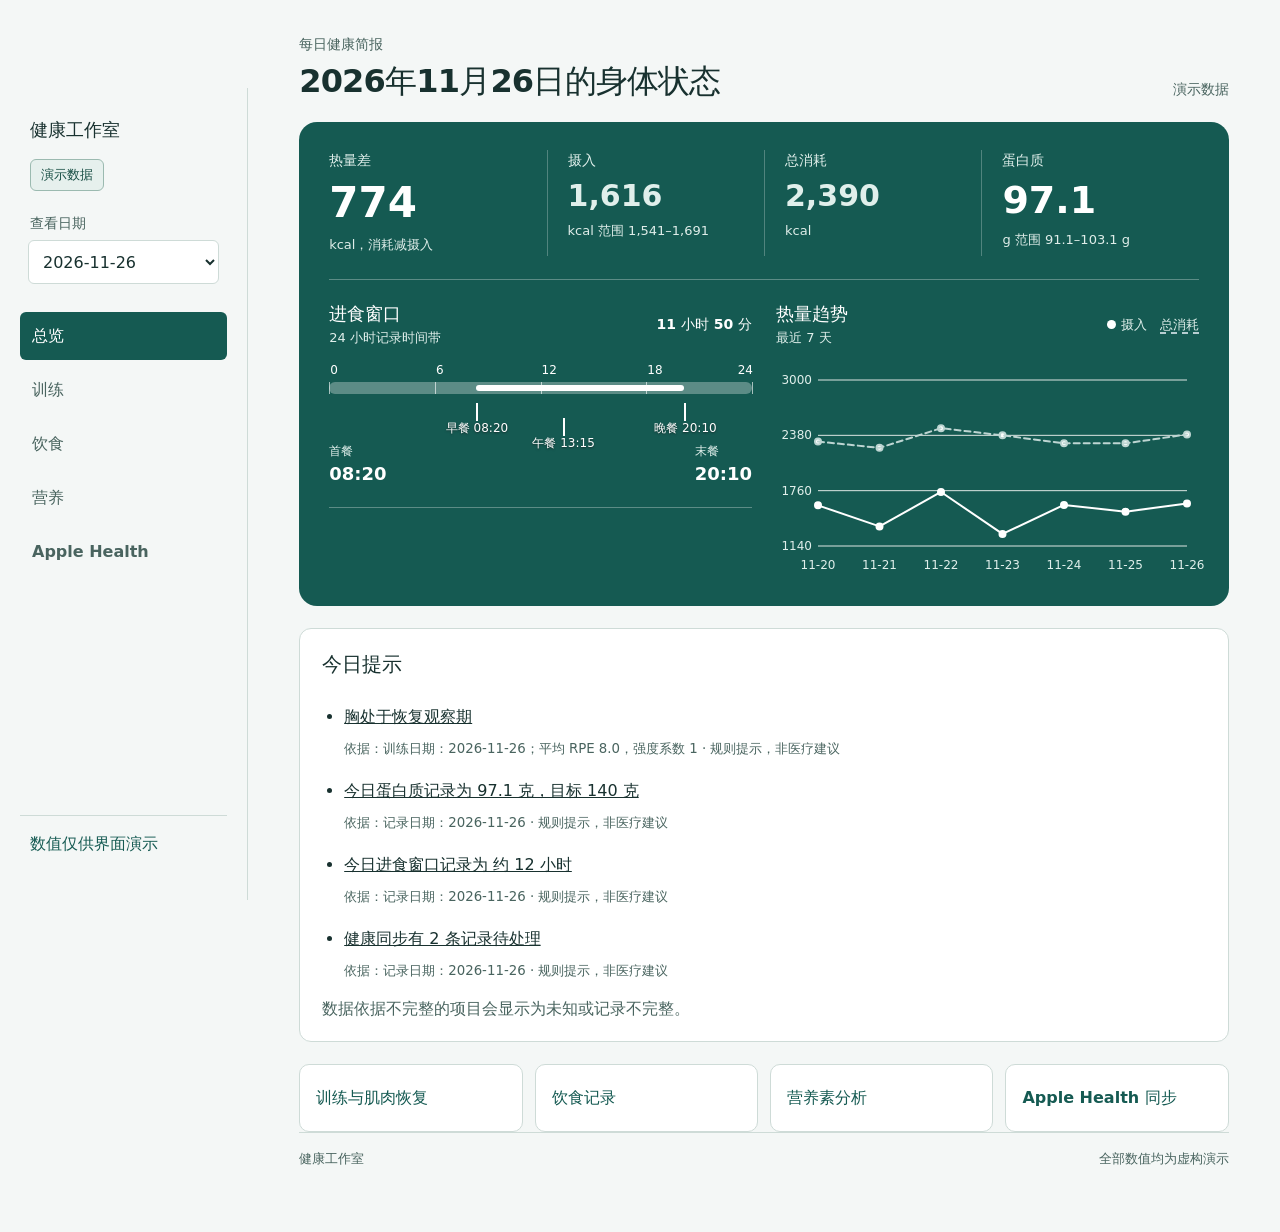
<file: index.html>
<!doctype html>
<html lang="zh-CN">
<head>
  <meta charset="utf-8">
  <meta name="viewport" content="width=device-width,initial-scale=1">
  <meta name="theme-color" content="#f4f7f6">
  <title>健康工作室，身体状态</title>
  <link rel="icon" href="favicon.svg" type="image/svg+xml">
  <link rel="stylesheet" href="styles/app.css">
</head>
<body>
  <a class="skip" href="#main">跳到主要内容</a>
  <div class="mobile-header">
    <header class="top">
      <a class="brand" href="#/overview"><span class="brand-mark" aria-hidden="true">+</span><span><strong>健康工作室</strong><small>每日健康简报</small></span></a>
      <div class="top-tools"><span class="sample-badge">演示数据</span><label class="mobile-date-label" for="day-select">日期</label><select id="day-select" data-control="date-switch" name="date" aria-label="查看日期"></select></div>
    </header>
  </div>
  <div class="shell">
    <aside class="sidebar"><a class="side-caption" href="#/overview">健康工作室</a><span class="sample-badge">演示数据</span><label for="side-day-select">查看日期</label><select id="side-day-select" data-control="date-switch" aria-label="查看日期"></select><nav aria-label="主导航">
      <a data-nav="overview" href="#/overview">总览</a><a data-nav="workout" href="#/workout">训练</a><a data-nav="food" href="#/food">饮食</a><a data-nav="nutrition" href="#/nutrition">营养</a><a data-nav="apple-health" href="#/apple-health">Apple Health</a>
    </nav><div class="side-note">数值仅供界面演示</div></aside>
    <nav class="mobile-nav" aria-label="主导航">
      <a data-nav="overview" href="#/overview"><span class="nav-icon icon-overview" aria-hidden="true"></span>总览</a><a data-nav="workout" href="#/workout"><span class="nav-icon icon-workout" aria-hidden="true"></span>训练</a><a data-nav="food" href="#/food"><span class="nav-icon icon-food" aria-hidden="true"></span>饮食</a><a data-nav="nutrition" href="#/nutrition"><span class="nav-icon icon-nutrition" aria-hidden="true"></span>营养</a><a data-nav="apple-health" href="#/apple-health"><span class="nav-icon icon-health" aria-hidden="true"></span>健康</a>
    </nav>
    <main id="main" tabindex="-1">
      <section id="overview" data-module="overview" data-page="overview" class="module">
        <div class="page-heading"><div><p class="eyebrow">每日健康简报</p><h1 data-dynamic-title tabindex="-1" data-page-title></h1></div><span class="sync-summary">演示数据</span></div>
        <div class="hero-state">
          <div class="hero-metrics">
            <article class="metric lead"><span>热量差</span><strong data-metric="deficit-kcal"></strong><small>kcal，消耗减摄入</small></article>
            <article class="metric support"><span>摄入</span><strong data-metric="intake-kcal"></strong><small>kcal <i data-metric-note="intake-kcal">食物项汇总</i></small></article>
            <article class="metric support"><span>总消耗</span><strong data-metric="burn-kcal"></strong><small>kcal</small></article>
            <article class="metric"><span>蛋白质</span><strong data-metric="protein-g"></strong><small>g <i data-metric-note="protein-g">区间中值口径</i></small></article>
          </div>
          <div class="overview-grid">
            <article class="eating-panel"><div class="panel-title"><div><h2>进食窗口</h2><p>24 小时记录时间带</p></div><span class="window-total" data-metric="eating-duration"></span></div><div class="day-band"><div class="window-track"><span hidden></span><span class="window-meals"></span><span class="window-ticks"><i data-time="0"></i><i data-time="6"></i><i data-time="12"></i><i data-time="18"></i><i data-time="24"></i></span></div></div><div class="window-times"><span>首餐 <strong data-metric="eating-first"></strong></span><span>末餐 <strong data-metric="eating-last"></strong></span></div><div class="panel-foot"></div></article>
            <article class="mini-chart"><div class="panel-title"><div><h2>热量趋势</h2><p data-range-label></p></div><span class="legend"><i></i>摄入　<span class="burn-key">总消耗</span></span></div><div id="overview-chart"></div></article>
          </div>
        </div>
        <section id="daily-hints" data-hints class="panel daily-hints"><h2>今日提示</h2><p>提示内容将在后续接入。</p></section>
        <section class="page-entries" aria-label="功能入口"><a href="#/workout">训练与肌肉恢复</a><a href="#/food">饮食记录</a><a href="#/nutrition">营养素分析</a><a href="#/apple-health">Apple Health 同步</a></section>
      </section>
      <section id="workout" data-module="training" data-page="workout" class="module" hidden>
        <div class="section-heading"><div><p class="eyebrow">训练与恢复</p><h2 tabindex="-1" data-page-title>训练</h2></div></div>
        <article class="panel recovery-panel"><div class="panel-title"><div><h3>肌肉恢复估计</h3><p>点选肌群查看详情</p></div></div><div class="recovery-layout"><div class="recovery-figure"><div class="body-view-switch" role="group" aria-label="切换人体视图"><button type="button" class="selected" data-control="body-view" data-view="front" aria-pressed="true">正面</button><button type="button" data-control="body-view" data-view="back" aria-pressed="false">背面</button></div><div id="recovery-legend" class="recovery-legend"></div><div id="body-maps" class="body-maps"></div><div id="muscle-chips" class="muscle-chips" role="group" aria-label="按名称选择肌群"></div><div id="muscle-peek" class="muscle-peek" hidden></div></div><section id="muscle-detail" class="muscle-detail" aria-live="polite"></section></div></article>
        <article class="panel coverage-panel"><div class="panel-title"><div><h3>本周肌群覆盖</h3><p>按迪拜时区周一至周日统计</p></div><button type="button" id="coverage-clear" class="text-button">清除筛选</button></div><div class="coverage-filters"><label>起始日期<select data-control="coverage-date-from"></select></label><label>结束日期<select data-control="coverage-date-to"></select></label><label>肌群<select data-control="coverage-muscle"></select></label><label>训练类型<select data-control="coverage-type"></select></label><label>数据来源<select data-control="coverage-source"></select></label></div><div id="coverage-rows" class="coverage-rows"></div><h3 class="balance-title">大类训练量分布</h3><div id="coverage-balance" class="coverage-balance"></div></article>
        <article class="panel day-status-panel"><div class="panel-title"><div><h3>近 14 天训练记录</h3><p>每日状态与训练次数</p></div></div><div id="day-status-strip" class="day-status-strip"></div><div id="activity-heatmap" class="activity-heatmap"></div><div id="day-status-legend" class="day-status-legend"></div></article>
        <details class="panel trend-panel workout-fold"><summary>趋势与训练列表</summary><div class="panel-title"><div><h3>训练时长与活动热量</h3><p>空缺断线；均值仅按有记录日期计算</p></div></div><div id="training-trends"></div><div class="panel-title"><div><h3>训练记录</h3><p>动作、组数与来源</p></div></div><div data-list="workouts" id="workout-list"></div></details>
        <details class="panel workout-rules"><summary>动作映射与恢复规则</summary><div id="rules-summary" class="rules-summary"></div><div id="rules-mapping" class="rules-mapping"></div></details>
      </section>
      <section id="diet" data-module="nutrition-diet" data-page="food" class="module" hidden><div class="section-heading"><div><p class="eyebrow">摄入</p><h2 tabindex="-1" data-page-title>饮食记录</h2></div><span class="section-meta">按所选日期更新</span></div>
        <div class="diet-grid"><article class="panel meal-panel"><div class="panel-title"><div><h3 data-meal-title></h3><p>三餐摄入分布</p></div><strong id="meal-total" class="small-total"></strong></div><div id="meal-bars"></div></article><article class="panel timeline-panel"><div class="panel-title"><div><h3>进食时间轴</h3><p>实际记录时点</p></div><span id="timeline-window"></span></div><div id="timeline"></div></article></div>
        <div class="trend-grid"><article class="panel"><div class="panel-title"><div><h3>热量趋势</h3><p data-range-label></p></div><span class="legend"><i></i>摄入</span></div><div id="kcal-chart"></div></article><article class="panel"><div class="panel-title"><div><h3>蛋白质趋势</h3><p data-range-label></p></div><span class="legend protein"><i></i>蛋白质</span></div><div id="protein-chart"></div></article></div>
        <article class="food-details-panel"><div class="panel-title"><div><h3>食物记录</h3><p>能量与主要营养素；展开查看详情</p></div></div><div id="food-details"></div></article>
      </section>
      <section id="nutrients" data-module="nutrients" data-page="nutrition" class="module" hidden><div class="section-heading"><div><p class="eyebrow">食物成分</p><h2 tabindex="-1" data-page-title>营养素</h2></div><label class="switch-label">趋势指标<select data-control="nutrient-switch" id="nutrient-select" name="nutrient"></select></label></div>
        <article class="nutrient-focus panel"><div class="panel-title"><div><h3>核心营养素</h3><p>数值、单位与示例目标</p></div><span class="target-badge">示例目标</span></div><div id="core-nutrients"></div></article>
        <div class="nutrient-layout"><article class="panel nutrient-chart-panel"><div class="panel-title"><div><h3 data-nutrient-title></h3><p>逐项累计，未知值不按零计算</p></div><span class="target-badge" data-target-mode>示例目标</span></div><p id="coverage-summary"></p><div id="nutrient-chart"></div></article><article class="panel nutrient-table-panel"><details data-expand="micronutrients"><summary>维生素和矿物质 <span>查看逐项明细</span></summary><div id="nutrient-rows"></div></details></article></div>
      </section>
      <section id="sync" data-module="sync" data-page="apple-health" class="module" hidden><div class="section-heading"><div><p class="eyebrow">来源与可信度</p><h2 tabindex="-1" data-page-title>Apple Health</h2></div></div>
        <div class="ah-summary"><article class="ah-tile ah-tile-sync"><span class="ah-tile-label">最近同步时间</span><strong id="last-sync"></strong></article><div id="ah-statuses" class="ah-statuses"></div></div>
        <details class="panel ah-fold ah-records"><summary>同步记录明细</summary>
          <div class="panel-title"><div><h3>延迟补录演练</h3><p>按规则计划和模拟应用的结果</p></div></div><div id="ah-batches"></div>
          <div class="panel-title"><div><h3>数据来源时间线</h3><p>冲突双方并列显示，状态同时使用图标与文字</p></div></div><div id="sync-statuses" class="sync-statuses"></div><div id="source-records"></div>
        </details>
        <details class="panel ah-fold ah-audit"><summary>处理历史与审计日志</summary>
          <div class="panel-title"><div><h3>处理记录</h3><p>补录与核对均保留来源</p></div></div><div id="audit-list" class="audit-list" aria-live="polite"></div><div id="ah-energy"></div>
        </details>
      </section>
      <footer>健康工作室 <span>全部数值均为虚构演示</span></footer>
    </main>
  </div>
  <div class="chart-tooltip" role="tooltip" hidden></div>
  <script type="module" src="src/app.js"></script>
</body>
</html>
</file>
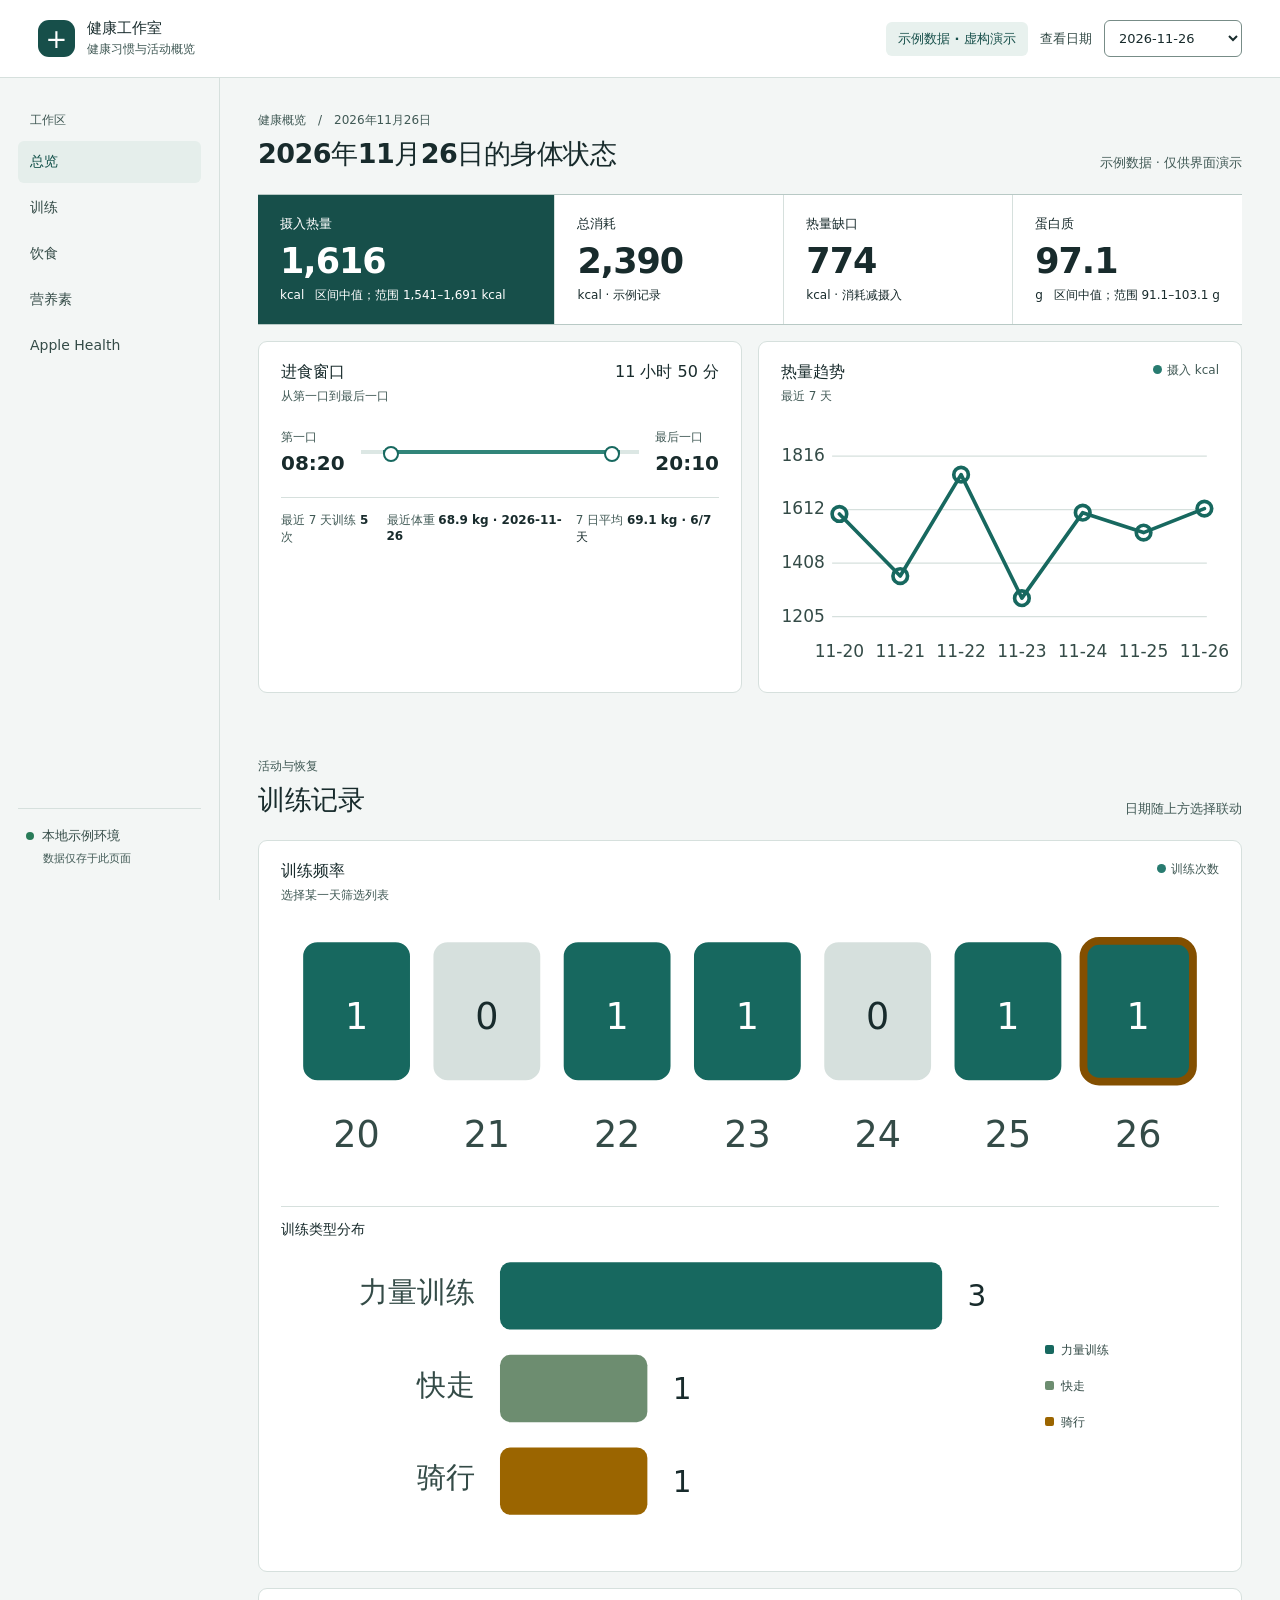
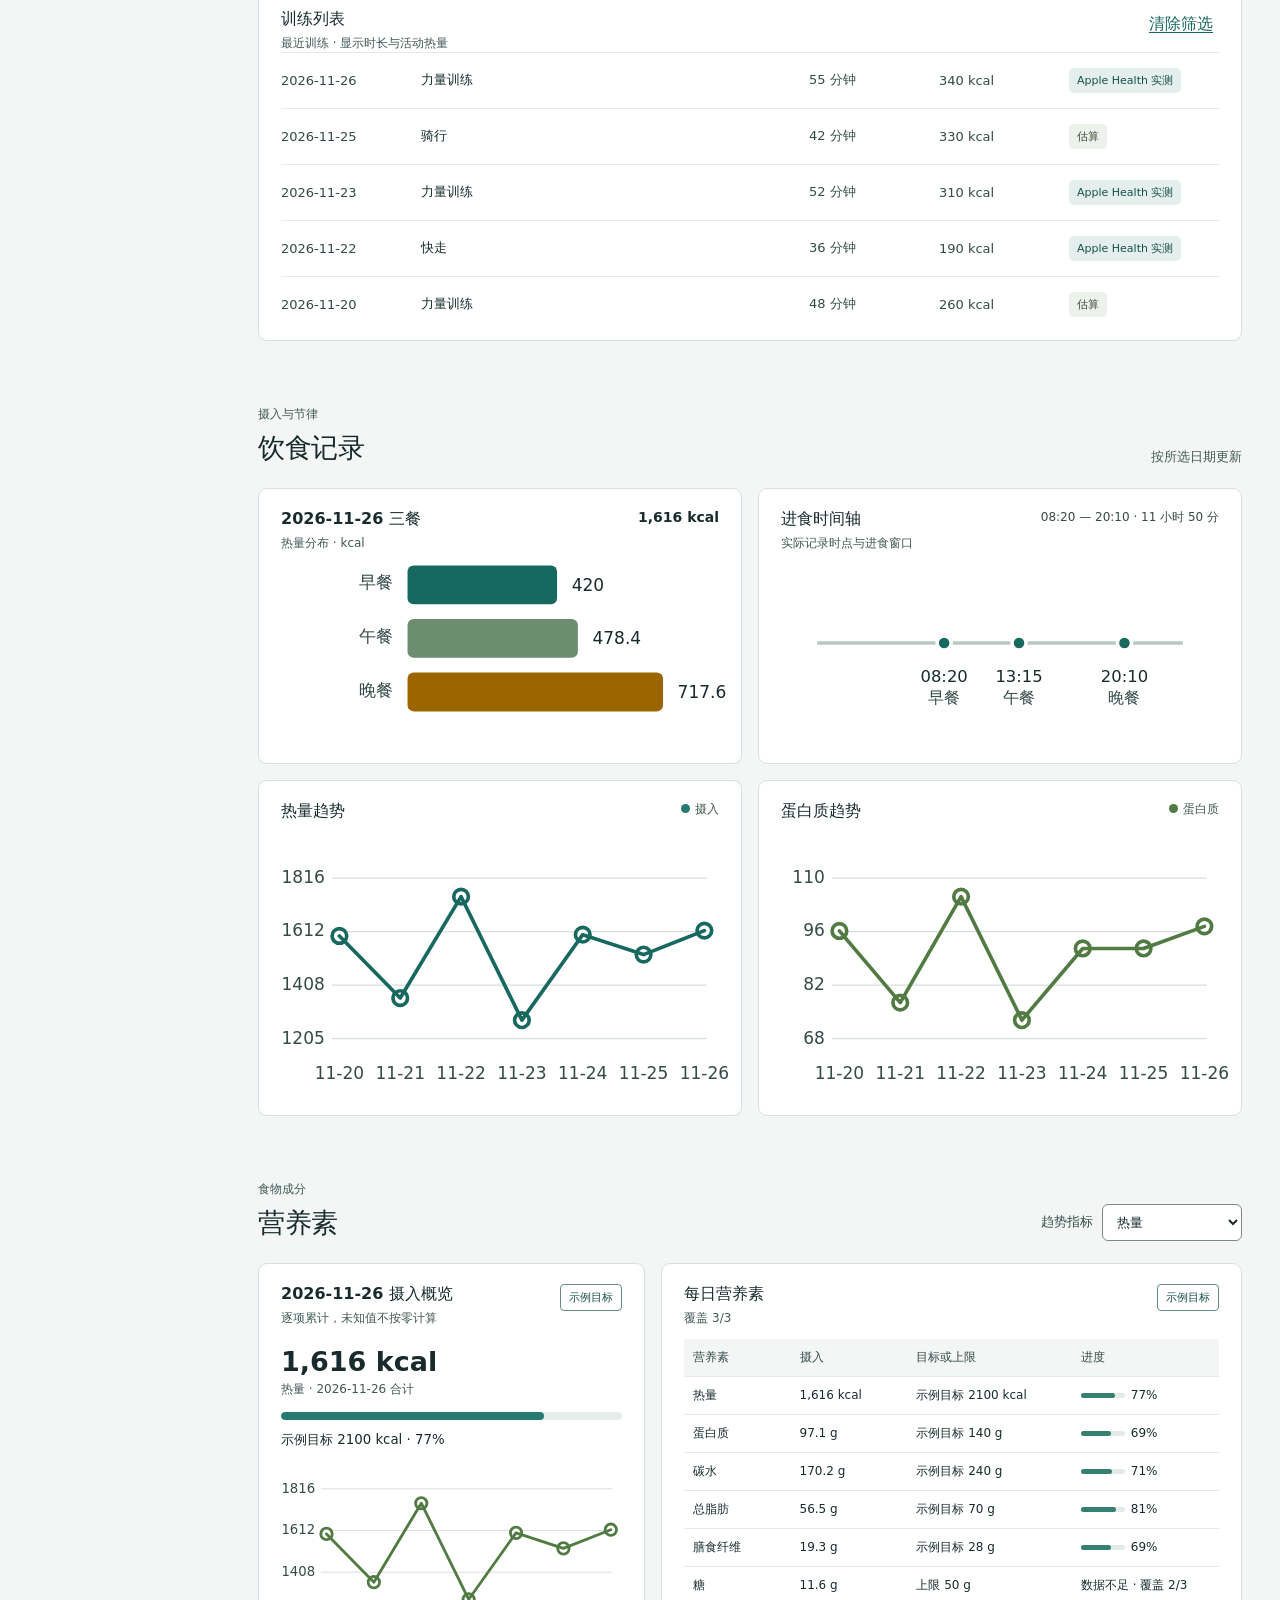
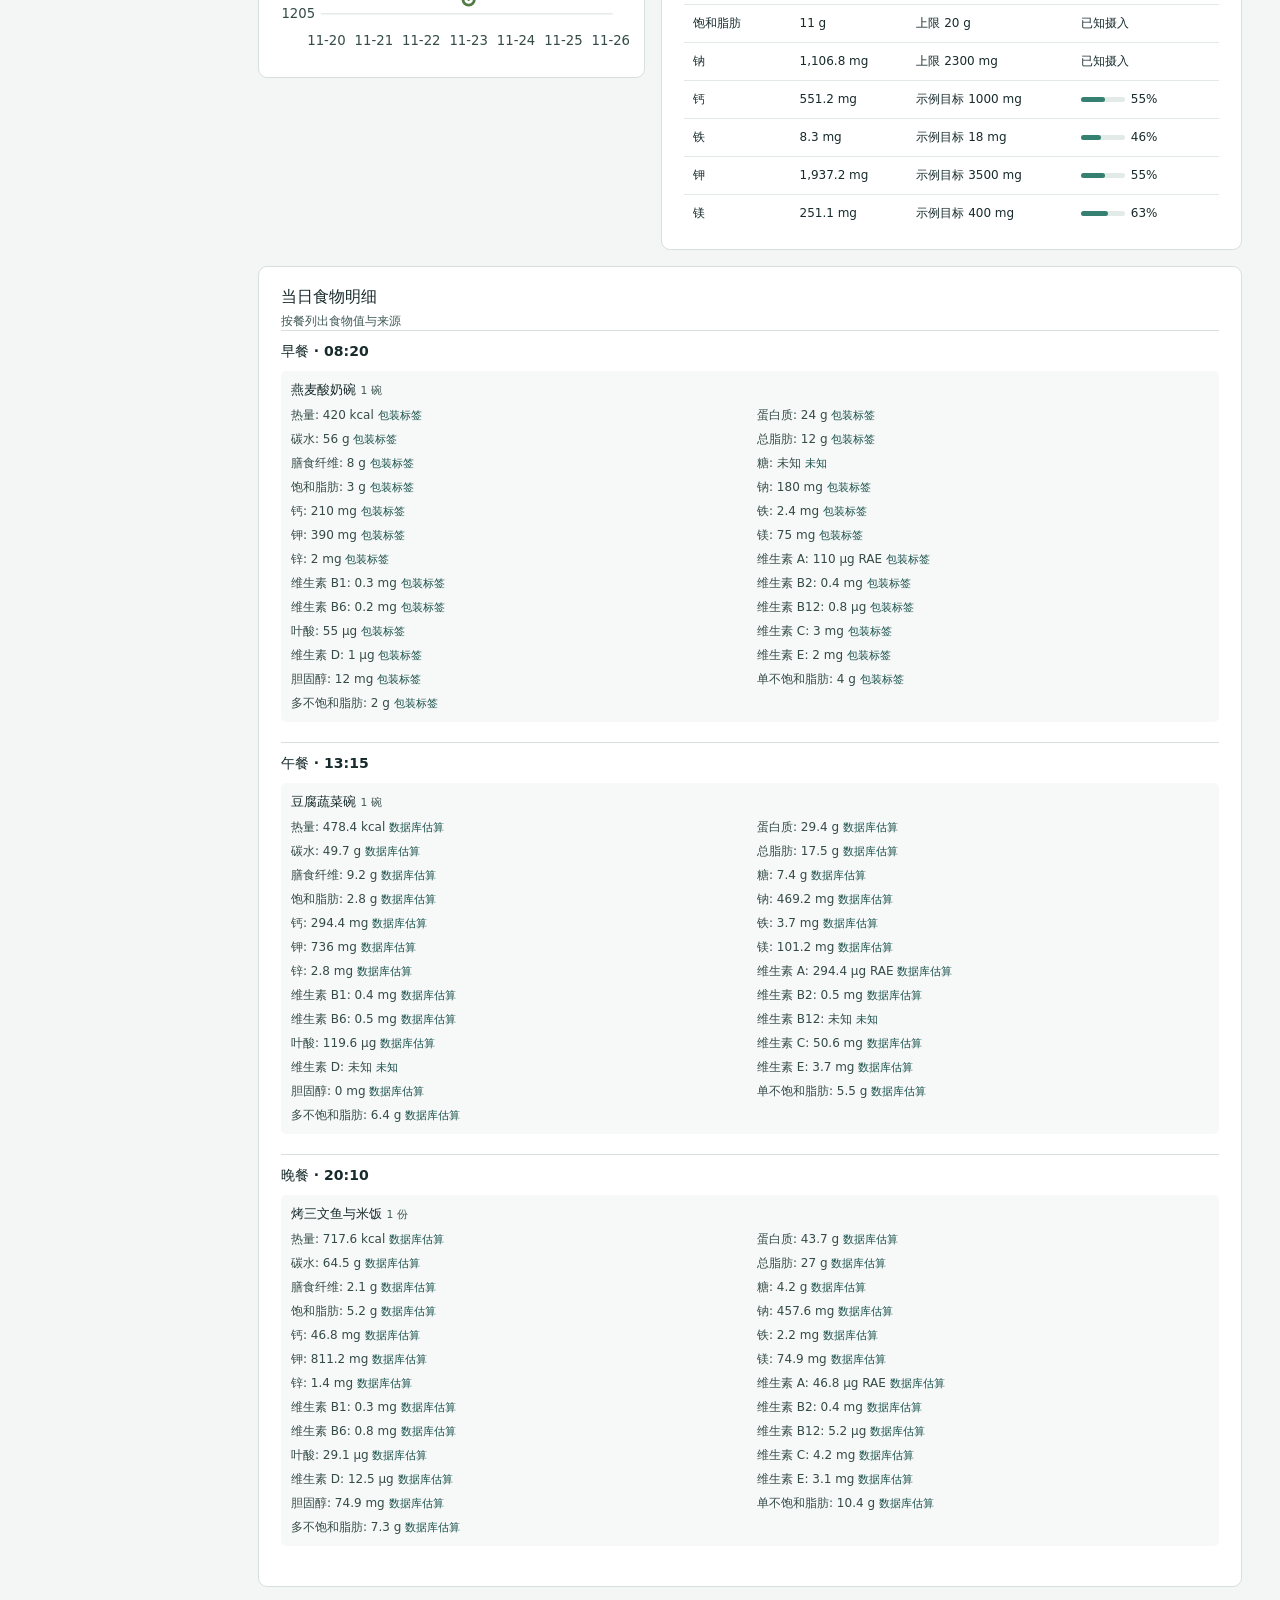
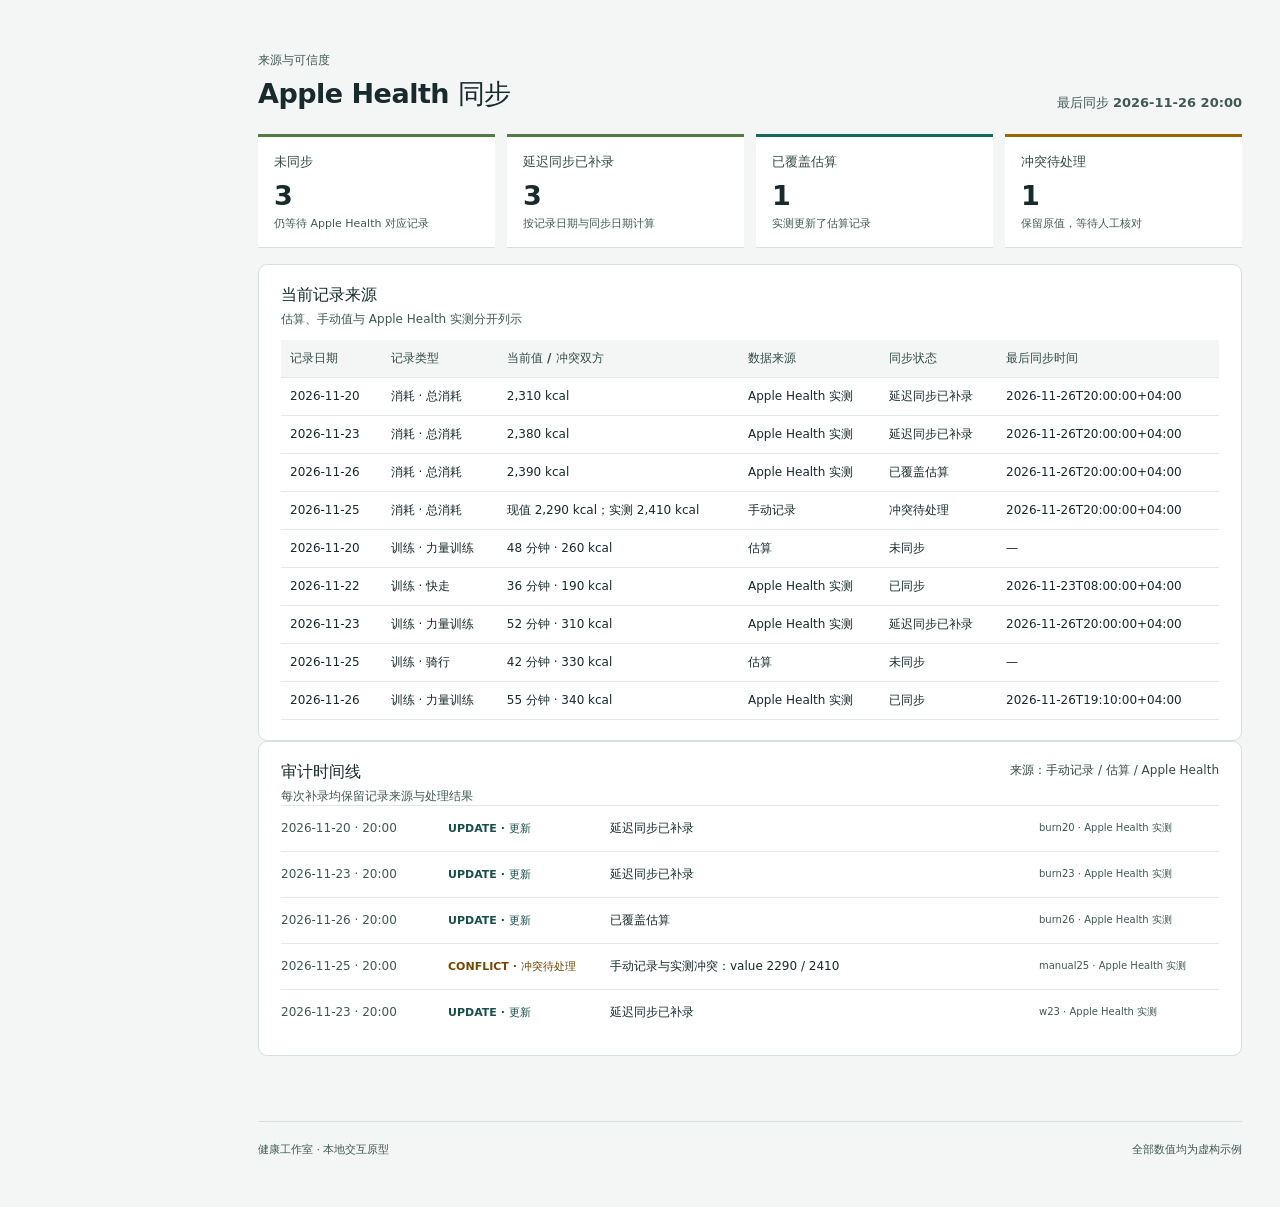
<file: v1/index.html>
<!doctype html>
<html lang="zh-CN">
<head>
  <meta charset="utf-8">
  <meta name="viewport" content="width=device-width,initial-scale=1">
  <meta name="theme-color" content="#f3f6f5">
  <title>健康工作室 · 数据概览</title>
  <link rel="icon" href="favicon.svg" type="image/svg+xml">
  <link rel="stylesheet" href="styles/app.css">
</head>
<body>
  <a class="skip" href="#main">跳到主要内容</a>
  <header class="top">
    <div class="brand"><span class="brand-mark" aria-hidden="true">+</span><div><strong>健康工作室</strong><small>健康习惯与活动概览</small></div></div>
    <div class="top-tools"><span class="sample-badge">示例数据 · 虚构演示</span><label for="day-select">查看日期</label><select id="day-select" data-control="date-switch" name="date" aria-label="查看日期"></select></div>
  </header>
  <div class="shell">
    <aside class="sidebar">
      <div class="side-caption">工作区</div>
      <nav aria-label="主导航">
        <a class="active" href="#overview" aria-current="location">总览</a><a href="#training">训练</a><a href="#diet">饮食</a><a href="#nutrients">营养素</a><a href="#sync">Apple Health</a>
      </nav>
      <div class="side-note"><span class="pulse"></span>本地示例环境<small>数据仅存于此页面</small></div>
    </aside>
    <main id="main">
      <section id="overview" data-module="overview" class="module">
        <div class="page-heading"><div><p class="eyebrow">健康概览　/　<span data-date-title></span></p><h1 data-dynamic-title></h1></div><span class="sync-summary">示例数据 · 仅供界面演示</span></div>
        <div class="hero-metrics">
          <article class="metric lead"><span>摄入热量</span><strong data-metric="intake-kcal"></strong><small>kcal <i data-metric-note="intake-kcal">食物项汇总</i></small></article>
          <article class="metric"><span>总消耗</span><strong data-metric="burn-kcal"></strong><small>kcal · 示例记录</small></article>
          <article class="metric"><span>热量缺口</span><strong data-metric="deficit-kcal"></strong><small>kcal · 消耗减摄入</small></article>
          <article class="metric"><span>蛋白质</span><strong data-metric="protein-g"></strong><small>g <i data-metric-note="protein-g">区间中值口径</i></small></article>
        </div>
        <div class="overview-grid">
          <article class="panel eating-panel"><div class="panel-title"><div><h2>进食窗口</h2><p>从第一口到最后一口</p></div><span class="window-total" data-metric="eating-duration"></span></div>
            <div class="window-times"><div><small>第一口</small><strong data-metric="eating-first"></strong></div><div class="window-track"><span></span></div><div><small>最后一口</small><strong data-metric="eating-last"></strong></div></div>
            <div class="panel-foot"><span>最近 7 天训练 <b data-metric="week-workouts"></b> 次</span><span>最近体重 <b data-metric="latest-weight"></b></span><span>7 日平均 <b data-metric="weight-avg7"></b></span></div>
          </article>
          <article class="panel mini-chart"><div class="panel-title"><div><h2>热量趋势</h2><p data-range-label></p></div><span class="legend"><i></i>摄入 kcal</span></div><div id="overview-chart"></div></article>
        </div>
      </section>
      <section id="training" data-module="training" class="module">
        <div class="section-heading"><div><p class="eyebrow">活动与恢复</p><h2>训练记录</h2></div><span class="section-meta">日期随上方选择联动</span></div>
        <article class="panel chart-panel"><div class="panel-title"><div><h3>训练频率</h3><p>选择某一天筛选列表</p></div><span class="legend"><i></i>训练次数</span></div><div id="heatmap"></div>
          <div class="distribution"><div><h3>训练类型分布</h3><div id="distribution"></div></div><div class="chart-legend"><button data-filter="力量训练" aria-pressed="false"><i class="swatch strength"></i>力量训练</button><button data-filter="快走" aria-pressed="false"><i class="swatch walk"></i>快走</button><button data-filter="骑行" aria-pressed="false"><i class="swatch bike"></i>骑行</button></div></div>
        </article>
        <article class="panel list-panel"><div class="panel-title"><div><h3>训练列表</h3><p id="workout-filter-label">最近训练 · 显示时长与活动热量</p></div><button class="text-button" id="clear-filter">清除筛选</button></div><div data-list="workouts" id="workout-list"></div></article>
      </section>
      <section id="diet" data-module="nutrition-diet" class="module">
        <div class="section-heading"><div><p class="eyebrow">摄入与节律</p><h2>饮食记录</h2></div><span class="section-meta">按所选日期更新</span></div>
        <div class="diet-grid"><article class="panel"><div class="panel-title"><div><h3 data-meal-title></h3><p>热量分布 · kcal</p></div><strong id="meal-total" class="small-total"></strong></div><div id="meal-bars"></div></article>
          <article class="panel timeline-panel"><div class="panel-title"><div><h3>进食时间轴</h3><p>实际记录时点与进食窗口</p></div><span id="timeline-window"></span></div><div id="timeline"></div></article></div>
        <div class="trend-grid"><article class="panel"><div class="panel-title"><div><h3>热量趋势</h3><p data-range-label></p></div><span class="legend"><i></i>摄入</span></div><div id="kcal-chart"></div></article>
          <article class="panel"><div class="panel-title"><div><h3>蛋白质趋势</h3><p data-range-label></p></div><span class="legend protein"><i></i>蛋白质</span></div><div id="protein-chart"></div></article></div>
      </section>
      <section id="nutrients" data-module="nutrients" class="module">
        <div class="section-heading"><div><p class="eyebrow">食物成分</p><h2>营养素</h2></div><label class="switch-label">趋势指标<select data-control="nutrient-switch" id="nutrient-select" name="nutrient"></select></label></div>
        <div class="nutrient-layout"><article class="panel nutrient-focus"><div class="panel-title"><div><h3 data-nutrient-title></h3><p>逐项累计，未知值不按零计算</p></div><span class="target-badge" data-target-mode>示例目标</span></div><div id="nutrient-focus"></div><div id="nutrient-chart"></div></article>
          <article class="panel nutrient-table-panel"><div class="panel-title"><div><h3>每日营养素</h3><p id="coverage-summary"></p></div><span class="target-badge">示例目标</span></div><div class="table-scroll"><table><thead><tr><th>营养素</th><th>摄入</th><th>目标或上限</th><th>进度</th></tr></thead><tbody id="nutrient-rows"></tbody></table></div></article></div>
        <article class="panel food-details-panel"><div class="panel-title"><div><h3>当日食物明细</h3><p>按餐列出食物值与来源</p></div></div><div id="food-details"></div></article>
      </section>
      <section id="sync" data-module="sync" class="module">
        <div class="section-heading"><div><p class="eyebrow">来源与可信度</p><h2>Apple Health 同步</h2></div><span class="section-meta">最后同步 <b id="last-sync"></b></span></div>
        <div id="sync-statuses" class="sync-statuses"></div>
        <article class="panel source-table-panel"><div class="panel-title"><div><h3>当前记录来源</h3><p>估算、手动值与 Apple Health 实测分开列示</p></div></div><div class="table-scroll"><table><thead><tr><th>记录日期</th><th>记录类型</th><th>当前值 / 冲突双方</th><th>数据来源</th><th>同步状态</th><th>最后同步时间</th></tr></thead><tbody id="source-records"></tbody></table></div></article>
        <article class="panel"><div class="panel-title"><div><h3>审计时间线</h3><p>每次补录均保留记录来源与处理结果</p></div><span class="source-label">来源：手动记录 / 估算 / Apple Health</span></div><div id="audit-list" class="audit-list" aria-live="polite"></div></article>
      </section>
      <footer>健康工作室 · 本地交互原型 <span>全部数值均为虚构示例</span></footer>
    </main>
  </div>
  <div class="chart-tooltip" role="tooltip" hidden></div>
  <script type="module" src="src/app.js"></script>
</body>
</html>
</file>
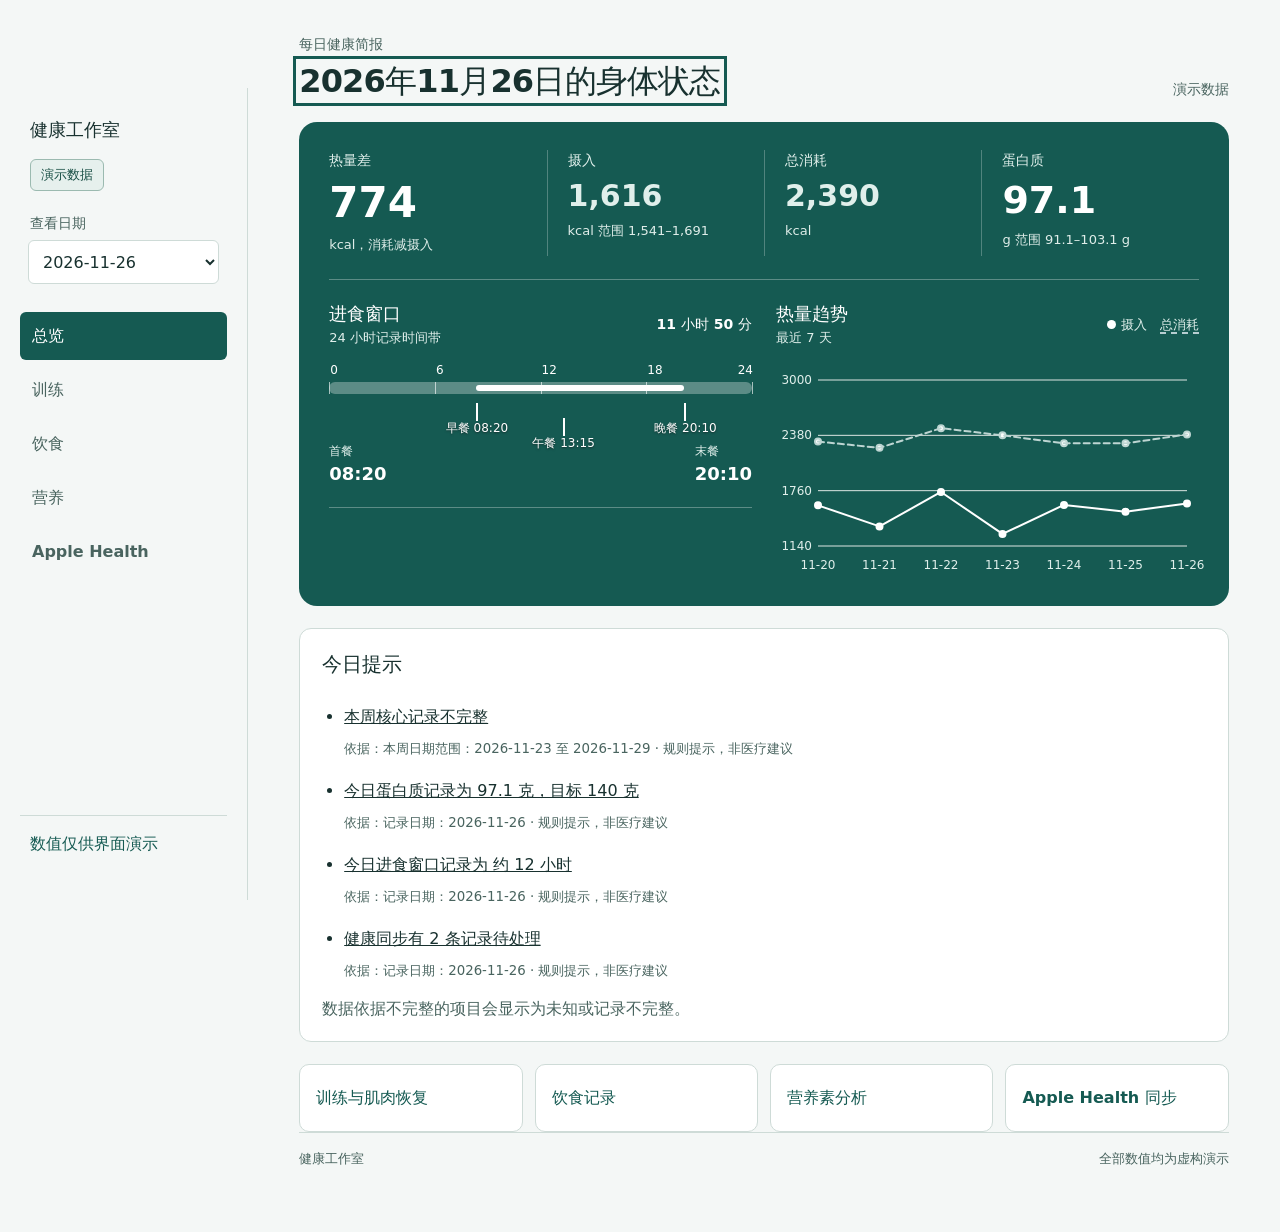
<file: v2.1/index.html>
<!doctype html>
<html lang="zh-CN">
<head>
  <meta charset="utf-8">
  <meta name="viewport" content="width=device-width,initial-scale=1">
  <meta name="theme-color" content="#f4f7f6">
  <title>健康工作室，身体状态</title>
  <link rel="icon" href="favicon.svg" type="image/svg+xml">
  <link rel="stylesheet" href="styles/app.css">
</head>
<body>
  <a class="skip" href="#main">跳到主要内容</a>
  <div class="mobile-header">
    <header class="top">
      <a class="brand" href="#/overview"><span class="brand-mark" aria-hidden="true">+</span><span><strong>健康工作室</strong><small>每日健康简报</small></span></a>
      <div class="top-tools"><span class="sample-badge">演示数据</span><label class="mobile-date-label" for="day-select">日期</label><select id="day-select" data-control="date-switch" name="date" aria-label="查看日期"></select></div>
    </header>
  </div>
  <div class="shell">
    <aside class="sidebar"><a class="side-caption" href="#/overview">健康工作室</a><span class="sample-badge">演示数据</span><label for="side-day-select">查看日期</label><select id="side-day-select" data-control="date-switch" aria-label="查看日期"></select><nav aria-label="主导航">
      <a data-nav="overview" href="#/overview">总览</a><a data-nav="workout" href="#/workout">训练</a><a data-nav="food" href="#/food">饮食</a><a data-nav="nutrition" href="#/nutrition">营养</a><a data-nav="apple-health" href="#/apple-health">Apple Health</a>
    </nav><div class="side-note">数值仅供界面演示</div></aside>
    <nav class="mobile-nav" aria-label="主导航">
      <a data-nav="overview" href="#/overview"><span class="nav-icon icon-overview" aria-hidden="true"></span>总览</a><a data-nav="workout" href="#/workout"><span class="nav-icon icon-workout" aria-hidden="true"></span>训练</a><a data-nav="food" href="#/food"><span class="nav-icon icon-food" aria-hidden="true"></span>饮食</a><a data-nav="nutrition" href="#/nutrition"><span class="nav-icon icon-nutrition" aria-hidden="true"></span>营养</a><a data-nav="apple-health" href="#/apple-health"><span class="nav-icon icon-health" aria-hidden="true"></span>健康</a>
    </nav>
    <main id="main" tabindex="-1">
      <section id="overview" data-module="overview" data-page="overview" class="module">
        <div class="page-heading"><div><p class="eyebrow">每日健康简报</p><h1 data-dynamic-title tabindex="-1" data-page-title></h1></div><span class="sync-summary">演示数据</span></div>
        <div class="hero-state">
          <div class="hero-metrics">
            <article class="metric lead"><span>热量差</span><strong data-metric="deficit-kcal"></strong><small>kcal，消耗减摄入</small></article>
            <article class="metric support"><span>摄入</span><strong data-metric="intake-kcal"></strong><small>kcal <i data-metric-note="intake-kcal">食物项汇总</i></small></article>
            <article class="metric support"><span>总消耗</span><strong data-metric="burn-kcal"></strong><small>kcal</small></article>
            <article class="metric"><span>蛋白质</span><strong data-metric="protein-g"></strong><small>g <i data-metric-note="protein-g">区间中值口径</i></small></article>
          </div>
          <div class="overview-grid">
            <article class="eating-panel"><div class="panel-title"><div><h2>进食窗口</h2><p>24 小时记录时间带</p></div><span class="window-total" data-metric="eating-duration"></span></div><div class="day-band"><div class="window-track"><span hidden></span><span class="window-meals"></span><span class="window-ticks"><i data-time="0"></i><i data-time="6"></i><i data-time="12"></i><i data-time="18"></i><i data-time="24"></i></span></div></div><div class="window-times"><span>首餐 <strong data-metric="eating-first"></strong></span><span>末餐 <strong data-metric="eating-last"></strong></span></div><div class="panel-foot"></div></article>
            <article class="mini-chart"><div class="panel-title"><div><h2>热量趋势</h2><p data-range-label></p></div><span class="legend"><i></i>摄入　<span class="burn-key">总消耗</span></span></div><div id="overview-chart"></div></article>
          </div>
        </div>
        <section id="daily-hints" data-hints class="panel daily-hints"><h2>今日提示</h2><p>提示内容将在后续接入。</p></section>
        <section class="page-entries" aria-label="功能入口"><a href="#/workout">训练与肌肉恢复</a><a href="#/food">饮食记录</a><a href="#/nutrition">营养素分析</a><a href="#/apple-health">Apple Health 同步</a></section>
      </section>
      <section id="workout" data-module="training" data-page="workout" class="module" hidden>
        <div class="section-heading"><div><p class="eyebrow">训练与恢复</p><h2 tabindex="-1" data-page-title>训练</h2></div><span class="section-meta">状态来自训练记录，不由缺失数据推断</span></div>
        <article class="panel recovery-panel"><div class="panel-title"><div><h3>肌肉恢复估计</h3><p>选择身体区域查看训练记录与估计依据</p></div></div><div class="body-view-switch" role="group" aria-label="切换人体视图"><button type="button" class="selected" data-control="body-view" data-view="front" aria-pressed="true">正面</button><button type="button" data-control="body-view" data-view="back" aria-pressed="false">背面</button></div><div id="body-maps" class="body-maps"></div><div id="recovery-legend" class="recovery-legend"></div><section id="muscle-detail" class="muscle-detail" aria-live="polite"></section></article>
        <article class="panel coverage-panel"><div class="panel-title"><div><h3>本周肌群覆盖</h3><p>按迪拜时区周一至周日统计</p></div><button type="button" id="coverage-clear" class="text-button">清除筛选</button></div><div class="coverage-filters"><label>起始日期<select data-control="coverage-date-from"></select></label><label>结束日期<select data-control="coverage-date-to"></select></label><label>肌群<select data-control="coverage-muscle"></select></label><label>训练类型<select data-control="coverage-type"></select></label><label>数据来源<select data-control="coverage-source"></select></label></div><div id="coverage-rows" class="coverage-rows"></div><h3 class="balance-title">大类训练量分布</h3><div id="coverage-balance" class="coverage-balance"></div></article>
        <article class="panel day-status-panel"><div class="panel-title"><div><h3>近 14 天训练记录</h3><p>合并状态与训练次数；空白只表示尚未记录</p></div></div><div id="day-status-strip" class="day-status-strip"></div><div id="activity-heatmap" class="activity-heatmap"></div><div id="day-status-legend" class="day-status-legend"></div></article>
        <details class="panel trend-panel workout-fold"><summary>趋势与训练列表</summary><div class="panel-title"><div><h3>训练时长与活动热量</h3><p>空缺断线；均值仅按有记录日期计算</p></div></div><div id="training-trends"></div><div class="panel-title"><div><h3>训练记录</h3><p>动作、组数与来源</p></div></div><div data-list="workouts" id="workout-list"></div></details>
      </section>
      <section id="diet" data-module="nutrition-diet" data-page="food" class="module" hidden><div class="section-heading"><div><p class="eyebrow">摄入</p><h2 tabindex="-1" data-page-title>饮食记录</h2></div><span class="section-meta">按所选日期更新</span></div>
        <div class="diet-grid"><article class="panel meal-panel"><div class="panel-title"><div><h3 data-meal-title></h3><p>三餐摄入分布</p></div><strong id="meal-total" class="small-total"></strong></div><div id="meal-bars"></div></article><article class="panel timeline-panel"><div class="panel-title"><div><h3>进食时间轴</h3><p>实际记录时点</p></div><span id="timeline-window"></span></div><div id="timeline"></div></article></div>
        <div class="trend-grid"><article class="panel"><div class="panel-title"><div><h3>热量趋势</h3><p data-range-label></p></div><span class="legend"><i></i>摄入</span></div><div id="kcal-chart"></div></article><article class="panel"><div class="panel-title"><div><h3>蛋白质趋势</h3><p data-range-label></p></div><span class="legend protein"><i></i>蛋白质</span></div><div id="protein-chart"></div></article></div>
        <article class="food-details-panel"><div class="panel-title"><div><h3>食物记录</h3><p>能量与主要营养素；展开查看详情</p></div></div><div id="food-details"></div></article>
      </section>
      <section id="nutrients" data-module="nutrients" data-page="nutrition" class="module" hidden><div class="section-heading"><div><p class="eyebrow">食物成分</p><h2 tabindex="-1" data-page-title>营养素</h2></div><label class="switch-label">趋势指标<select data-control="nutrient-switch" id="nutrient-select" name="nutrient"></select></label></div>
        <article class="nutrient-focus panel"><div class="panel-title"><div><h3>核心营养素</h3><p>数值、单位与示例目标</p></div><span class="target-badge">示例目标</span></div><div id="core-nutrients"></div></article>
        <div class="nutrient-layout"><article class="panel nutrient-chart-panel"><div class="panel-title"><div><h3 data-nutrient-title></h3><p>逐项累计，未知值不按零计算</p></div><span class="target-badge" data-target-mode>示例目标</span></div><p id="coverage-summary"></p><div id="nutrient-chart"></div></article><article class="panel nutrient-table-panel"><details data-expand="micronutrients"><summary>维生素和矿物质 <span>查看逐项明细</span></summary><div id="nutrient-rows"></div></details></article></div>
      </section>
      <section id="sync" data-module="sync" data-page="apple-health" class="module" hidden><div class="section-heading"><div><p class="eyebrow">来源与可信度</p><h2 tabindex="-1" data-page-title>Apple Health</h2></div><span class="section-meta">最后同步 <b id="last-sync"></b></span></div>
        <div id="sync-statuses" class="sync-statuses"></div><article class="panel source-table-panel"><div class="panel-title"><div><h3>数据来源时间线</h3><p>冲突双方并列显示，状态同时使用图标与文字</p></div></div><div id="source-records"></div></article><article class="panel"><div class="panel-title"><div><h3>处理记录</h3><p>补录与核对均保留来源</p></div></div><div id="audit-list" class="audit-list" aria-live="polite"></div></article>
        <article class="panel ah-backfill-panel"><div class="panel-title"><div><h3>延迟补录演练</h3><p>按规则计划和模拟应用的结果</p></div></div><div id="ah-statuses"></div><div id="ah-batches"></div><div id="ah-energy"></div></article>
      </section>
      <footer>健康工作室 <span>全部数值均为虚构演示</span></footer>
    </main>
  </div>
  <div class="chart-tooltip" role="tooltip" hidden></div>
  <script type="module" src="src/app.js"></script>
</body>
</html>
</file>
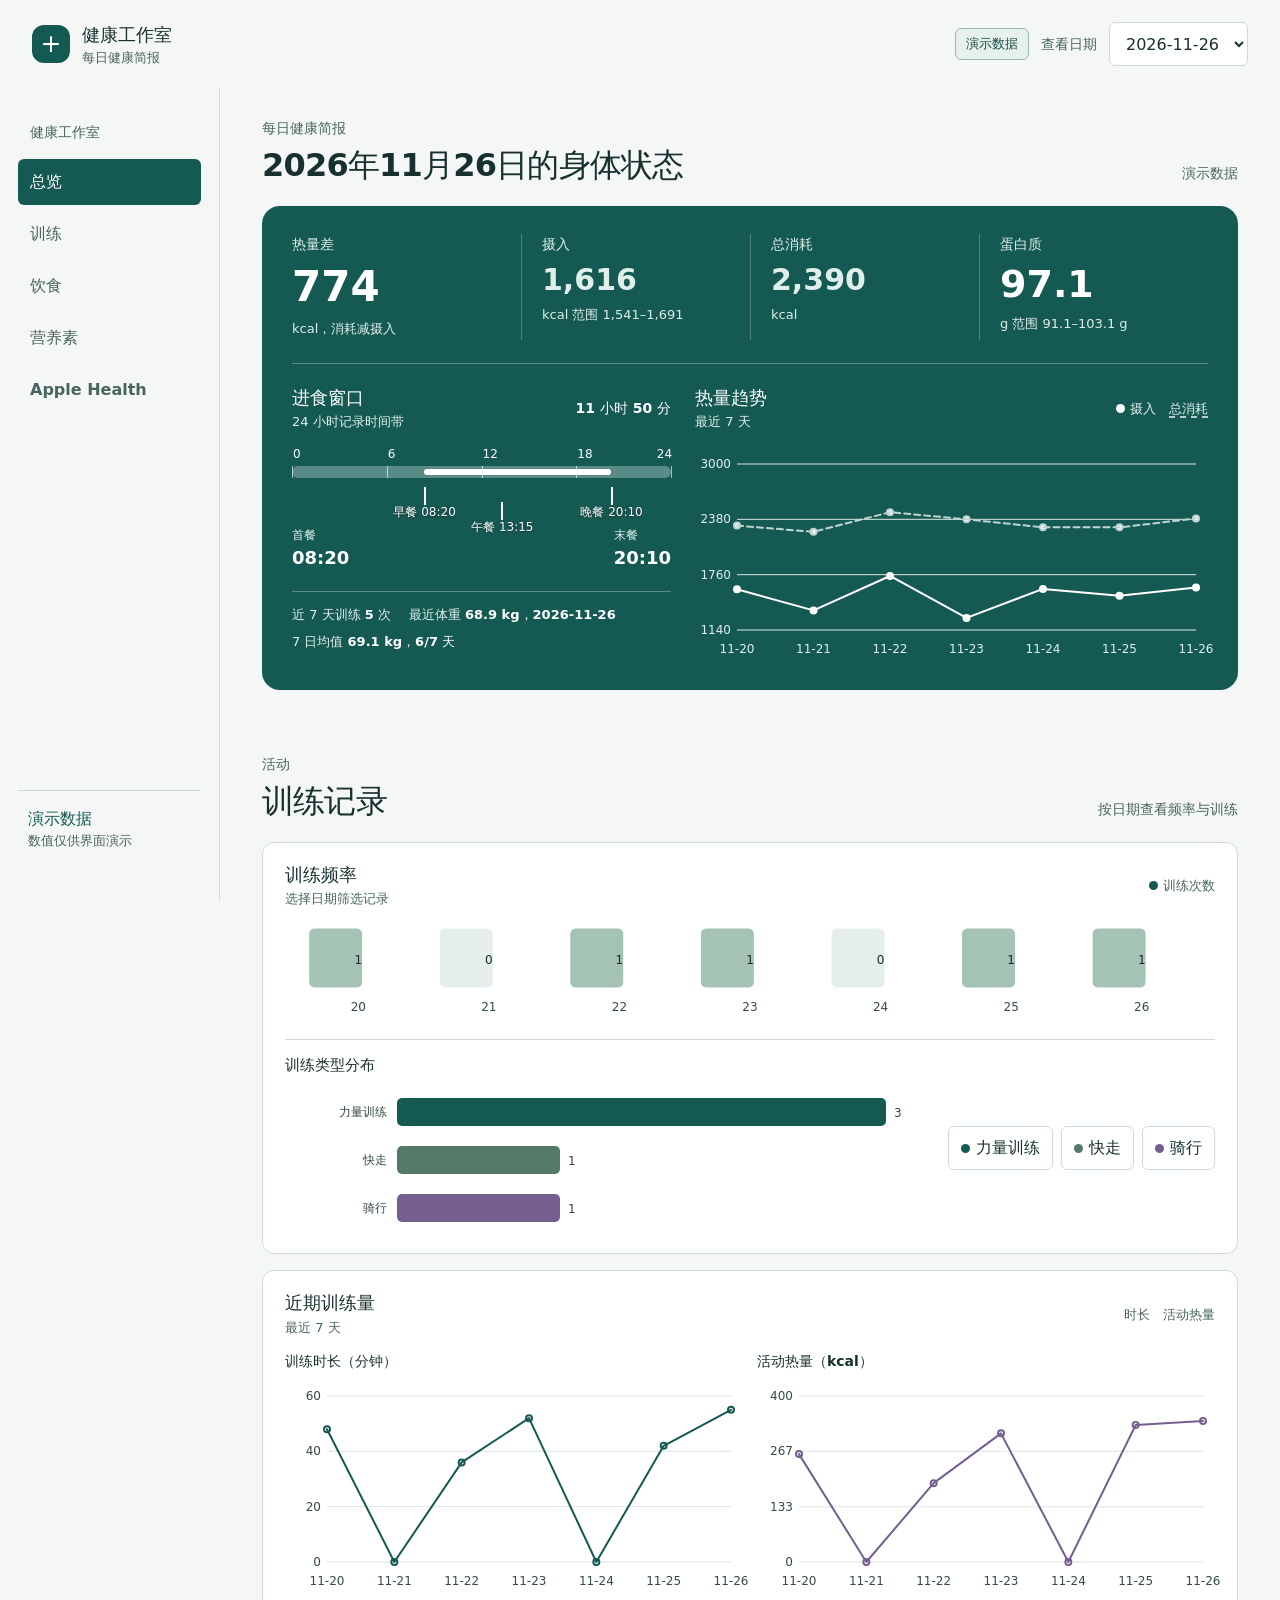
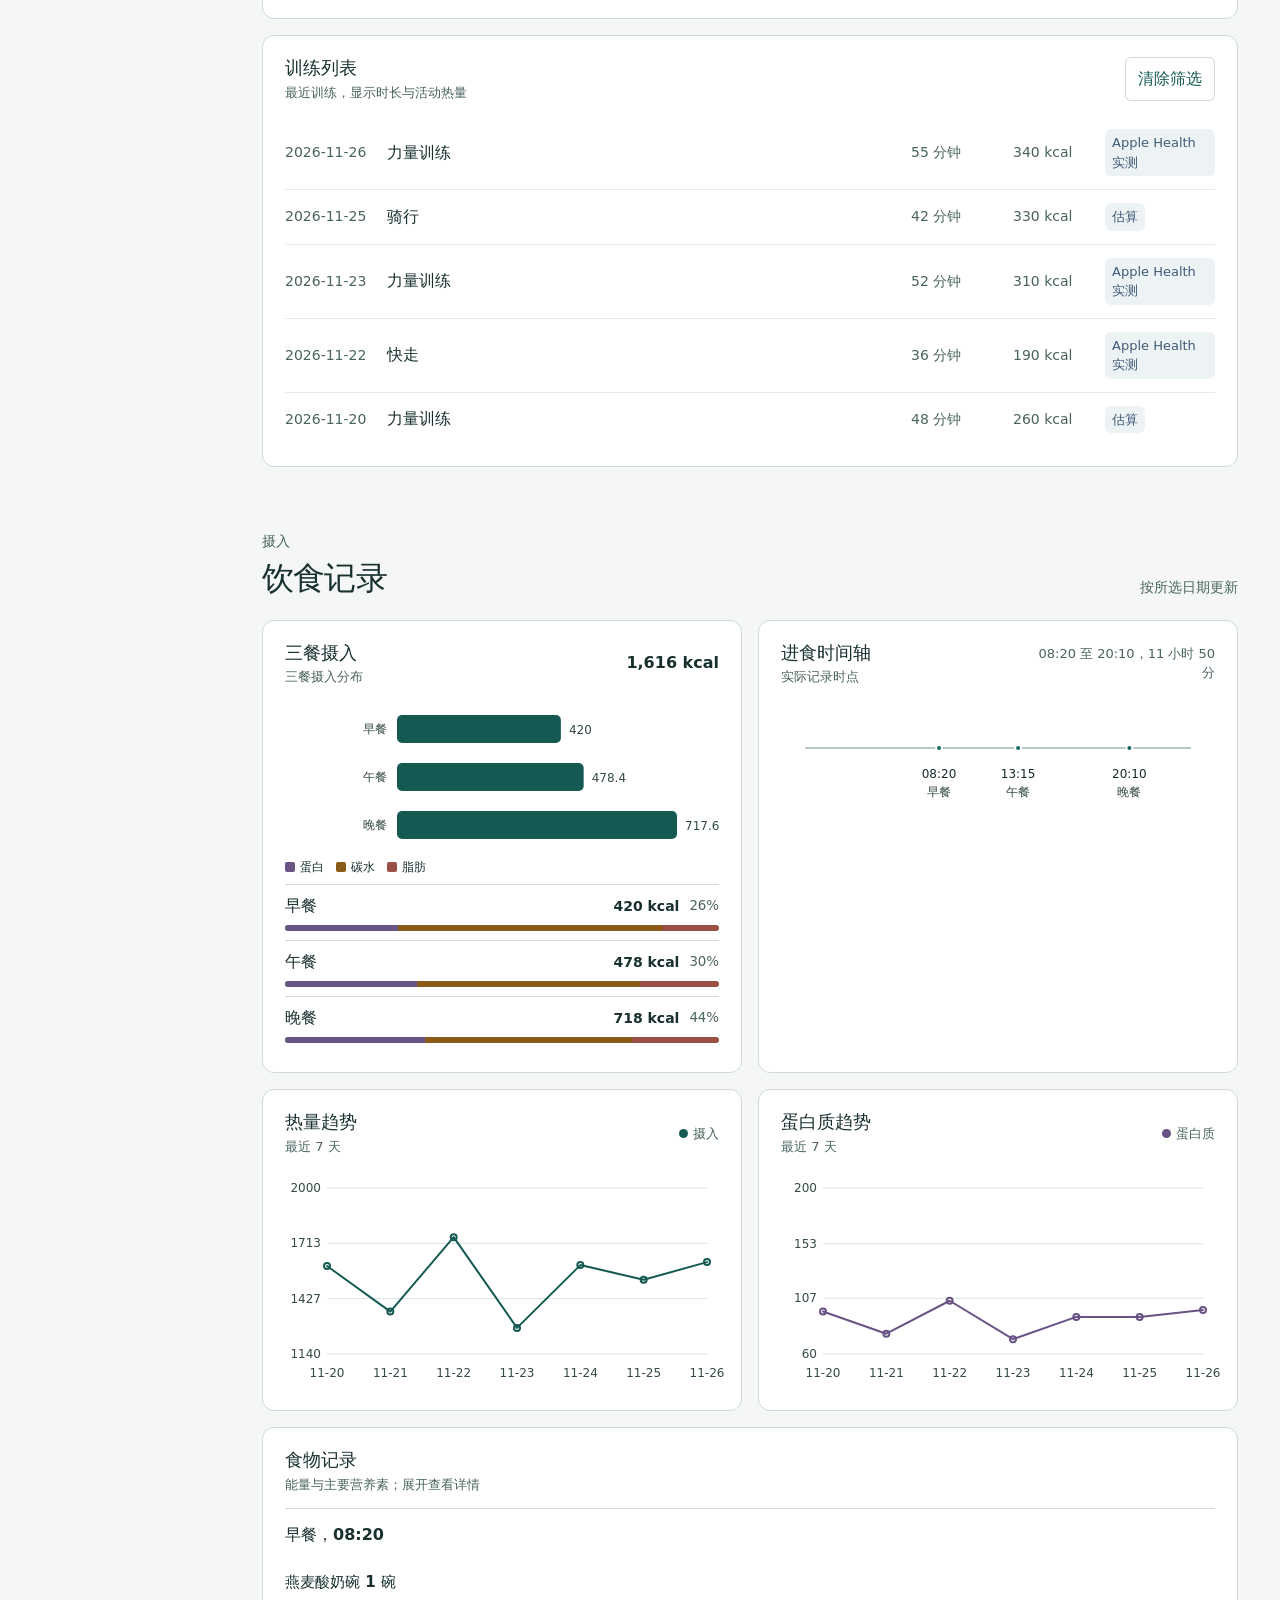
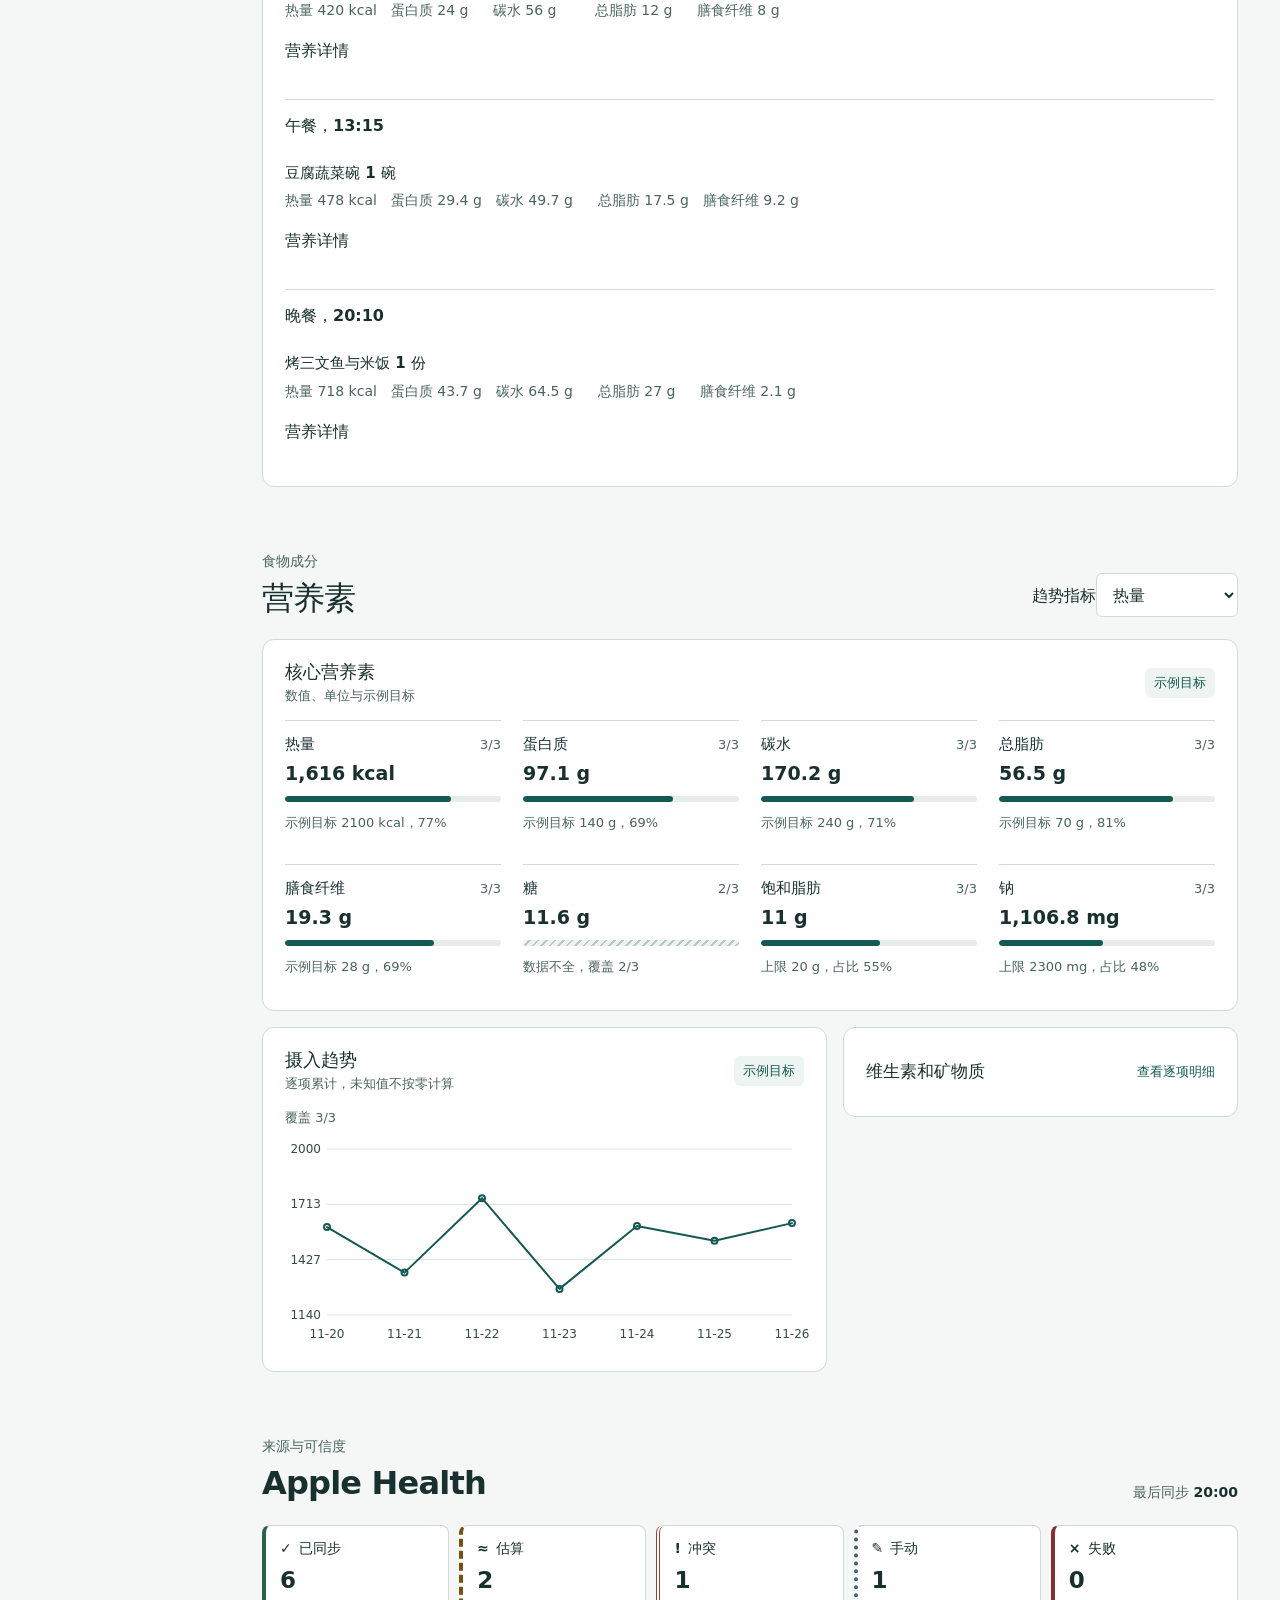
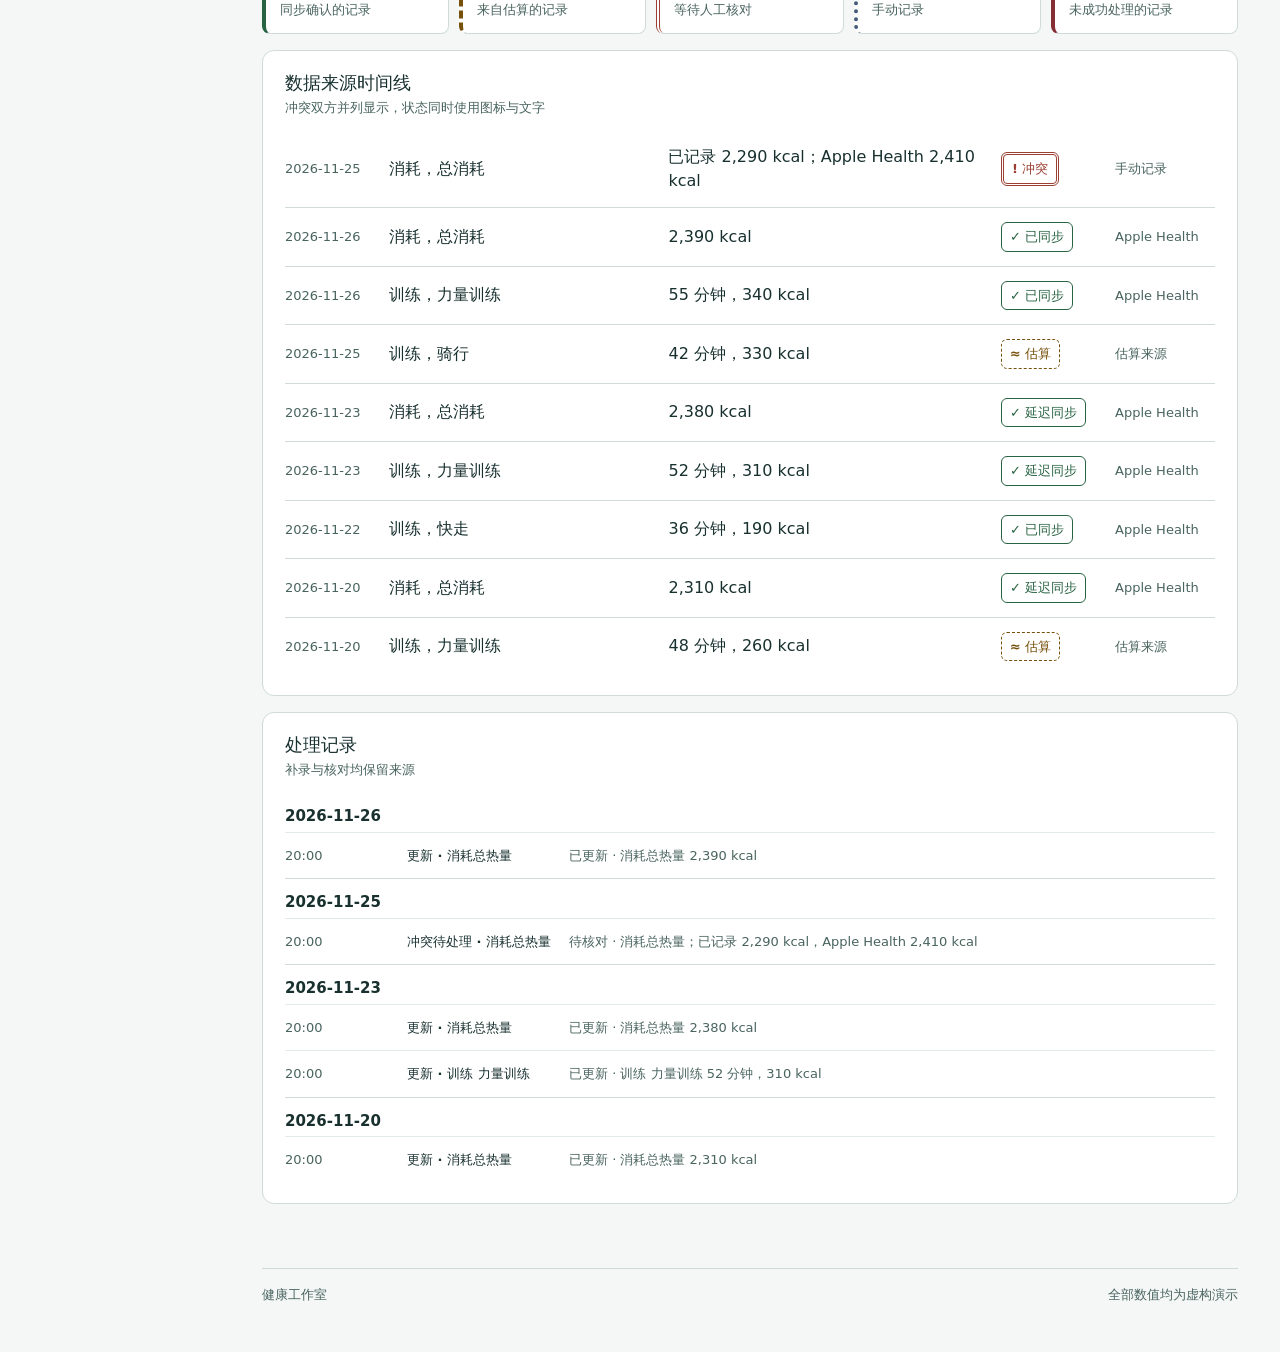
<file: v2/index.html>
<!doctype html>
<html lang="zh-CN">
<head>
  <meta charset="utf-8">
  <meta name="viewport" content="width=device-width,initial-scale=1">
  <meta name="theme-color" content="#f4f7f6">
  <title>健康工作室，身体状态</title>
  <link rel="icon" href="favicon.svg" type="image/svg+xml">
  <link rel="stylesheet" href="styles/app.css">
</head>
<body>
  <a class="skip" href="#main">跳到主要内容</a>
  <div class="mobile-header">
    <header class="top">
      <a class="brand" href="#overview"><span class="brand-mark" aria-hidden="true">+</span><span><strong>健康工作室</strong><small>每日健康简报</small></span></a>
      <div class="top-tools"><span class="sample-badge">演示数据</span><label for="day-select">查看日期</label><select id="day-select" data-control="date-switch" name="date" aria-label="查看日期"></select></div>
    </header>
    <nav class="mobile-nav" aria-label="主导航">
      <a class="active" href="#overview" aria-current="location">总览</a><a href="#training">训练</a><a href="#diet">饮食</a><a href="#nutrients">营养素</a><a href="#sync">Apple Health</a>
    </nav>
  </div>
  <div class="shell">
    <aside class="sidebar"><div class="side-caption">健康工作室</div><nav aria-label="主导航"><a class="active" href="#overview" aria-current="location">总览</a><a href="#training">训练</a><a href="#diet">饮食</a><a href="#nutrients">营养素</a><a href="#sync">Apple Health</a></nav><div class="side-note">演示数据<small>数值仅供界面演示</small></div></aside>
    <main id="main">
      <section id="overview" data-module="overview" class="module">
        <div class="page-heading"><div><p class="eyebrow">每日健康简报</p><h1 data-dynamic-title></h1></div><span class="sync-summary">演示数据</span></div>
        <div class="hero-state">
          <div class="hero-metrics">
            <article class="metric lead"><span>热量差</span><strong data-metric="deficit-kcal"></strong><small>kcal，消耗减摄入</small></article>
            <article class="metric support"><span>摄入</span><strong data-metric="intake-kcal"></strong><small>kcal <i data-metric-note="intake-kcal">食物项汇总</i></small></article>
            <article class="metric support"><span>总消耗</span><strong data-metric="burn-kcal"></strong><small>kcal</small></article>
            <article class="metric"><span>蛋白质</span><strong data-metric="protein-g"></strong><small>g <i data-metric-note="protein-g">区间中值口径</i></small></article>
          </div>
          <div class="overview-grid">
            <article class="eating-panel"><div class="panel-title"><div><h2>进食窗口</h2><p>24 小时记录时间带</p></div><span class="window-total" data-metric="eating-duration"></span></div><div class="day-band"><div class="window-track"><span hidden></span><span class="window-meals"></span><span class="window-ticks"><i data-time="0"></i><i data-time="6"></i><i data-time="12"></i><i data-time="18"></i><i data-time="24"></i></span></div></div><div class="window-times"><span>首餐 <strong data-metric="eating-first"></strong></span><span>末餐 <strong data-metric="eating-last"></strong></span></div><div class="panel-foot"><span>近 7 天训练 <b data-metric="week-workouts"></b> 次</span><span>最近体重 <b data-metric="latest-weight"></b></span><span>7 日均值 <b data-metric="weight-avg7"></b></span></div></article>
            <article class="mini-chart"><div class="panel-title"><div><h2>热量趋势</h2><p data-range-label></p></div><span class="legend"><i></i>摄入　<span class="burn-key">总消耗</span></span></div><div id="overview-chart"></div></article>
          </div>
        </div>
      </section>
      <section id="training" data-module="training" class="module"><div class="section-heading"><div><p class="eyebrow">活动</p><h2>训练记录</h2></div><span class="section-meta">按日期查看频率与训练</span></div>
        <article class="panel chart-panel"><div class="panel-title"><div><h3>训练频率</h3><p>选择日期筛选记录</p></div><span class="legend"><i></i>训练次数</span></div><div id="heatmap"></div><div class="distribution"><div><h3>训练类型分布</h3><div id="distribution"></div></div><div class="chart-legend"><button data-filter="力量训练" aria-pressed="false"><i class="swatch strength"></i>力量训练</button><button data-filter="快走" aria-pressed="false"><i class="swatch walk"></i>快走</button><button data-filter="骑行" aria-pressed="false"><i class="swatch bike"></i>骑行</button></div></div></article>
        <article class="panel trend-panel"><div class="panel-title"><div><h3>近期训练量</h3><p data-range-label></p></div><span class="legend">时长　活动热量</span></div><div id="training-trends"></div></article>
        <article class="list-panel"><div class="panel-title"><div><h3>训练列表</h3><p id="workout-filter-label">最近训练，时长与活动热量</p></div><button class="text-button" id="clear-filter">清除筛选</button></div><div data-list="workouts" id="workout-list"></div></article>
      </section>
      <section id="diet" data-module="nutrition-diet" class="module"><div class="section-heading"><div><p class="eyebrow">摄入</p><h2>饮食记录</h2></div><span class="section-meta">按所选日期更新</span></div>
        <div class="diet-grid"><article class="panel meal-panel"><div class="panel-title"><div><h3 data-meal-title></h3><p>三餐摄入分布</p></div><strong id="meal-total" class="small-total"></strong></div><div id="meal-bars"></div></article><article class="panel timeline-panel"><div class="panel-title"><div><h3>进食时间轴</h3><p>实际记录时点</p></div><span id="timeline-window"></span></div><div id="timeline"></div></article></div>
        <div class="trend-grid"><article class="panel"><div class="panel-title"><div><h3>热量趋势</h3><p data-range-label></p></div><span class="legend"><i></i>摄入</span></div><div id="kcal-chart"></div></article><article class="panel"><div class="panel-title"><div><h3>蛋白质趋势</h3><p data-range-label></p></div><span class="legend protein"><i></i>蛋白质</span></div><div id="protein-chart"></div></article></div>
        <article class="food-details-panel"><div class="panel-title"><div><h3>食物记录</h3><p>能量与主要营养素；展开查看详情</p></div></div><div id="food-details"></div></article>
      </section>
      <section id="nutrients" data-module="nutrients" class="module"><div class="section-heading"><div><p class="eyebrow">食物成分</p><h2>营养素</h2></div><label class="switch-label">趋势指标<select data-control="nutrient-switch" id="nutrient-select" name="nutrient"></select></label></div>
        <article class="nutrient-focus panel"><div class="panel-title"><div><h3>核心营养素</h3><p>数值、单位与示例目标</p></div><span class="target-badge">示例目标</span></div><div id="core-nutrients"></div></article>
        <div class="nutrient-layout"><article class="panel nutrient-chart-panel"><div class="panel-title"><div><h3 data-nutrient-title></h3><p>逐项累计，未知值不按零计算</p></div><span class="target-badge" data-target-mode>示例目标</span></div><p id="coverage-summary"></p><div id="nutrient-chart"></div></article><article class="panel nutrient-table-panel"><details data-expand="micronutrients"><summary>维生素和矿物质 <span>查看逐项明细</span></summary><div id="nutrient-rows"></div></details></article></div>
      </section>
      <section id="sync" data-module="sync" class="module"><div class="section-heading"><div><p class="eyebrow">来源与可信度</p><h2>Apple Health</h2></div><span class="section-meta">最后同步 <b id="last-sync"></b></span></div>
        <div id="sync-statuses" class="sync-statuses"></div><article class="panel source-table-panel"><div class="panel-title"><div><h3>数据来源时间线</h3><p>冲突双方并列显示，状态同时使用图标与文字</p></div></div><div id="source-records"></div></article><article class="panel"><div class="panel-title"><div><h3>处理记录</h3><p>补录与核对均保留来源</p></div></div><div id="audit-list" class="audit-list" aria-live="polite"></div></article>
      </section>
      <footer>健康工作室 <span>全部数值均为虚构演示</span></footer>
    </main>
  </div>
  <div class="chart-tooltip" role="tooltip" hidden></div>
  <script type="module" src="src/app.js"></script>
</body>
</html>
</file>
<file: styles/app.css>
:root {
  color-scheme: light;
  --mist:#f4f7f6;
  --paper:#fff;
  --ink:#18312f;
  --pine:#155a52;
  --slate:#49645f;
  --line:#cedbd7;
  --intake:#155a52;
  --burn:#3f5d72;
  --protein:#695384;
  --carb:#8a5a18;
  --fat:#9a4f44;
  --fiber:#477049;
  --rec-recent:#b5544d;
  --rec-recovering:#c4702f;
  --rec-near:#c9a22e;
  --rec-passed:#4a8563;
  --rec-unknown:#dde4e1;
  --rec-hatch:#7d8c87;
  --radius-control:6px;
  --radius-chart:12px;
  --radius-section:18px;
  --sticky-space:104px;
  font-family: system-ui,-apple-system,"Segoe UI","Noto Sans SC","PingFang SC",sans-serif;
  font-size: 16px;
  color: var(--ink);
  background: var(--mist);
  font-synthesis: none;
  font-variant-numeric: tabular-nums;
}

* {
  box-sizing: border-box;
}
html {
  scroll-behavior: smooth;
  scroll-padding-top: var(--sticky-space);
}
body {
  margin: 0;
  line-height: 1.5;
  background: var(--mist);
}
a {
  color: inherit;
}
button,select {
  font: inherit;
}
button,a,select,summary {
  touch-action: manipulation;
  -webkit-tap-highlight-color: rgba(21,90,82,.12);
}
:focus-visible {
  outline: 3px solid #155a52;
  outline-offset: 3px;
}
.skip {
  position: fixed;
  top: 8px;
  left: 8px;
  z-index: 1000;
  background: #fff;
  padding: 12px;
  transform: translateY(-160%);
}
.skip:focus {
  transform: none;
}
.mobile-header {
  background: var(--mist);
}
@media(min-width:901px) {
  .mobile-header {
    position: sticky;
    top: 0;
    z-index: 20;
  }
  .shell .sidebar {
    top: 88px;
    height: calc(100vh - 88px);
  }
}
.top {
  max-width: 1440px;
  margin: auto;
  min-height: 88px;
  padding: 18px 32px;
  display: flex;
  align-items: center;
  justify-content: space-between;
  gap: 20px;
}
.brand {
  text-decoration: none;
  display: flex;
  align-items: center;
  gap: 12px;
  min-height: 44px;
}
.brand-mark {
  width: 38px;
  height: 38px;
  display: grid;
  place-items: center;
  border-radius: 12px;
  background: var(--pine);
  color: #fff;
  font-size: 25px;
  font-weight: 400;
}
.brand strong,.brand small {
  display: block;
}
.brand strong {
  font-size: 18px;
  font-weight: 650;
}
.brand small {
  font-size: 13px;
  color: var(--slate);
}
.top-tools {
  display: flex;
  align-items: center;
  gap: 12px;
}
.top-tools label {
  font-size: 14px;
  color: var(--slate);
}
.sample-badge {
  display: inline-flex;
  align-items: center;
  min-height: 32px;
  border: 1px solid #9bbab0;
  border-radius: 6px;
  padding: 4px 10px;
  color: #174d43;
  background: #e6f0ed;
  font-size: 13px;
  font-weight: 600;
}
.top select,.switch-label select {
  min-height: 44px;
  border: 1px solid var(--line);
  border-radius: 6px;
  background: #fff;
  color: var(--ink);
  padding: 8px 12px;
}
.mobile-nav {
  display: none;
}
.shell {
  max-width: 1440px;
  margin: auto;
  display: grid;
  grid-template-columns: 220px minmax(0,1fr);
}
.sidebar {
  align-self: stretch;
  position: sticky;
  top: 0;
  height: 100vh;
  padding: 34px 18px;
  border-right: 1px solid var(--line);
  display: flex;
  flex-direction: column;
}
.side-caption {
  font-size: 14px;
  color: var(--slate);
  padding: 0 12px 16px;
}
.sidebar nav {
  display: grid;
  gap: 6px;
}
.sidebar nav a,.mobile-nav a {
  min-height: 46px;
  padding: 10px 12px;
  text-decoration: none;
  border-radius: 6px;
  color: var(--slate);
  display: flex;
  align-items: center;
  font-weight: 550;
}
.sidebar nav a.active {
  color: #fff;
  background: var(--pine);
}
.side-note {
  margin-top: auto;
  border-top: 1px solid var(--line);
  padding: 16px 10px;
  color: var(--pine);
  font-weight: 600;
}
.side-note small {
  display: block;
  color: var(--slate);
  font-size: 13px;
  font-weight: 400;
}
main {
  min-width: 0;
  padding: 30px 42px 48px;
}
.module {
  margin: 0 0 64px;
}
.page-heading,.section-heading {
  display: flex;
  justify-content: space-between;
  align-items: end;
  gap: 16px;
  margin-bottom: 22px;
}
.page-heading h1 {
  font-size: 32px;
  line-height: 1.2;
  margin: 0;
  font-weight: 650;
  letter-spacing: -.025em;
  text-wrap: balance;
}
.section-heading h2 {
  font-size: 32px;
  line-height: 1.2;
  margin: 0;
  font-weight: 650;
  letter-spacing: -.025em;
}
.eyebrow {
  font-size: 14px;
  color: var(--slate);
  margin: 0 0 7px;
}
.sync-summary,.section-meta {
  font-size: 14px;
  color: var(--slate);
}
.hero-state {
  background: var(--pine);
  color: #fff;
  border-radius: 18px;
  padding: 28px 30px 24px;
}
.hero-metrics {
  display: grid;
  grid-template-columns: repeat(4,minmax(0,1fr));
  gap: 0;
  border-bottom: 1px solid rgba(255,255,255,.3);
  padding-bottom: 23px;
}
.metric {
  padding: 0 20px;
  border-left: 1px solid rgba(255,255,255,.26);
  min-width: 0;
}
.metric:first-child {
  padding-left: 0;
  border: 0;
}
.metric>span {
  display: block;
  font-size: 14px;
  color: #e0efeb;
}
.metric>strong {
  display: block;
  font-size: 38px;
  line-height: 1.15;
  margin: 8px 0 4px;
  font-weight: 650;
  overflow-wrap: anywhere;
}
.metric>small {
  font-size: 13px;
  color: #dfede9;
}
.metric i {
  font-style: normal;
}
.metric.lead>strong { font-size: 42px; }
.metric.support>strong { font-size: 30px; color: #e0efeb; }
.overview-grid {
  display: grid;
  grid-template-columns: minmax(260px,.85fr) minmax(0,1.15fr);
  gap: 24px;
  padding-top: 22px;
}
.eating-panel,.mini-chart {
  min-width: 0;
}
.panel-title {
  display: flex;
  justify-content: space-between;
  align-items: center;
  gap: 12px;
  margin-bottom: 14px;
}
.panel-title h2,.panel-title h3,.distribution h3 {
  font-size: 18px;
  line-height: 1.3;
  margin: 0;
  font-weight: 620;
}
.panel-title p {
  font-size: 13px;
  margin: 3px 0 0;
  color: var(--slate);
}
.hero-state .panel-title p,.hero-state .legend {
  color: #e0efeb;
}
.window-total {
  font-size: 14px;
  font-weight: 600;
}
.window-times {
  display: grid;
  grid-template-columns: auto minmax(40px,1fr) auto;
  align-items: center;
  gap: 14px;
}
.window-times small {
  display: block;
  font-size: 13px;
  color: #e0efeb;
}
.window-times strong {
  font-size: 18px;
}
.window-track {
  height: 12px;
  background: rgba(255,255,255,.3);
  position: relative;
  border-radius: 6px;
}
.window-track span {
  position: absolute;
  top: 3px;
  height: 6px;
  left: 0;
  width: 0;
  background: #fff;
  border-radius: 6px;
}
.window-track span[hidden] { display: none; }
.window-track > .window-ticks,.window-track > .window-meals { position: absolute; inset: 0; left: 0; width: 100%; height: 100%; pointer-events: none; background: transparent; }
.window-ticks i { position: absolute; top: 0; height: 12px; border-left: 1px solid rgba(255,255,255,.62); }
.window-ticks i::after { content: attr(data-time); position: absolute; top: -20px; left: -50%; color: #fff; font-size: 12px; line-height: 16px; }
.window-meal-mark { position: absolute; top: -3px; width: 2px; height: 18px; background: #fff; }
.window-ticks i:nth-child(1) { left: 0; }
.window-ticks i:nth-child(2) { left: 25%; }
.window-ticks i:nth-child(3) { left: 50%; }
.window-ticks i:nth-child(4) { left: 75%; }
.window-ticks i:nth-child(5) { left: 100%; }
.window-ticks i:nth-child(1)::after { left: 0; }
.window-ticks i:nth-child(5)::after { left: auto; right: 0; }
.window-meal-mark::after { content: attr(data-label); position: absolute; top: 18px; left: 50%; transform: translateX(-50%); color: #fff; font-size: 12px; line-height: 15px; white-space: nowrap; text-shadow: 0 1px 2px #18312f; }
.day-band { padding: 20px 0 42px; }
.window-times { display: flex; justify-content: space-between; margin-top: 6px; }
.window-times span { font-size: 12px; color: #e0efeb; }
.window-times strong { display: block; color: #fff; }
.panel-foot {
  display: flex;
  flex-wrap: wrap;
  gap: 8px 18px;
  margin-top: 20px;
  padding-top: 13px;
  border-top: 1px solid rgba(255,255,255,.3);
  font-size: 13px;
  color: #e0efeb;
}
.panel-foot b {
  color: #fff;
}
.legend {
  font-size: 13px;
  white-space: nowrap;
  color: var(--slate);
}
.legend i {
  display: inline-block;
  width: 9px;
  height: 9px;
  border-radius: 50%;
  background: var(--intake);
  margin-right: 5px;
}
.legend.protein i { background: var(--protein); }
.hero-state .legend i {
  background: #fff;
}
.hero-state :focus-visible { outline-color: #fff; }
.hero-state svg text {
  fill: #e0efeb!important;
}
.burn-key {
  border-bottom: 2px dashed #b7ced1;
}
.panel,.list-panel,.food-details-panel {
  background: var(--paper);
  border: 1px solid var(--line);
  border-radius: 12px;
  padding: 20px 22px;
  margin-bottom: 16px;
}
.chart-panel {
  padding-bottom: 14px;
}
.trend-panel {
  margin-top: 16px;
}
#training-trends {
  display: grid;
  grid-template-columns: 1fr 1fr;
  gap: 14px;
}
.trend-chart-card { min-width: 0; }
.trend-chart-card h4 { margin: 0 0 6px; font-size: 14px; font-weight: 600; }
.diet-grid,.trend-grid {
  display: grid;
  grid-template-columns: 1fr 1fr;
  gap: 16px;
}
.diet-grid>.panel,.trend-grid>.panel {
  margin-bottom: 16px;
}
.small-total {
  font-size: 16px;
}
.meal-share { display: grid; grid-template-columns: 1fr auto auto; align-items: center; gap: 2px 10px; padding: 9px 0; border-top: 1px solid var(--line); }
.meal-share:first-child { border-top: 0; }
.meal-share>span:first-child { font-weight: 600; }
.meal-share>strong { font-size: 14px; }
.meal-share>small { color: var(--slate); }
.meal-macros { display: flex; grid-column: 1/-1; width: 100%; height: 6px; margin-top: 5px; border-radius: 6px; overflow: hidden; background: #e5ece9; }
.meal-macros i { display: block; height: 100%; }
.macro-legend { display: flex; flex-wrap: wrap; gap: 12px; padding: 2px 0 8px; color: var(--ink); font-size: 12px; }
.macro-legend span { display: inline-flex; align-items: center; gap: 5px; }
.macro-legend i { width: 10px; height: 10px; border-radius: 2px; }
.distribution {
  display: grid;
  grid-template-columns: minmax(0,1fr) auto;
  gap: 20px;
  align-items: center;
  border-top: 1px solid var(--line);
  padding-top: 16px;
  margin-top: 12px;
}
.distribution h3 {
  font-size: 15px;
  margin-bottom: 8px;
}
.chart-legend {
  display: flex;
  flex-wrap: wrap;
  gap: 8px;
}
.chart-legend button,.text-button {
  min-height: 44px;
  border: 1px solid var(--line);
  border-radius: 6px;
  background: #fff;
  padding: 8px 12px;
  color: var(--ink);
  cursor: pointer;
}
.chart-legend button[aria-pressed=true] {
  background: #e8f1ee;
  border-color: var(--pine);
  color: #174d43;
}
.swatch {
  display: inline-block;
  width: 9px;
  height: 9px;
  border-radius: 50%;
  margin-right: 6px;
}
.strength {
  background: var(--pine);
}
.walk {
  background: #547a68;
}
.bike {
  background: #755f91;
}
.text-button {
  color: var(--pine);
  font-weight: 600;
}
.workout-row {
  display: grid;
  grid-template-columns: 90px minmax(80px,1fr) 90px 80px 110px;
  gap: 12px;
  align-items: center;
  padding: 13px 0;
  border-top: 1px solid #e3ebe8;
}
.workout-row:first-child {
  border: 0;
}
.workout-row time,.workout-row span {
  color: var(--slate);
  font-size: 14px;
}
.workout-row strong {
  font-weight: 600;
}
.tag,.source-chip {
  font-size: 13px;
  color: #405b78;
  background: #edf2f5;
  border-radius: 6px;
  padding: 4px 7px;
  font-style: normal;
  justify-self: start;
}
.empty {
  color: var(--slate);
  padding: 10px 0;
}
.timeline-panel #timeline-window {
  font-size: 13px;
  color: var(--slate);
  text-align: right;
  max-width: 180px;
}
.food-meal {
  border-top: 1px solid var(--line);
  padding-top: 14px;
  margin-top: 14px;
}
.food-meal h4 {
  font-size: 16px;
  margin: 0 0 8px;
  font-weight: 620;
}
.food-row {
  padding: 12px 0;
  border-top: 1px solid #e3ebe8;
}
.food-row:first-of-type {
  border: 0;
}
.food-name { display: block; padding: 4px 0 2px; font-size: 15px; }
.food-row details summary {
  cursor: pointer;
  min-height: 44px;
  display: flex;
  align-items: center;
  justify-content: space-between;
  gap: 12px;
  font-weight: 600;
}
.food-row details summary span {
  font-size: 13px;
  color: var(--pine);
  font-weight: 550;
}
.food-main {
  display: flex;
  flex-wrap: wrap;
  gap: 7px 14px;
  color: var(--slate);
  font-size: 14px;
  padding: 4px 0 8px;
}
.food-main span { min-width: 88px; }
.food-main strong {
  color: var(--ink);
  font-weight: 550;
}
.food-main .source-chip {
  font-size: 13px;
  padding: 2px 6px;
}
.food-extra {
  border-left: 2px solid var(--line);
  padding: 6px 12px;
  margin: 4px 0 0;
  display: grid;
  grid-template-columns: repeat(3,minmax(0,1fr));
  gap: 6px 12px;
  font-size: 13px;
  color: var(--slate);
}
.food-row details[open] .food-extra { grid-template-columns: repeat(4,minmax(0,1fr)); }
.nutrient-focus {
  margin-bottom: 16px;
}
.core-grid {
  display: grid;
  grid-template-columns: repeat(4,minmax(0,1fr));
  gap: 18px 22px;
}
.core-item {
  padding: 12px 0;
  border-top: 1px solid var(--line);
  min-width: 0;
}
.core-head {
  display: flex;
  justify-content: space-between;
  gap: 10px;
  align-items: baseline;
}
.core-head strong {
  font-size: 15px;
}
.core-head span {
  font-size: 13px;
  color: var(--slate);
}
.core-value {
  font-size: 19px;
  font-weight: 650;
  margin: 4px 0;
}
.core-target {
  font-size: 13px;
  color: var(--slate);
}
.progress-track,.progress-mini {
  height: 6px;
  background: #e5ece9;
  border-radius: 8px;
  overflow: hidden;
  display: block;
  margin: 8px 0;
}
.progress-track i,.progress-mini i {
  display: block;
  height: 100%;
  background: var(--pine);
  border-radius: inherit;
}
.progress-track.incomplete { background: repeating-linear-gradient(135deg,#eef2f0 0 4px,#b9c9c4 4px 6px); }
.progress-track.over-limit i { background: #9a3f31; }
.nutrient-layout {
  display: grid;
  grid-template-columns: minmax(0,1fr) minmax(240px,.7fr);
  gap: 16px;
  align-items: start;
}
.nutrient-layout>.panel {
  margin: 0;
}
.nutrient-table-panel:has(details[open]) { grid-column: 1/-1; }
#nutrient-rows { display: grid; grid-template-columns: repeat(4,minmax(0,1fr)); gap: 0 22px; }
.nutrient-table-panel details summary {
  min-height: 48px;
  cursor: pointer;
  font-size: 17px;
  font-weight: 620;
  display: flex;
  align-items: center;
  justify-content: space-between;
}
.nutrient-table-panel summary span {
  font-size: 13px;
  color: var(--pine);
  font-weight: 500;
}
.nutrient-detail {
  padding: 11px 0;
  border-top: 1px solid var(--line);
  display: grid;
  grid-template-columns: 1fr auto;
  gap: 6px 14px;
}
.nutrient-detail small {
  grid-column: 1/-1;
  color: var(--slate);
}
.target-badge {
  font-size: 13px;
  color: var(--pine);
  background: #edf4f1;
  padding: 5px 9px;
  border-radius: 6px;
}
#coverage-summary {
  font-size: 13px;
  color: var(--slate);
  margin: 0 0 4px;
}
.sync-statuses {
  display: grid;
  grid-template-columns: repeat(5,minmax(0,1fr));
  gap: 10px;
  margin-bottom: 16px;
}
.status-item {
  padding: 12px 14px;
  border: 1px solid var(--line);
  border-radius: 8px;
  background: #fff;
}
.status-item span {
  display: block;
  font-weight: 600;
  font-size: 14px;
}
.status-item span::before {
  content: attr(data-icon);
  margin-right: 7px;
}
.status-item strong {
  display: block;
  font-size: 23px;
  margin-top: 4px;
}
.status-item small {
  font-size: 13px;
  color: var(--slate);
}
.status-item.ok {
  border-left: 4px solid #286342;
}
.status-item.estimate {
  border-left: 4px dashed #76510b;
}
.status-item.conflict {
  border-left: 4px double #9a3f31;
}
.status-item.manual {
  border-left: 4px dotted #405b78;
}
.status-item.failed {
  border-left: 4px solid #852f35;
}
.source-record {
  display: grid;
  grid-template-columns: 90px minmax(80px,1fr) minmax(120px,1.2fr) 100px 100px;
  gap: 8px 14px;
  padding: 14px 0;
  border-top: 1px solid var(--line);
  align-items: center;
}
.source-record:first-child {
  border-top: 0;
}
.source-record time,.source-record small {
  font-size: 13px;
  color: var(--slate);
}
.source-record strong {
  font-weight: 600;
}
.status-chip {
  display: inline-flex;
  gap: 6px;
  align-items: center;
  border: 1px solid currentColor;
  border-radius: 6px;
  padding: 4px 8px;
  font-size: 13px;
  font-weight: 600;
}
.source-record .status-chip { justify-self: start; }
.status-chip.ok {
  color: #286342;
}
.status-chip.estimate {
  color: #76510b;
  border-style: dashed;
}
.status-chip.conflict {
  color: #9a3f31;
  border-style: double;
  border-width: 3px;
}
.status-chip.manual {
  color: #405b78;
  border-style: dotted;
}
.status-chip.failed {
  color: #852f35;
}
.audit-row {
  display: grid;
  grid-template-columns: 110px 150px minmax(120px,1fr);
  gap: 12px;
  padding: 13px 0;
  border-top: 1px solid var(--line);
  align-items: center;
}
.audit-day { border-top: 1px solid var(--line); padding-top: 12px; }
.audit-day h4 { margin: 0 0 4px; font-size: 15px; }
.audit-day .audit-row { border-top: 1px solid #e3ebe8; }
.audit-day:first-child { border-top: 0; }
.source-record.conflict { order: -1; }
.audit-row:first-child {
  border: 0;
}
.audit-row time,.audit-row span,.audit-row small {
  font-size: 13px;
  color: var(--slate);
}
.operation {
  font-size: 13px;
}
.chart-tooltip {
  position: fixed;
  z-index: 200;
  max-width: min(300px,calc(100vw - 16px));
  padding: 8px 10px;
  background: #18312f;
  color: #fff;
  border-radius: 6px;
  font-size: 13px;
  pointer-events: none;
}
.chart-tooltip[hidden] {
  display: none;
}
svg {
  display: block;
  width: 100%;
  height: auto;
  overflow: visible;
}
svg text {
  font-family: inherit;
}
svg [tabindex] {
  cursor: pointer;
}
svg [tabindex]:focus {
  outline: none;
}
svg [tabindex]:focus rect,svg rect[tabindex]:focus {
  stroke: #fff;
  stroke-width: 2;
}
svg path,svg circle {
  pointer-events: none;
}
footer {
  display: flex;
  justify-content: space-between;
  gap: 16px;
  color: var(--slate);
  font-size: 13px;
  border-top: 1px solid var(--line);
  padding-top: 16px;
}

@media(max-width:900px) {
  :root {
    --sticky-space:112px
  }
  .top {
    padding: 12px 20px;
    min-height: 60px;
  }
  .mobile-header {
    position: sticky;
    top: 0;
    z-index: 20;
    border-bottom: 1px solid var(--line);
  }
  .top {
    padding: 9px 14px;
    min-height: 60px;
    gap: 6px;
  }
  .brand {
    gap: 8px;
  }
  .brand-mark {
    width: 32px;
    height: 32px;
    border-radius: 10px;
  }
  .brand strong {
    font-size: 16px;
  }
  .brand small {
    display: none;
  }
  .top-tools {
    display: flex;
    gap: 7px;
  }
  .sample-badge {
    flex: none;
    min-height: 25px;
    padding: 2px 7px;
    font-size: 13px;
  }
  .top-tools label {
    position: absolute;
    width: 1px;
    height: 1px;
    padding: 0;
    margin: -1px;
    overflow: hidden;
    clip: rect(0,0,0,0);
    white-space: nowrap;
    border: 0;
  }
  .top select {
    min-height: 44px;
    padding: 4px 6px;
    max-width: 150px;
    font-size: 16px;
  }
  .mobile-nav {
    display: flex;
    overflow-x: auto;
    gap: 4px;
    padding: 2px 8px 5px;
    scrollbar-width: none;
  }
  .mobile-nav::-webkit-scrollbar {
    display: none;
  }
  .mobile-nav a {
    min-height: 44px;
    flex: none;
    padding: 8px 12px;
    font-size: 14px;
  }
  .mobile-nav a.active {
    color: #fff;
    background: var(--pine);
  }
  .shell {
    display: block;
  }
  .sidebar {
    display: none;
  }
  main {
    padding: 22px 18px 32px;
  }
  .module {
    margin-bottom: 48px;
  }
  .page-heading,.section-heading {
    align-items: start;
    margin-bottom: 17px;
  }
  .page-heading h1,.section-heading h2 {
    font-size: 26px;
  }
  .hero-state {
    padding: 20px 18px;
    border-radius: 18px;
  }
  .hero-metrics {
    grid-template-columns: 1fr 1fr;
    row-gap: 17px;
    padding-bottom: 18px;
  }
  .metric {
    padding: 3px 12px;
    border-left: 1px solid rgba(255,255,255,.26);
  }
  .metric:nth-child(odd) {
    padding-left: 0;
    border-left: 0;
  }
  .metric>strong {
    font-size: 30px;
    margin: 5px 0;
  }
  .metric>small {
    font-size: 13px;
  }
  .metric.lead>strong { font-size: 32px; }
  .metric.support>strong { font-size: 24px; }
  .overview-grid,.diet-grid,.trend-grid {
    grid-template-columns: 1fr;
    gap: 10px;
  }
  #training-trends {
    grid-template-columns: 1fr;
  }
  .overview-grid {
    padding-top: 18px;
  }
  .panel,.list-panel,.food-details-panel {
    padding: 16px 14px;
    border-radius: 10px;
  }
  .hero-state .panel-title h2 {
    font-size: 17px;
  }
  .window-times {
    gap: 8px;
  }
  .window-times strong {
    font-size: 16px;
  }
  .panel-foot {
    gap: 6px 12px;
  }
  .panel-foot span {
    font-size: 13px;
  }
  .distribution {
    grid-template-columns: 1fr;
    gap: 8px;
  }
  .chart-legend {
    gap: 6px;
  }
  .chart-legend button {
    padding: 6px 9px;
    font-size: 14px;
  }
  .workout-row {
    grid-template-columns: minmax(0,1fr) auto;
    gap: 4px 10px;
    padding: 13px 0;
  }
  .workout-row time {
    grid-column: 1;
  }
  .workout-row strong {
    grid-column: 1;
  }
  .workout-row span:nth-of-type(1) {
    grid-column: 1;
  }
  .workout-row span:nth-of-type(2) {
    grid-column: 1;
  }
  .workout-row em {
    grid-column: 2;
    grid-row: 1 / span 2;
  }
  .food-extra {
    grid-template-columns: repeat(2,minmax(0,1fr));
  }
  .core-grid {
    grid-template-columns: repeat(2,minmax(0,1fr));
    gap: 12px 18px;
  }
  .nutrient-layout {
    grid-template-columns: 1fr;
  }
  #nutrient-rows { grid-template-columns: repeat(2,minmax(0,1fr)); gap: 0 14px; }
  .sync-statuses {
    grid-template-columns: 1fr 1fr;
    gap: 8px;
  }
  .status-item {
    padding: 10px;
  }
  .source-record {
    grid-template-columns: minmax(0,1fr) auto;
    gap: 5px 9px;
  }
  .source-record time {
    grid-column: 1;
  }
  .source-record .status-chip {
    grid-column: 2;
    grid-row: 1;
  }
  .source-record strong,.source-record .record-value,.source-record small {
    grid-column: 1/-1;
  }
  .audit-row {
    grid-template-columns: minmax(0,1fr) auto;
    gap: 5px 8px;
  }
  .audit-row span,.audit-row small {
    grid-column: 1/-1;
  }
  #nutrient-rows { grid-template-columns: 1fr 1fr; }
  .food-row details[open] .food-extra { grid-template-columns: repeat(2,minmax(0,1fr)); }
  footer {
    font-size: 13px;
  }
  .sync-summary {
    display: none;
  }
}

@media(max-width:420px) {
  main {
    padding-left: 14px;
    padding-right: 14px;
  }
  .top-tools {
    column-gap: 5px;
  }
  .top-tools label {
    font-size: 13px;
  }
  .top select {
    max-width: 132px;
  }
  .hero-state {
    padding: 18px 14px;
  }
  .metric>strong {
    font-size: 28px;
  }
  .window-times {
    grid-template-columns: auto minmax(20px,1fr) auto;
  }
  .window-times strong {
    font-size: 15px;
  }
  .source-record {
    padding: 13px 0;
  }
  .food-row summary {
    font-size: 15px;
  }
  .food-extra {
    grid-template-columns: 1fr 1fr;
  }
}

@media(prefers-reduced-motion:reduce) {
  html {
    scroll-behavior: auto;
  }
  *,*::before,*::after {
    animation-duration: .01ms!important;
    animation-iteration-count: 1!important;
    transition-duration: .01ms!important;
  }
}

/* V2.1 page navigation and training detail surfaces */
[hidden] { display: none !important; }
.mobile-header { display: none; }
.shell { max-width: none; grid-template-columns: 248px minmax(0, 1fr); }
.sidebar { position: fixed; inset: 0 auto 0 0; z-index: 30; width: 248px; height: 100vh; padding: 28px 20px; background: var(--mist); }
.sidebar .side-caption { padding: 0 10px 16px; color: var(--ink); font-size: 18px; font-weight: 650; text-decoration: none; }
.sidebar > .sample-badge { align-self: flex-start; margin: 0 10px 22px; }
.sidebar > label { margin: 0 10px 6px; color: var(--slate); font-size: 14px; }
.sidebar > select { min-height: 44px; margin: 0 8px 28px; padding: 8px 10px; border: 1px solid var(--line); border-radius: 6px; background: var(--paper); color: var(--ink); }
.sidebar nav a { min-height: 48px; }
.sidebar nav a[aria-current="page"] { color: #fff; background: var(--pine); }
main { grid-column: 2; width: min(100%, 1440px); padding: 34px clamp(24px, 4vw, 60px) 64px; }
.module { margin-bottom: 0; }
.page-entries { display: grid; grid-template-columns: repeat(4, minmax(0, 1fr)); gap: 12px; margin: 22px 0 0; }
.page-entries a { display: flex; align-items: center; min-height: 68px; padding: 16px; border: 1px solid var(--line); border-radius: 10px; background: var(--paper); color: var(--pine); font-weight: 600; text-decoration: none; }
.page-entries a:hover { border-color: var(--pine); }
.daily-hints { margin: 22px 0 0; }
.daily-hints h2 { margin: 0 0 6px; font-size: 20px; }
.daily-hints p { margin: 0; color: var(--slate); }
.day-status-strip { display: grid; grid-template-columns: repeat(14, minmax(42px, 1fr)); overflow-x: auto; gap: 6px; padding: 4px 2px 12px; }
.day-status { display: grid; justify-items: center; align-content: center; gap: 5px; min-width: 42px; min-height: 62px; border: 1px solid var(--line); border-radius: 8px; background: #fff; }
.day-status time { font-variant-numeric: tabular-nums; font-weight: 650; }
.day-status small { font-size: 10px; text-align: center; line-height: 1.25; }
.status-mark { display: block; width: 12px; height: 12px; border: 2px solid currentColor; border-radius: 50%; background: currentColor; }
.status-confirmed_workout { color: #155a52; }
.status-confirmed_rest { color: #52666a; }
.status-confirmed_rest .status-mark { background: transparent; border-radius: 2px; transform: rotate(45deg); }
.status-unrecorded { color: #53625e; }
.status-unrecorded .status-mark { background: repeating-linear-gradient(135deg,#fff 0 3px,#9aa8a3 3px 5px); }
.status-ah_pending { color: #76561b; }
.status-ah_pending .status-mark { border-radius: 2px; background: repeating-linear-gradient(45deg,#fff 0 3px,#b78327 3px 5px); }
.status-estimated { color: #695384; }
.status-estimated .status-mark { background: transparent; border-style: dashed; }
.status-synced { color: #3f5d72; }
.status-synced .status-mark { border-radius: 2px; }
.day-status-legend,.recovery-legend { display: flex; flex-wrap: wrap; gap: 8px 16px; color: var(--ink); }
.activity-heatmap { display: grid; grid-template-columns: repeat(14, minmax(36px, 1fr)); gap: 6px; overflow-x: auto; }
.activity-cell { display: grid; min-width: 36px; min-height: 54px; place-content: center; justify-items: center; gap: 3px; border: 1px solid var(--line); border-radius: 7px; background: #fff; color: var(--ink); }
.activity-cell strong { font-size: 16px; }
.activity-cell time { font-size: 11px; color: var(--slate); }
.activity-cell.status-confirmed_workout { border-color: #155a52; background: #d9e9e3; }
.activity-cell.status-confirmed_rest { border-color: #83918d; background: #edf1ef; }
.activity-cell.status-unrecorded { border-style: dashed; background: repeating-linear-gradient(135deg,#fff 0 6px,#edf1ef 6px 8px); }
.activity-cell.status-ah_pending { border-color: #a47b2d; background: repeating-linear-gradient(45deg,#fff 0 6px,#f4ebd6 6px 8px); }
.activity-cell.status-estimated { border-style: dashed; background: #eee8f3; }
.activity-cell.status-synced { border-color: #57758a; background: #e4edf2; }
.legend-status,.recovery-key { display: inline-flex; align-items: center; gap: 7px; font-size: 13px; }
.legend-status .status-mark { width: 11px; height: 11px; }
.recovery-layout { display: grid; grid-template-columns: minmax(0, 1fr); gap: 20px; align-items: start; }
.recovery-figure { min-width: 0; }
.body-view-switch { display: none; }
.body-maps { display: grid; grid-template-columns: repeat(2, minmax(0, 290px)); justify-content: center; gap: 18px; }
.body-map-panel { min-width: 0; text-align: center; }
.body-map-panel h3 { margin: 0 0 6px; color: var(--slate); font-size: 15px; font-weight: 550; }
.body-map-svg { max-width: 290px; margin: 0 auto; }
/* Artwork regions are drawn at 3x viewBox units: a stroke-width of 9 renders as 3 viewBox units. */
.body-silhouette path { fill: #e9eeec; stroke: #a3b2ad; stroke-width: 5; stroke-linejoin: round; }
.body-map-svg .muscle-neutral { fill: #d3dcd8; stroke: #fff; stroke-width: 9; stroke-linejoin: round; pointer-events: none; }
.body-map-svg .muscle-hit-area { fill: transparent; stroke: transparent; stroke-linejoin: round; pointer-events: all; cursor: pointer; }
.muscle-target { cursor: pointer; }
.body-map-svg .muscle-fill { stroke: #fff; stroke-width: 9; stroke-linejoin: round; pointer-events: visiblePainted; transition: filter .12s ease; }
/* Unknown fills take their hatch from the per-view SVG pattern, so no CSS fill is set for them. */
.muscle-fill.status-recent { fill: var(--rec-recent); }
.muscle-fill.status-recovering { fill: var(--rec-recovering); }
.muscle-fill.status-near { fill: var(--rec-near); }
.muscle-fill.status-window_passed { fill: var(--rec-passed); }
.hatch-base { fill: var(--rec-unknown); }
.hatch-line { stroke: var(--rec-hatch); stroke-width: 6; }
.muscle-target:hover .muscle-fill { filter: brightness(.92); }
/* Stroke painted under the fill: only the outer half shows, so thin muscles keep their status colour. */
.body-map-svg .muscle-target.is-selected .muscle-fill { paint-order: stroke; stroke: var(--ink); stroke-width: 18; }
.body-map-svg .muscle-target:focus-visible { outline: none; }
.body-map-svg .muscle-target:focus-visible .muscle-fill { stroke: #1d4ed8; stroke-width: 21; }
.recovery-legend { justify-content: center; margin: 0 0 10px; }
.recovery-key i { width: 14px; height: 14px; border: 1px solid rgba(24,49,47,.35); border-radius: 4px; }
.recovery-key.status-recent i { background: var(--rec-recent); }
.recovery-key.status-recovering i { background: var(--rec-recovering); }
.recovery-key.status-near i { background: var(--rec-near); }
.recovery-key.status-window_passed i { background: var(--rec-passed); }
.recovery-key.status-unknown i { background: repeating-linear-gradient(135deg,var(--rec-unknown) 0 3px,var(--rec-hatch) 3px 4px); }
.muscle-detail { min-width: 0; padding: 16px; border: 1px solid var(--line); border-radius: 10px; background: #f8faf9; overflow-wrap: anywhere; }
.muscle-detail h3 { margin: 0 0 6px; }
.muscle-status { font-weight: 600; }
.muscle-status-line { display: flex; flex-wrap: wrap; align-items: center; gap: 4px 10px; margin: 0; }
.muscle-status-label { color: var(--slate); font-size: 13px; }
.muscle-status-line .recovery-key { font-size: 19px; }
.muscle-hours { margin: 2px 0 12px; font-size: 17px; font-weight: 600; }
.muscle-basis { margin-top: 12px; border-top: 1px solid var(--line); }
.muscle-basis > summary { min-height: 44px; display: flex; align-items: center; gap: 8px; padding: 6px 0; font-size: 14px; font-weight: 650; cursor: pointer; }
.muscle-basis summary small { display: block; color: var(--slate); font-size: 12px; font-weight: 400; }
.muscle-basis dl { padding-top: 4px; font-size: 14px; }
.muscle-recent { margin-top: 16px; padding-top: 12px; border-top: 1px solid var(--line); }
.muscle-recent h4 { margin: 0 0 4px; font-size: 14px; }
.muscle-recent ol { margin: 0; padding: 0; list-style: none; }
.muscle-recent li { display: grid; grid-template-columns: 72px minmax(0,1fr); gap: 10px; padding: 7px 0; font-size: 14px; }
.muscle-recent li + li { border-top: 1px solid #e3ebe8; }
.muscle-recent time { color: var(--slate); }
.muscle-recent p { margin: 0; }
@media (min-width: 1200px) {
  .recovery-layout { grid-template-columns: minmax(540px, 600px) minmax(0, 1fr); gap: 24px; }
}
.muscle-detail dl { display: grid; grid-template-columns: minmax(110px, .35fr) 1fr; gap: 6px 14px; margin: 0; }
.muscle-detail dt { color: var(--slate); }
.muscle-detail dd { margin: 0; font-weight: 550; }
.recovery-disclaimer { margin: 14px 0 0; color: var(--slate); font-size: 13px; }
.coverage-filters { display: grid; grid-template-columns: repeat(5, minmax(120px, 1fr)); gap: 10px; margin-bottom: 16px; }
.coverage-filters label { display: grid; gap: 4px; color: var(--slate); font-size: 13px; }
.coverage-filters select { min-height: 44px; padding: 7px 9px; border: 1px solid var(--line); border-radius: 6px; background: #fff; color: var(--ink); }
.coverage-row { display: grid; grid-template-columns: minmax(100px, .7fr) 1.4fr .5fr 1fr; gap: 12px; align-items: center; padding: 10px 4px; border-top: 1px solid var(--line); }
.coverage-row strong { color: var(--ink); }
.coverage-row span { font-size: 14px; }
.balance-title { margin: 22px 0 8px; font-size: 16px; }
.coverage-balance { display: grid; grid-template-columns: repeat(2, minmax(0,1fr)); gap: 10px 24px; }
.balance-row { display: grid; grid-template-columns: 48px minmax(60px,1fr) auto; gap: 8px; align-items: center; }
.balance-track { height: 9px; overflow: hidden; border-radius: 10px; background: #e1e9e5; }
.balance-track i { display: block; height: 100%; border-radius: inherit; background: var(--pine); }
.balance-row small { color: var(--slate); }
.trend-mean { margin: -2px 0 6px; color: var(--slate); font-size: 14px; }
.trend-graph svg { width: 100% !important; height: auto; }
.workout-row { display: grid; grid-template-columns: 130px 1fr auto auto; gap: 8px 14px; align-items: center; padding: 14px 0; border-bottom: 1px solid var(--line); }
.workout-row small { grid-column: 2 / -1; color: var(--slate); }
.workout-row .tag { justify-self: start; }

@media (max-width: 1023px) {
  .mobile-header { display: block; position: sticky; top: 0; z-index: 30; border-bottom: 1px solid var(--line); }
  .top { min-height: 68px; padding: 8px 16px; }
  .brand small,.mobile-date-label { display: none; }
  .top-tools { gap: 8px; }
  .top-tools .sample-badge { min-height: 30px; padding: 3px 8px; }
  .top select { min-height: 44px; min-width: 126px; padding: 6px 8px; font-size: 16px; }
  .shell { display: block; padding-bottom: calc(76px + env(safe-area-inset-bottom)); }
  .sidebar { display: none; }
  main { width: 100%; padding: 22px 24px 32px; }
  .mobile-nav { position: fixed; inset: auto 0 0; z-index: 50; display: grid; grid-template-columns: repeat(5, minmax(0,1fr)); padding: 6px 4px calc(6px + env(safe-area-inset-bottom)); border-top: 1px solid var(--line); background: rgba(255,255,255,.97); }
  .mobile-nav a { min-height: 52px; flex-direction: column; justify-content: center; gap: 2px; padding: 3px 1px; border-radius: 6px; font-size: 11px; }
  .mobile-nav a[aria-current="page"] { color: var(--pine); background: #e8f0ed; }
  .nav-icon { width: 19px; height: 19px; position: relative; display: block; color: currentColor; }
  .icon-overview { border: 2px solid currentColor; border-radius: 4px; }
  .icon-overview::after { content: ''; position: absolute; inset: 4px; border-top: 2px solid; border-left: 2px solid; }
  .icon-workout { border: 2px solid currentColor; border-radius: 50%; }
  .icon-workout::after { content: ''; position: absolute; left: 7px; top: 2px; height: 11px; border-left: 2px solid; transform: rotate(35deg); }
  .icon-food { border: 2px solid currentColor; border-radius: 3px 3px 8px 8px; }
  .icon-food::before { content: ''; position: absolute; left: 7px; top: -4px; height: 6px; border-left: 2px solid; }
  .icon-nutrition { border: 2px solid currentColor; border-radius: 50%; }
  .icon-nutrition::after { content: ''; position: absolute; left: 7px; top: 2px; height: 11px; border-left: 2px solid; transform: rotate(-40deg); }
  .icon-health::before,.icon-health::after { content: ''; position: absolute; background: currentColor; }
  .icon-health::before { left: 8px; top: 2px; width: 3px; height: 15px; }
  .icon-health::after { left: 2px; top: 8px; width: 15px; height: 3px; }
  .page-entries { grid-template-columns: repeat(2, minmax(0,1fr)); }
  .body-view-switch { display: grid; grid-template-columns: 1fr 1fr; gap: 6px; max-width: 420px; margin: 0 auto 10px; padding: 4px; border-radius: 8px; background: #e7eeeb; }
  .body-view-switch button { min-height: 44px; border: 0; border-radius: 6px; color: var(--slate); background: transparent; }
  .body-view-switch button.selected { color: #fff; background: var(--pine); }
  .body-maps { grid-template-columns: minmax(0, 290px); }
  .body-map-panel h3 { display: none; }
  /* Tighter chrome keeps the whole figure on the first phone screen. */
  #workout .section-heading { margin-bottom: 10px; }
  #workout .section-heading .eyebrow { display: none; }
  .recovery-panel > .panel-title { margin-bottom: 8px; }
  .coverage-filters { grid-template-columns: repeat(2, minmax(0,1fr)); }
  .coverage-row { grid-template-columns: 1fr 1fr; gap: 4px 8px; }
  .coverage-row span:last-child { text-align: right; }
}
@media (max-width: 600px) {
  main { padding: 18px 15px 28px; }
  .top { padding-inline: 12px; }
  .brand { gap: 8px; }
  .brand-mark { width: 34px; height: 34px; }
  .brand strong { font-size: 16px; }
  .top-tools .sample-badge { font-size: 11px; }
  .top select { min-width: 112px; max-width: 128px; }
  .page-heading h1,.section-heading h2 { font-size: 27px; }
  .page-entries a { min-height: 60px; padding: 11px; font-size: 14px; }
  .coverage-filters { grid-template-columns: 1fr 1fr; }
  .coverage-filters label:last-child { grid-column: 1 / -1; }
  .coverage-balance { grid-template-columns: 1fr; }
  .muscle-detail { padding: 12px; }
  .muscle-detail dl { grid-template-columns: 105px minmax(0,1fr); gap: 5px 9px; font-size: 14px; }
  .workout-row { grid-template-columns: minmax(0,1fr) auto; gap: 5px 9px; }
  .workout-row time,.workout-row strong,.workout-row span,.workout-row small { grid-column: 1; }
  .workout-row em { grid-column: 2; grid-row: 1 / span 2; }
}
.module [tabindex="-1"]:focus:not(:focus-visible) { outline: none; }
.ah-summary { display: grid; grid-template-columns: repeat(4,minmax(0,1fr)); gap: 12px; margin-bottom: 16px; }
.ah-statuses,.ah-cards { display: contents; }
.ah-tile { display: flex; flex-direction: column; justify-content: space-between; gap: 8px; min-width: 0; padding: 16px; border: 1px solid var(--line); border-radius: 12px; background: var(--paper); }
.ah-tile-label { color: var(--slate); font-size: 14px; }
.ah-tile-label i { font-style: normal; }
.ah-tile strong { font-size: 30px; line-height: 1.15; font-weight: 650; overflow-wrap: anywhere; }
.ah-tile-sync strong { font-size: 18px; line-height: 1.35; }
.ah-tile.is-alert { border-color: #b5544d; border-width: 2px; background: #fff5f3; }
.ah-tile.is-alert .ah-tile-label,.ah-tile.is-alert strong { color: #8f302b; }
.ah-chips { grid-column: 1 / -1; display: flex; flex-wrap: wrap; gap: 8px; }
.ah-chip { display: inline-flex; align-items: center; gap: 8px; padding: 4px 10px; border: 1px solid var(--line); border-radius: 6px; background: var(--paper); }
.ah-chip .ah-tile-label,.ah-chip strong { font-size: 13px; }
.ah-fold > summary,.workout-rules > summary { min-height: 44px; display: flex; align-items: center; font-weight: 650; cursor: pointer; }
.ah-fold[open] > summary,.workout-rules[open] > summary { margin-bottom: 12px; }
.ah-fold .panel-title:not(:first-of-type) { margin-top: 22px; }
.ah-row { margin: 10px 0; padding: 14px; border: 1px solid var(--line); border-radius: 10px; background: #fff; }
.ah-row.ah-conflict { border-color: #b84a43; background: #fff7f5; }
.ah-row.ah-pending { border-color: #b88430; background: #fffaf0; }
.ah-row.ah-corrected,.ah-row.ah-backfilled,.ah-row.ah-synced { border-color: #73958a; }
.workout-rules { margin-top: 12px; }
.rules-summary dl { display: grid; grid-template-columns: 120px minmax(0,1fr); gap: 8px 14px; margin: 0 0 18px; font-size: 14px; }
.rules-summary dt { color: var(--slate); }
.rules-summary dd { margin: 0; }
.rules-mapping table { width: 100%; table-layout: fixed; border-collapse: collapse; font-size: 14px; }
.rules-mapping caption { padding-bottom: 6px; text-align: left; font-weight: 650; }
.rules-mapping th,.rules-mapping td { padding: 8px 6px; border-top: 1px solid var(--line); text-align: left; vertical-align: top; overflow-wrap: anywhere; }
.rules-mapping thead th { color: var(--slate); font-weight: 550; }
.rules-mapping tbody th { font-weight: 600; }
.ah-row h3 { margin: 0 0 8px; }
.ah-row p,.ah-energy-note,.ah-demo-note { overflow-wrap: anywhere; }
.ah-demo-note,.demo-note { padding: 12px; border-radius: 8px; background: #f5eee0; }
.food-page-content { display: grid; gap: 14px; }
.food-total { font-size: 20px; font-weight: 700; }
.food-time-axis { display: flex; flex-wrap: wrap; gap: 12px 24px; padding: 12px 24px; background: #f6f8f7; border-radius: 8px; }
.food-meal-card { padding: 14px; background: #fff; border: 1px solid var(--line); border-radius: 10px; }
.food-meal-card h3 { margin-top: 0; }
.food-main,.food-extra { display: flex; flex-wrap: wrap; gap: 8px 14px; }
.food-main span,.food-extra span { font-size: 13px; }
.food-row { padding: 10px 0; border-bottom: 1px solid var(--line); }
.food-row details { margin-top: 8px; }
.daily-hint-list { padding-left: 22px; }
.daily-hint-list li { margin: 10px 0; }
.daily-hint-list small { display: block; color: var(--slate); }
@media (max-width: 700px) {
  .ah-summary { grid-template-columns: repeat(2,minmax(0,1fr)); gap: 8px; }
  .ah-tile { padding: 12px; }
  .rules-summary dl { grid-template-columns: minmax(0,1fr); gap: 2px; }
  .rules-summary dd { margin-bottom: 8px; }
}

/* V2.1 review fixes: hit areas, readable state marks and compact mobile training order. */
:focus:not(:focus-visible) { outline: none; }
.mobile-nav a { font-size: 12px; }
.day-status small,.legend-status,.recovery-key,.coverage-filters label,.panel-foot small { font-size: 12px; }
.daily-hint-list a { display: inline-flex; align-items: center; min-height: 44px; }
.skip { min-height: 44px; }
.source-records,.audit-list { margin-top: 12px; }
#nutrition-source-summary { margin-top: 14px; }
.workout-fold { margin-top: 12px; }
.workout-fold > summary { min-height: 44px; display: flex; align-items: center; font-weight: 650; cursor: pointer; }
.trend-graph { min-width: 0; overflow: hidden; }
.trend-graph svg { max-width: 100%; }
.diet-grid,.trend-grid,.nutrient-layout,.overview-grid,#training-trends { grid-template-columns: repeat(2,minmax(0,1fr)); }
#main { min-width: 0; }
main,.module,.panel,.food-details-panel,.list-panel { min-width: 0; }
.filter-note { grid-column: 1/-1; margin: 2px 0 0; color: var(--slate); }
.activity-heatmap { margin-top: -6px; }
@media(max-width:1023px) {
  .mobile-nav a { font-size: 12px; }
}
@media(max-width:700px) {
  .diet-grid,.trend-grid,.nutrient-layout,.overview-grid,#training-trends { grid-template-columns: minmax(0,1fr); }
  .day-status-strip,.activity-heatmap { grid-template-columns: repeat(14,minmax(0,1fr)); gap: 3px; }
  .day-status { min-width: 0; min-height: 58px; padding: 2px; }
  .day-status small { font-size: 0; }
  .day-status time { font-size: 12px; }
  .activity-cell { min-width: 0; min-height: 48px; }
  .activity-cell strong,.activity-cell time { font-size: 11px; }
  .recovery-legend { gap: 8px 10px; }
  .coverage-filters { grid-template-columns: repeat(2,minmax(0,1fr)); }
  .coverage-filters label:last-child { grid-column: 1/-1; }
}

/* Muscle map review fixes: legend, name chips, tap feedback, focus and expandable folds. */
.legend-neutral { display: inline-flex; align-items: center; gap: 7px; font-size: 12px; }
.legend-neutral i,.muscle-swatch { flex: none; width: 14px; height: 14px; border: 1px solid rgba(24,49,47,.35); border-radius: 4px; }
.legend-neutral i { background: #d3dcd8; }
.muscle-swatch.status-recent { background: var(--rec-recent); }
.muscle-swatch.status-recovering { background: var(--rec-recovering); }
.muscle-swatch.status-near { background: var(--rec-near); }
.muscle-swatch.status-window_passed { background: var(--rec-passed); }
.muscle-swatch.status-unknown { background: repeating-linear-gradient(135deg,var(--rec-unknown) 0 3px,var(--rec-hatch) 3px 4px); }
.muscle-chips { display: flex; flex-wrap: wrap; justify-content: center; gap: 6px; margin-top: 10px; }
.muscle-chip { display: inline-flex; align-items: center; justify-content: center; gap: 6px; min-width: 44px; min-height: 44px; padding: 6px 10px; border: 1px solid var(--line); border-radius: 6px; background: var(--paper); color: var(--ink); font-size: 13px; cursor: pointer; }
.muscle-chip[aria-pressed="true"] { border-color: var(--pine); background: #e8f0ed; box-shadow: inset 0 0 0 1px var(--pine); font-weight: 650; }
.muscle-peek { position: sticky; bottom: calc(70px + env(safe-area-inset-bottom)); z-index: 40; display: flex; align-items: center; gap: 10px; margin-top: 10px; padding: 8px 8px 8px 12px; border: 1px solid var(--pine); border-radius: 10px; background: var(--paper); box-shadow: 0 4px 14px rgba(24,49,47,.18); }
.muscle-peek-text { flex: 1; min-width: 0; display: flex; flex-wrap: wrap; align-items: baseline; column-gap: 8px; line-height: 1.35; }
.muscle-peek-text span { font-size: 14px; font-weight: 600; }
.muscle-peek-text small { flex-basis: 100%; color: var(--slate); font-size: 12px; }
.muscle-peek button { flex: none; }
.module [data-page-title]:focus { outline: none; }
.ah-fold > summary::after,.workout-fold > summary::after,.workout-rules > summary::after,.muscle-basis > summary::after { content: ''; flex: none; width: 9px; height: 9px; margin: 0 4px 0 auto; border-right: 2px solid var(--pine); border-bottom: 2px solid var(--pine); transform: rotate(45deg); }
.ah-fold[open] > summary::after,.workout-fold[open] > summary::after,.workout-rules[open] > summary::after,.muscle-basis[open] > summary::after { transform: rotate(225deg); }
@media (max-width: 600px) {
  .recovery-legend { gap: 4px 10px; margin-bottom: 8px; }
  /* Height-bound so head to feet fits one phone screen with the title, view toggle and legend. */
  .body-map-svg { width: auto; max-width: 100%; height: max(300px, min(540px, calc(100svh - 420px))); } /* TARS: 人体整体落在底部提示条之上 */
}
@media (min-width: 1024px) {
  .muscle-peek { display: none; }
}
@media (min-width: 1200px) {
  #workout .section-heading { margin-bottom: 12px; }
  .recovery-panel { padding-block: 14px; margin-bottom: 12px; }
  .recovery-panel > .panel-title { margin-bottom: 8px; }
  .recovery-legend { gap: 4px 12px; margin-bottom: 8px; }
  .body-maps { grid-template-columns: repeat(2, minmax(0, 245px)); }
  .body-map-panel h3 { margin-bottom: 4px; }
  .body-map-svg { max-width: 245px; }
  .muscle-chips { display: grid; grid-template-columns: repeat(5, minmax(0, 1fr)); max-width: 540px; margin-inline: auto; gap: 4px; margin-top: 8px; } /* TARS: 桌面 5×2 整齐排列 */
  .recovery-legend .recovery-key, .recovery-legend .legend-neutral { font-size: 13px; }
  .muscle-chip { gap: 4px; padding: 4px 6px; font-size: 12px; }
  .muscle-chip .muscle-swatch { width: 10px; height: 10px; border-radius: 3px; }
}
</file>
<file: v1/styles/app.css>
:root {
  font-family: ui-sans-serif, system-ui, -apple-system, "Segoe UI", "Noto Sans SC", sans-serif;
  color: #182b2c;
  background: #f3f6f5;
  font-synthesis: none;
  font-variant-numeric: tabular-nums;
  --ink: #182b2c;
  --muted: #405955;
  --line: #d6e0dd;
  --green: #17685f;
  --pale: #e7efed;
  --white: #fff;
}
* { box-sizing: border-box; }
html { scroll-behavior: smooth; scroll-padding-top: 96px; }
body { margin: 0; min-width: 320px; }
button, select { font: inherit; color: inherit; }
button, a, select { -webkit-tap-highlight-color: transparent; touch-action: manipulation; }
button:focus-visible, a:focus-visible, select:focus-visible, [tabindex="0"]:focus-visible { outline: 3px solid #834f00; outline-offset: 3px; }
.skip { position: absolute; left: -9999px; }
.skip:focus { left: 12px; top: 12px; z-index: 20; background: white; padding: 12px; }
.top { height: 78px; background: #fff; border-bottom: 1px solid var(--line); display: flex; align-items: center; justify-content: space-between; padding: 0 38px; position: sticky; top: 0; z-index: 10; }
.brand { display: flex; gap: 12px; align-items: center; }
.brand-mark { width: 37px; height: 37px; border-radius: 11px; background: #174f4a; color: #fff; display: grid; place-items: center; font-size: 26px; font-weight: 300; }
.brand strong, .brand small { display: block; }
.brand strong { font-size: 15px; }
.brand small { font-size: 12px; color: var(--muted); margin-top: 3px; }
.top-tools { display: flex; align-items: center; gap: 12px; font-size: 13px; }
.top-tools label { color: #344b47; }
.sample-badge { font-weight: 700; background: #e8f1ee; color: #174f4a; padding: 8px 12px; border-radius: 6px; }
.top select, .switch-label select { background: #fff; color: var(--ink); border: 1px solid #778c87; border-radius: 6px; padding: 9px 30px 9px 10px; }
.shell { max-width: 1500px; margin: auto; display: grid; grid-template-columns: 220px minmax(0, 1fr); }
.sidebar { border-right: 1px solid var(--line); padding: 34px 18px; min-height: calc(100vh - 78px); position: sticky; top: 78px; height: calc(100vh - 78px); display: flex; flex-direction: column; }
.side-caption, .eyebrow { font-size: 12px; color: #405955; }
.side-caption { padding: 0 12px 12px; }
.sidebar nav { display: grid; gap: 4px; }
.sidebar nav a { color: #344b47; text-decoration: none; padding: 12px; border-radius: 6px; font-size: 14px; }
.sidebar nav a:hover, .sidebar nav a.active { background: #e5eeeb; color: #104f48; font-weight: 650; }
.side-note { margin-top: auto; border-top: 1px solid var(--line); padding: 18px 8px 0; color: #344b47; font-size: 13px; }
.side-note small { display: block; color: #405955; margin: 7px 0 0 17px; }
.pulse { width: 8px; height: 8px; background: #287b58; border-radius: 50%; display: inline-block; margin-right: 8px; }
main { padding: 34px 38px 30px; min-width: 0; }
.module { margin-bottom: 65px; scroll-margin-top: 100px; }
.page-heading, .section-heading { display: flex; justify-content: space-between; align-items: end; margin-bottom: 22px; }
.eyebrow { margin: 0 0 7px; }
.page-heading h1, .section-heading h2 { font-size: 27px; letter-spacing: -.5px; margin: 0; font-weight: 650; text-wrap: balance; }
.sync-summary, .section-meta { font-size: 13px; color: #405955; }
.hero-metrics { display: grid; grid-template-columns: 1.3fr 1fr 1fr 1fr; border-top: 1px solid #b8c9c5; border-bottom: 1px solid #b8c9c5; background: #fff; }
.metric { padding: 20px 22px; border-right: 1px solid var(--line); }
.metric:last-child { border: 0; }
.metric.lead { background: #174f4a; color: #fff; }
.metric > span, .metric > strong, .metric > small { display: block; }
.metric > span { font-size: 13px; color: inherit; }
.metric > strong { font-size: 35px; letter-spacing: -1px; line-height: 1.25; margin: 7px 0 3px; font-weight: 620; }
.metric > small { font-size: 12px; color: inherit; }
.metric i { font-style: normal; margin-left: 7px; }
.overview-grid, .diet-grid, .trend-grid { display: grid; grid-template-columns: 1fr 1fr; gap: 16px; margin-top: 16px; }
.panel { background: #fff; border: 1px solid var(--line); border-radius: 9px; padding: 20px 22px; min-width: 0; }
.panel-title { display: flex; align-items: start; justify-content: space-between; gap: 16px; }
.panel-title h2, .panel-title h3 { font-size: 16px; margin: 0; font-weight: 650; }
.panel-title p { font-size: 12px; color: #405955; margin: 5px 0 0; }
.window-times { display: grid; grid-template-columns: auto 1fr auto; gap: 16px; align-items: center; margin: 24px 0 22px; }
.window-times small, .window-times strong { display: block; }
.window-times small { font-size: 12px; color: #405955; margin-bottom: 5px; }
.window-times strong { font-size: 20px; }
.window-track { height: 4px; background: #dce7e4; position: relative; }
.window-track span { position: absolute; left: 8%; right: 7%; height: 4px; background: #318579; }
.window-track span:before, .window-track span:after { content: ""; position: absolute; top: -4px; width: 12px; height: 12px; border: 2px solid #17685f; background: #fff; border-radius: 50%; }
.window-track span:after { right: 0; }
.panel-foot { border-top: 1px solid var(--line); padding-top: 14px; display: flex; justify-content: space-between; gap: 8px; font-size: 12px; color: #405955; }
.panel-foot b { color: #182b2c; }
.legend { font-size: 12px; color: #405955; white-space: nowrap; }
.legend i { display: inline-block; width: 9px; height: 9px; background: #287b70; border-radius: 50%; margin-right: 5px; }
.legend.protein i { background: #527b43; }
.mini-chart svg, .panel svg { width: 100%; height: auto; display: block; overflow: visible; }
.panel svg text { font-size: 14px; }
.chart-panel { margin-bottom: 16px; }
.chart-panel > div:nth-child(2) { margin-top: 16px; }
.distribution { display: grid; grid-template-columns: minmax(0, 1fr) 180px; align-items: center; border-top: 1px solid var(--line); margin-top: 15px; padding-top: 14px; }
.distribution h3 { font-size: 14px; margin: 0; }
.chart-legend { display: grid; gap: 7px; }
.chart-legend button { border: 0; background: none; text-align: left; color: #344b47; font-size: 12px; cursor: pointer; padding: 6px; }
.chart-legend button[aria-pressed="true"] { background: #e5eeeb; font-weight: 700; }
.swatch { display: inline-block; width: 9px; height: 9px; border-radius: 2px; background: #17685f; margin-right: 7px; }
.swatch.walk { background: #6d8d70; }
.swatch.bike { background: #9b6500; }
.list-panel { padding-bottom: 8px; }
.text-button { background: none; border: 0; color: #17685f; text-decoration: underline; text-underline-offset: 3px; cursor: pointer; min-height: 32px; }
.workout-row { display: grid; grid-template-columns: 130px 1fr 120px 120px 150px; gap: 10px; align-items: center; padding: 15px 0; border-top: 1px solid #e4ebe9; font-size: 13px; }
.workout-row time, .workout-row > span { color: #344b47; }
.tag { font-size: 11px; padding: 5px 8px; border-radius: 5px; font-style: normal; width: max-content; background: #edf1eb; color: #364a34; }
.tag.apple_health { background: #e4efed; color: #174f4a; }
.empty { padding: 15px; color: #405955; }
.diet-grid, .trend-grid { margin-top: 0; margin-bottom: 16px; }
.diet-grid .panel, .trend-grid .panel { overflow: hidden; }
.small-total { font-size: 14px; }
.timeline-panel { min-height: 260px; }
.timeline-panel #timeline { padding: 50px 8px 12px; }
.timeline-panel #timeline-window { color: #344b47; font-size: 12px; text-align: right; }
.switch-label { display: flex; align-items: center; gap: 9px; font-size: 13px; color: #344b47; }
.nutrient-layout { display: grid; grid-template-columns: minmax(280px, .8fr) minmax(500px, 1.2fr); gap: 16px; }
.nutrient-focus { margin-bottom: 15px; }
.food-details-panel { margin-top: 16px; }
.food-meal { border-top: 1px solid var(--line); padding: 12px 0; }
.food-meal h4 { margin: 0 0 10px; font-size: 14px; }
.food-row { padding: 10px; background: #f7f9f8; margin-bottom: 8px; border-radius: 5px; }
.food-row > strong { display: block; font-size: 13px; }
.food-row > strong small { color: #405955; font-weight: 400; }
.food-row > div { display: grid; grid-template-columns: repeat(2, minmax(0, 1fr)); gap: 7px 14px; padding-top: 8px; font-size: 12px; color: #344b47; }
.source-chip { font-style: normal; color: #174f4a; font-size: 11px; }
.target-badge { font-size: 11px; color: #174f4a; border: 1px solid #668d84; border-radius: 4px; padding: 5px 8px; white-space: nowrap; }
.focus-value { padding: 19px 0 14px; }
.focus-value strong, .focus-value span { display: block; }
.focus-value strong { font-size: 27px; }
.focus-value span { color: #405955; font-size: 12px; margin-top: 4px; }
.progress-track { height: 8px; border-radius: 10px; background: #e5ecea; overflow: hidden; margin-bottom: 9px; }
.progress-track i, .progress-mini i { display: block; height: 100%; background: #267a6f; border-radius: inherit; }
.nutrient-focus > small { font-size: 12px; color: #405955; }
.nutrient-table-panel { grid-row: span 2; }
.table-scroll { max-height: 490px; overflow: auto; margin-top: 12px; }
table { border-collapse: collapse; width: 100%; font-size: 12px; text-align: left; }
th { position: sticky; top: 0; background: #f3f6f5; color: #344b47; font-weight: 600; }
td, th { padding: 10px 9px; border-bottom: 1px solid #e2e9e7; white-space: nowrap; }
td:nth-child(2) { font-variant-numeric: tabular-nums; }
.progress-mini { display: inline-block; width: 44px; height: 5px; background: #e3ebe8; margin-right: 6px; border-radius: 8px; vertical-align: middle; }
.progress-mini i { background: #358070; }
.sync-statuses { display: grid; grid-template-columns: repeat(4, 1fr); gap: 12px; margin-bottom: 16px; }
.status-item { padding: 16px; background: #fff; border-top: 3px solid #527b43; border-bottom: 1px solid var(--line); }
.status-item:nth-child(3) { border-top-color: #17685f; }
.status-item:nth-child(4) { border-top-color: #9b6500; }
.status-item span, .status-item strong, .status-item small { display: block; }
.status-item span { font-size: 13px; color: #344b47; }
.status-item strong { font-size: 27px; margin: 9px 0 5px; }
.status-item small { font-size: 11px; color: #405955; }
.source-label { font-size: 12px; color: #344b47; }
.audit-row { display: grid; grid-template-columns: 155px 150px 1fr 180px; gap: 12px; padding: 14px 0; border-top: 1px solid #e2e9e7; align-items: center; font-size: 12px; }
.audit-row time, .audit-row small { color: #405955; }
.operation { font-size: 11px; color: #174f4a; }
.operation.CONFLICT { color: #754800; }
.operation.SKIP_DUPLICATE { color: #405955; }
.chart-tooltip { position: fixed; z-index: 30; max-width: min(300px, calc(100vw - 16px)); padding: 8px 10px; border-radius: 5px; background: #182b2c; color: #fff; font-size: 12px; line-height: 1.4; pointer-events: none; box-shadow: 0 3px 12px #182b2c55; }
.chart-tooltip[hidden] { display: none; }
footer { display: flex; justify-content: space-between; padding: 20px 0; border-top: 1px solid var(--line); font-size: 11px; color: #405955; }
#heatmap [role="button"], #distribution [role="button"], .panel svg circle { cursor: pointer; }
.panel svg [data-tooltip]:hover, .panel svg [data-tooltip]:focus { filter: drop-shadow(0 2px 3px #71817d); }
.module > article { scroll-margin-top: 100px; }
@media (max-width: 1100px) {
  .shell { grid-template-columns: 180px minmax(0, 1fr); }
  main { padding: 28px 24px; }
  .hero-metrics { grid-template-columns: repeat(2, 1fr); }
  .metric:nth-child(2) { border-right: 0; }
  .metric:nth-child(-n+2) { border-bottom: 1px solid var(--line); }
  .nutrient-layout { grid-template-columns: minmax(0, 1fr); }
  .nutrient-table-panel { grid-row: auto; }
}
@media (max-width: 700px) {
  .top { height: auto; min-height: 82px; padding: 10px 14px; align-items: center; gap: 8px; }
  .brand { gap: 7px; }
  .brand-mark { width: 30px; height: 30px; }
  .brand strong { font-size: 13px; }
  .brand small { font-size: 11px; }
  .top-tools { display: grid; grid-template-columns: auto 1fr; gap: 4px 6px; justify-items: start; }
  .sample-badge { grid-column: 1 / -1; font-size: 11px; padding: 4px 7px; }
  .top-tools label { font-size: 11px; align-self: center; }
  .top select { max-width: 145px; padding: 6px; font-size: 12px; }
  .shell { display: block; }
  .sidebar { position: sticky; top: 0; z-index: 8; height: auto; min-height: 0; padding: 0; border: 0; border-bottom: 1px solid var(--line); background: #f3f6f5; }
  .side-caption, .side-note { display: none; }
  .sidebar nav { display: flex; overflow-x: auto; padding: 7px 9px; gap: 4px; scrollbar-width: none; }
  .sidebar nav a { white-space: nowrap; font-size: 12px; padding: 8px 10px; }
  main { padding: 21px 12px 18px; }
  .module { margin-bottom: 46px; }
  .page-heading, .section-heading { align-items: start; gap: 10px; }
  .page-heading h1, .section-heading h2 { font-size: 22px; }
  .sync-summary, .section-meta { font-size: 11px; text-align: right; }
  .hero-metrics { grid-template-columns: 1fr 1fr; }
  .metric { padding: 14px 10px; }
  .metric > strong { font-size: 25px; overflow-wrap: anywhere; }
  .metric > span { font-size: 12px; }
  .metric > small { font-size: 11px; }
  .overview-grid, .diet-grid, .trend-grid { grid-template-columns: 1fr; gap: 11px; }
  .panel { padding: 14px 12px; }
  .panel svg text { font-size: 15px; }
  .panel-foot { flex-wrap: wrap; }
  .panel-foot span { font-size: 11px; }
  .window-times { gap: 8px; }
  .window-times strong { font-size: 17px; }
  .distribution { grid-template-columns: minmax(0, 1fr); }
  .chart-legend { display: flex; flex-wrap: wrap; }
  .chart-legend button { font-size: 12px; }
  .workout-row { grid-template-columns: minmax(0, 1fr) auto; gap: 5px 8px; padding: 12px 0; }
  .workout-row time, .workout-row strong, .workout-row span { min-width: 0; overflow-wrap: anywhere; }
  .workout-row em { grid-column: 2; grid-row: 1; }
  .timeline-panel { min-height: 210px; }
  .timeline-panel #timeline { padding: 32px 0 8px; }
  .timeline-panel #timeline-window { max-width: 120px; }
  .switch-label { font-size: 11px; display: grid; justify-items: end; }
  .switch-label select { max-width: 140px; padding: 7px; }
  .nutrient-layout { display: block; }
  .nutrient-table-panel { margin-top: 12px; }
  .table-scroll { max-height: 440px; overflow-x: auto; }
  table { font-size: 11px; }
  td, th { padding: 9px 6px; }
  .food-row > div { grid-template-columns: minmax(0, 1fr); }
  .sync-statuses { grid-template-columns: 1fr 1fr; gap: 8px; }
  .status-item { padding: 11px; }
  .status-item span { font-size: 12px; }
  .status-item small { font-size: 11px; }
  .audit-row { grid-template-columns: minmax(0, 1fr) auto; gap: 5px 8px; }
  .audit-row span, .audit-row small { grid-column: 1 / -1; }
  footer { font-size: 11px; gap: 9px; }
  footer span { text-align: right; }
  .module, .module > article { scroll-margin-top: 128px; }
}
@media (prefers-reduced-motion: reduce) {
  html { scroll-behavior: auto; }
}
/* TARS 验收小修：装饰性折线与圆点不拦截指针，让下层透明热区接收悬停（2026-11-26） */
.panel svg path, .panel svg circle { pointer-events: none; }
</file>
<file: v2.1/styles/app.css>
:root {
  color-scheme: light;
  --mist:#f4f7f6;
  --paper:#fff;
  --ink:#18312f;
  --pine:#155a52;
  --slate:#49645f;
  --line:#cedbd7;
  --intake:#155a52;
  --burn:#3f5d72;
  --protein:#695384;
  --carb:#8a5a18;
  --fat:#9a4f44;
  --fiber:#477049;
  --radius-control:6px;
  --radius-chart:12px;
  --radius-section:18px;
  --sticky-space:104px;
  font-family: system-ui,-apple-system,"Segoe UI","Noto Sans SC","PingFang SC",sans-serif;
  font-size: 16px;
  color: var(--ink);
  background: var(--mist);
  font-synthesis: none;
  font-variant-numeric: tabular-nums;
}

* {
  box-sizing: border-box;
}
html {
  scroll-behavior: smooth;
  scroll-padding-top: var(--sticky-space);
}
body {
  margin: 0;
  line-height: 1.5;
  background: var(--mist);
}
a {
  color: inherit;
}
button,select {
  font: inherit;
}
button,a,select,summary {
  touch-action: manipulation;
  -webkit-tap-highlight-color: rgba(21,90,82,.12);
}
:focus-visible {
  outline: 3px solid #155a52;
  outline-offset: 3px;
}
.skip {
  position: fixed;
  top: 8px;
  left: 8px;
  z-index: 1000;
  background: #fff;
  padding: 12px;
  transform: translateY(-160%);
}
.skip:focus {
  transform: none;
}
.mobile-header {
  background: var(--mist);
}
@media(min-width:901px) {
  .mobile-header {
    position: sticky;
    top: 0;
    z-index: 20;
  }
  .shell .sidebar {
    top: 88px;
    height: calc(100vh - 88px);
  }
}
.top {
  max-width: 1440px;
  margin: auto;
  min-height: 88px;
  padding: 18px 32px;
  display: flex;
  align-items: center;
  justify-content: space-between;
  gap: 20px;
}
.brand {
  text-decoration: none;
  display: flex;
  align-items: center;
  gap: 12px;
  min-height: 44px;
}
.brand-mark {
  width: 38px;
  height: 38px;
  display: grid;
  place-items: center;
  border-radius: 12px;
  background: var(--pine);
  color: #fff;
  font-size: 25px;
  font-weight: 400;
}
.brand strong,.brand small {
  display: block;
}
.brand strong {
  font-size: 18px;
  font-weight: 650;
}
.brand small {
  font-size: 13px;
  color: var(--slate);
}
.top-tools {
  display: flex;
  align-items: center;
  gap: 12px;
}
.top-tools label {
  font-size: 14px;
  color: var(--slate);
}
.sample-badge {
  display: inline-flex;
  align-items: center;
  min-height: 32px;
  border: 1px solid #9bbab0;
  border-radius: 6px;
  padding: 4px 10px;
  color: #174d43;
  background: #e6f0ed;
  font-size: 13px;
  font-weight: 600;
}
.top select,.switch-label select {
  min-height: 44px;
  border: 1px solid var(--line);
  border-radius: 6px;
  background: #fff;
  color: var(--ink);
  padding: 8px 12px;
}
.mobile-nav {
  display: none;
}
.shell {
  max-width: 1440px;
  margin: auto;
  display: grid;
  grid-template-columns: 220px minmax(0,1fr);
}
.sidebar {
  align-self: stretch;
  position: sticky;
  top: 0;
  height: 100vh;
  padding: 34px 18px;
  border-right: 1px solid var(--line);
  display: flex;
  flex-direction: column;
}
.side-caption {
  font-size: 14px;
  color: var(--slate);
  padding: 0 12px 16px;
}
.sidebar nav {
  display: grid;
  gap: 6px;
}
.sidebar nav a,.mobile-nav a {
  min-height: 46px;
  padding: 10px 12px;
  text-decoration: none;
  border-radius: 6px;
  color: var(--slate);
  display: flex;
  align-items: center;
  font-weight: 550;
}
.sidebar nav a.active {
  color: #fff;
  background: var(--pine);
}
.side-note {
  margin-top: auto;
  border-top: 1px solid var(--line);
  padding: 16px 10px;
  color: var(--pine);
  font-weight: 600;
}
.side-note small {
  display: block;
  color: var(--slate);
  font-size: 13px;
  font-weight: 400;
}
main {
  min-width: 0;
  padding: 30px 42px 48px;
}
.module {
  margin: 0 0 64px;
}
.page-heading,.section-heading {
  display: flex;
  justify-content: space-between;
  align-items: end;
  gap: 16px;
  margin-bottom: 22px;
}
.page-heading h1 {
  font-size: 32px;
  line-height: 1.2;
  margin: 0;
  font-weight: 650;
  letter-spacing: -.025em;
  text-wrap: balance;
}
.section-heading h2 {
  font-size: 32px;
  line-height: 1.2;
  margin: 0;
  font-weight: 650;
  letter-spacing: -.025em;
}
.eyebrow {
  font-size: 14px;
  color: var(--slate);
  margin: 0 0 7px;
}
.sync-summary,.section-meta {
  font-size: 14px;
  color: var(--slate);
}
.hero-state {
  background: var(--pine);
  color: #fff;
  border-radius: 18px;
  padding: 28px 30px 24px;
}
.hero-metrics {
  display: grid;
  grid-template-columns: repeat(4,minmax(0,1fr));
  gap: 0;
  border-bottom: 1px solid rgba(255,255,255,.3);
  padding-bottom: 23px;
}
.metric {
  padding: 0 20px;
  border-left: 1px solid rgba(255,255,255,.26);
  min-width: 0;
}
.metric:first-child {
  padding-left: 0;
  border: 0;
}
.metric>span {
  display: block;
  font-size: 14px;
  color: #e0efeb;
}
.metric>strong {
  display: block;
  font-size: 38px;
  line-height: 1.15;
  margin: 8px 0 4px;
  font-weight: 650;
  overflow-wrap: anywhere;
}
.metric>small {
  font-size: 13px;
  color: #dfede9;
}
.metric i {
  font-style: normal;
}
.metric.lead>strong { font-size: 42px; }
.metric.support>strong { font-size: 30px; color: #e0efeb; }
.overview-grid {
  display: grid;
  grid-template-columns: minmax(260px,.85fr) minmax(0,1.15fr);
  gap: 24px;
  padding-top: 22px;
}
.eating-panel,.mini-chart {
  min-width: 0;
}
.panel-title {
  display: flex;
  justify-content: space-between;
  align-items: center;
  gap: 12px;
  margin-bottom: 14px;
}
.panel-title h2,.panel-title h3,.distribution h3 {
  font-size: 18px;
  line-height: 1.3;
  margin: 0;
  font-weight: 620;
}
.panel-title p {
  font-size: 13px;
  margin: 3px 0 0;
  color: var(--slate);
}
.hero-state .panel-title p,.hero-state .legend {
  color: #e0efeb;
}
.window-total {
  font-size: 14px;
  font-weight: 600;
}
.window-times {
  display: grid;
  grid-template-columns: auto minmax(40px,1fr) auto;
  align-items: center;
  gap: 14px;
}
.window-times small {
  display: block;
  font-size: 13px;
  color: #e0efeb;
}
.window-times strong {
  font-size: 18px;
}
.window-track {
  height: 12px;
  background: rgba(255,255,255,.3);
  position: relative;
  border-radius: 6px;
}
.window-track span {
  position: absolute;
  top: 3px;
  height: 6px;
  left: 0;
  width: 0;
  background: #fff;
  border-radius: 6px;
}
.window-track span[hidden] { display: none; }
.window-track > .window-ticks,.window-track > .window-meals { position: absolute; inset: 0; left: 0; width: 100%; height: 100%; pointer-events: none; background: transparent; }
.window-ticks i { position: absolute; top: 0; height: 12px; border-left: 1px solid rgba(255,255,255,.62); }
.window-ticks i::after { content: attr(data-time); position: absolute; top: -20px; left: -50%; color: #fff; font-size: 12px; line-height: 16px; }
.window-meal-mark { position: absolute; top: -3px; width: 2px; height: 18px; background: #fff; }
.window-ticks i:nth-child(1) { left: 0; }
.window-ticks i:nth-child(2) { left: 25%; }
.window-ticks i:nth-child(3) { left: 50%; }
.window-ticks i:nth-child(4) { left: 75%; }
.window-ticks i:nth-child(5) { left: 100%; }
.window-ticks i:nth-child(1)::after { left: 0; }
.window-ticks i:nth-child(5)::after { left: auto; right: 0; }
.window-meal-mark::after { content: attr(data-label); position: absolute; top: 18px; left: 50%; transform: translateX(-50%); color: #fff; font-size: 12px; line-height: 15px; white-space: nowrap; text-shadow: 0 1px 2px #18312f; }
.day-band { padding: 20px 0 42px; }
.window-times { display: flex; justify-content: space-between; margin-top: 6px; }
.window-times span { font-size: 12px; color: #e0efeb; }
.window-times strong { display: block; color: #fff; }
.panel-foot {
  display: flex;
  flex-wrap: wrap;
  gap: 8px 18px;
  margin-top: 20px;
  padding-top: 13px;
  border-top: 1px solid rgba(255,255,255,.3);
  font-size: 13px;
  color: #e0efeb;
}
.panel-foot b {
  color: #fff;
}
.legend {
  font-size: 13px;
  white-space: nowrap;
  color: var(--slate);
}
.legend i {
  display: inline-block;
  width: 9px;
  height: 9px;
  border-radius: 50%;
  background: var(--intake);
  margin-right: 5px;
}
.legend.protein i { background: var(--protein); }
.hero-state .legend i {
  background: #fff;
}
.hero-state :focus-visible { outline-color: #fff; }
.hero-state svg text {
  fill: #e0efeb!important;
}
.burn-key {
  border-bottom: 2px dashed #b7ced1;
}
.panel,.list-panel,.food-details-panel {
  background: var(--paper);
  border: 1px solid var(--line);
  border-radius: 12px;
  padding: 20px 22px;
  margin-bottom: 16px;
}
.chart-panel {
  padding-bottom: 14px;
}
.trend-panel {
  margin-top: 16px;
}
#training-trends {
  display: grid;
  grid-template-columns: 1fr 1fr;
  gap: 14px;
}
.trend-chart-card { min-width: 0; }
.trend-chart-card h4 { margin: 0 0 6px; font-size: 14px; font-weight: 600; }
.diet-grid,.trend-grid {
  display: grid;
  grid-template-columns: 1fr 1fr;
  gap: 16px;
}
.diet-grid>.panel,.trend-grid>.panel {
  margin-bottom: 16px;
}
.small-total {
  font-size: 16px;
}
.meal-share { display: grid; grid-template-columns: 1fr auto auto; align-items: center; gap: 2px 10px; padding: 9px 0; border-top: 1px solid var(--line); }
.meal-share:first-child { border-top: 0; }
.meal-share>span:first-child { font-weight: 600; }
.meal-share>strong { font-size: 14px; }
.meal-share>small { color: var(--slate); }
.meal-macros { display: flex; grid-column: 1/-1; width: 100%; height: 6px; margin-top: 5px; border-radius: 6px; overflow: hidden; background: #e5ece9; }
.meal-macros i { display: block; height: 100%; }
.macro-legend { display: flex; flex-wrap: wrap; gap: 12px; padding: 2px 0 8px; color: var(--ink); font-size: 12px; }
.macro-legend span { display: inline-flex; align-items: center; gap: 5px; }
.macro-legend i { width: 10px; height: 10px; border-radius: 2px; }
.section-meta b {
  color: var(--ink);
}
.distribution {
  display: grid;
  grid-template-columns: minmax(0,1fr) auto;
  gap: 20px;
  align-items: center;
  border-top: 1px solid var(--line);
  padding-top: 16px;
  margin-top: 12px;
}
.distribution h3 {
  font-size: 15px;
  margin-bottom: 8px;
}
.chart-legend {
  display: flex;
  flex-wrap: wrap;
  gap: 8px;
}
.chart-legend button,.text-button {
  min-height: 44px;
  border: 1px solid var(--line);
  border-radius: 6px;
  background: #fff;
  padding: 8px 12px;
  color: var(--ink);
  cursor: pointer;
}
.chart-legend button[aria-pressed=true] {
  background: #e8f1ee;
  border-color: var(--pine);
  color: #174d43;
}
.swatch {
  display: inline-block;
  width: 9px;
  height: 9px;
  border-radius: 50%;
  margin-right: 6px;
}
.strength {
  background: var(--pine);
}
.walk {
  background: #547a68;
}
.bike {
  background: #755f91;
}
.text-button {
  color: var(--pine);
  font-weight: 600;
}
.workout-row {
  display: grid;
  grid-template-columns: 90px minmax(80px,1fr) 90px 80px 110px;
  gap: 12px;
  align-items: center;
  padding: 13px 0;
  border-top: 1px solid #e3ebe8;
}
.workout-row:first-child {
  border: 0;
}
.workout-row time,.workout-row span {
  color: var(--slate);
  font-size: 14px;
}
.workout-row strong {
  font-weight: 600;
}
.tag,.source-chip {
  font-size: 13px;
  color: #405b78;
  background: #edf2f5;
  border-radius: 6px;
  padding: 4px 7px;
  font-style: normal;
  justify-self: start;
}
.empty {
  color: var(--slate);
  padding: 10px 0;
}
.timeline-panel #timeline-window {
  font-size: 13px;
  color: var(--slate);
  text-align: right;
  max-width: 180px;
}
.food-meal {
  border-top: 1px solid var(--line);
  padding-top: 14px;
  margin-top: 14px;
}
.food-meal h4 {
  font-size: 16px;
  margin: 0 0 8px;
  font-weight: 620;
}
.food-row {
  padding: 12px 0;
  border-top: 1px solid #e3ebe8;
}
.food-row:first-of-type {
  border: 0;
}
.food-name { display: block; padding: 4px 0 2px; font-size: 15px; }
.food-row details summary {
  cursor: pointer;
  min-height: 44px;
  display: flex;
  align-items: center;
  justify-content: space-between;
  gap: 12px;
  font-weight: 600;
}
.food-row details summary span {
  font-size: 13px;
  color: var(--pine);
  font-weight: 550;
}
.food-main {
  display: flex;
  flex-wrap: wrap;
  gap: 7px 14px;
  color: var(--slate);
  font-size: 14px;
  padding: 4px 0 8px;
}
.food-main span { min-width: 88px; }
.food-main strong {
  color: var(--ink);
  font-weight: 550;
}
.food-main .source-chip {
  font-size: 13px;
  padding: 2px 6px;
}
.food-extra {
  border-left: 2px solid var(--line);
  padding: 6px 12px;
  margin: 4px 0 0;
  display: grid;
  grid-template-columns: repeat(3,minmax(0,1fr));
  gap: 6px 12px;
  font-size: 13px;
  color: var(--slate);
}
.food-row details[open] .food-extra { grid-template-columns: repeat(4,minmax(0,1fr)); }
.nutrient-focus {
  margin-bottom: 16px;
}
.core-grid {
  display: grid;
  grid-template-columns: repeat(4,minmax(0,1fr));
  gap: 18px 22px;
}
.core-item {
  padding: 12px 0;
  border-top: 1px solid var(--line);
  min-width: 0;
}
.core-head {
  display: flex;
  justify-content: space-between;
  gap: 10px;
  align-items: baseline;
}
.core-head strong {
  font-size: 15px;
}
.core-head span {
  font-size: 13px;
  color: var(--slate);
}
.core-value {
  font-size: 19px;
  font-weight: 650;
  margin: 4px 0;
}
.core-target {
  font-size: 13px;
  color: var(--slate);
}
.progress-track,.progress-mini {
  height: 6px;
  background: #e5ece9;
  border-radius: 8px;
  overflow: hidden;
  display: block;
  margin: 8px 0;
}
.progress-track i,.progress-mini i {
  display: block;
  height: 100%;
  background: var(--pine);
  border-radius: inherit;
}
.progress-track.incomplete { background: repeating-linear-gradient(135deg,#eef2f0 0 4px,#b9c9c4 4px 6px); }
.progress-track.over-limit i { background: #9a3f31; }
.nutrient-layout {
  display: grid;
  grid-template-columns: minmax(0,1fr) minmax(240px,.7fr);
  gap: 16px;
  align-items: start;
}
.nutrient-layout>.panel {
  margin: 0;
}
.nutrient-table-panel:has(details[open]) { grid-column: 1/-1; }
#nutrient-rows { display: grid; grid-template-columns: repeat(4,minmax(0,1fr)); gap: 0 22px; }
.nutrient-table-panel details summary {
  min-height: 48px;
  cursor: pointer;
  font-size: 17px;
  font-weight: 620;
  display: flex;
  align-items: center;
  justify-content: space-between;
}
.nutrient-table-panel summary span {
  font-size: 13px;
  color: var(--pine);
  font-weight: 500;
}
.nutrient-detail {
  padding: 11px 0;
  border-top: 1px solid var(--line);
  display: grid;
  grid-template-columns: 1fr auto;
  gap: 6px 14px;
}
.nutrient-detail small {
  grid-column: 1/-1;
  color: var(--slate);
}
.target-badge {
  font-size: 13px;
  color: var(--pine);
  background: #edf4f1;
  padding: 5px 9px;
  border-radius: 6px;
}
#coverage-summary {
  font-size: 13px;
  color: var(--slate);
  margin: 0 0 4px;
}
.sync-statuses {
  display: grid;
  grid-template-columns: repeat(5,minmax(0,1fr));
  gap: 10px;
  margin-bottom: 16px;
}
.status-item {
  padding: 12px 14px;
  border: 1px solid var(--line);
  border-radius: 8px;
  background: #fff;
}
.status-item span {
  display: block;
  font-weight: 600;
  font-size: 14px;
}
.status-item span::before {
  content: attr(data-icon);
  margin-right: 7px;
}
.status-item strong {
  display: block;
  font-size: 23px;
  margin-top: 4px;
}
.status-item small {
  font-size: 13px;
  color: var(--slate);
}
.status-item.ok {
  border-left: 4px solid #286342;
}
.status-item.estimate {
  border-left: 4px dashed #76510b;
}
.status-item.conflict {
  border-left: 4px double #9a3f31;
}
.status-item.manual {
  border-left: 4px dotted #405b78;
}
.status-item.failed {
  border-left: 4px solid #852f35;
}
.source-record {
  display: grid;
  grid-template-columns: 90px minmax(80px,1fr) minmax(120px,1.2fr) 100px 100px;
  gap: 8px 14px;
  padding: 14px 0;
  border-top: 1px solid var(--line);
  align-items: center;
}
.source-record:first-child {
  border-top: 0;
}
.source-record time,.source-record small {
  font-size: 13px;
  color: var(--slate);
}
.source-record strong {
  font-weight: 600;
}
.status-chip {
  display: inline-flex;
  gap: 6px;
  align-items: center;
  border: 1px solid currentColor;
  border-radius: 6px;
  padding: 4px 8px;
  font-size: 13px;
  font-weight: 600;
}
.source-record .status-chip { justify-self: start; }
.status-chip.ok {
  color: #286342;
}
.status-chip.estimate {
  color: #76510b;
  border-style: dashed;
}
.status-chip.conflict {
  color: #9a3f31;
  border-style: double;
  border-width: 3px;
}
.status-chip.manual {
  color: #405b78;
  border-style: dotted;
}
.status-chip.failed {
  color: #852f35;
}
.audit-row {
  display: grid;
  grid-template-columns: 110px 150px minmax(120px,1fr);
  gap: 12px;
  padding: 13px 0;
  border-top: 1px solid var(--line);
  align-items: center;
}
.audit-day { border-top: 1px solid var(--line); padding-top: 12px; }
.audit-day h4 { margin: 0 0 4px; font-size: 15px; }
.audit-day .audit-row { border-top: 1px solid #e3ebe8; }
.audit-day:first-child { border-top: 0; }
.source-record.conflict { order: -1; }
.audit-row:first-child {
  border: 0;
}
.audit-row time,.audit-row span,.audit-row small {
  font-size: 13px;
  color: var(--slate);
}
.operation {
  font-size: 13px;
}
.chart-tooltip {
  position: fixed;
  z-index: 200;
  max-width: min(300px,calc(100vw - 16px));
  padding: 8px 10px;
  background: #18312f;
  color: #fff;
  border-radius: 6px;
  font-size: 13px;
  pointer-events: none;
}
.chart-tooltip[hidden] {
  display: none;
}
svg {
  display: block;
  width: 100%;
  height: auto;
  overflow: visible;
}
svg text {
  font-family: inherit;
}
svg [tabindex] {
  cursor: pointer;
}
svg [tabindex]:focus {
  outline: none;
}
svg [tabindex]:focus rect,svg rect[tabindex]:focus {
  stroke: #fff;
  stroke-width: 2;
}
svg path,svg circle {
  pointer-events: none;
}
footer {
  display: flex;
  justify-content: space-between;
  gap: 16px;
  color: var(--slate);
  font-size: 13px;
  border-top: 1px solid var(--line);
  padding-top: 16px;
}

@media(max-width:900px) {
  :root {
    --sticky-space:112px
  }
  .top {
    padding: 12px 20px;
    min-height: 60px;
  }
  .mobile-header {
    position: sticky;
    top: 0;
    z-index: 20;
    border-bottom: 1px solid var(--line);
  }
  .top {
    padding: 9px 14px;
    min-height: 60px;
    gap: 6px;
  }
  .brand {
    gap: 8px;
  }
  .brand-mark {
    width: 32px;
    height: 32px;
    border-radius: 10px;
  }
  .brand strong {
    font-size: 16px;
  }
  .brand small {
    display: none;
  }
  .top-tools {
    display: flex;
    gap: 7px;
  }
  .sample-badge {
    flex: none;
    min-height: 25px;
    padding: 2px 7px;
    font-size: 13px;
  }
  .top-tools label {
    position: absolute;
    width: 1px;
    height: 1px;
    padding: 0;
    margin: -1px;
    overflow: hidden;
    clip: rect(0,0,0,0);
    white-space: nowrap;
    border: 0;
  }
  .top select {
    min-height: 44px;
    padding: 4px 6px;
    max-width: 150px;
    font-size: 16px;
  }
  .mobile-nav {
    display: flex;
    overflow-x: auto;
    gap: 4px;
    padding: 2px 8px 5px;
    scrollbar-width: none;
  }
  .mobile-nav::-webkit-scrollbar {
    display: none;
  }
  .mobile-nav a {
    min-height: 44px;
    flex: none;
    padding: 8px 12px;
    font-size: 14px;
  }
  .mobile-nav a.active {
    color: #fff;
    background: var(--pine);
  }
  .shell {
    display: block;
  }
  .sidebar {
    display: none;
  }
  main {
    padding: 22px 18px 32px;
  }
  .module {
    margin-bottom: 48px;
  }
  .page-heading,.section-heading {
    align-items: start;
    margin-bottom: 17px;
  }
  .page-heading h1,.section-heading h2 {
    font-size: 26px;
  }
  .hero-state {
    padding: 20px 18px;
    border-radius: 18px;
  }
  .hero-metrics {
    grid-template-columns: 1fr 1fr;
    row-gap: 17px;
    padding-bottom: 18px;
  }
  .metric {
    padding: 3px 12px;
    border-left: 1px solid rgba(255,255,255,.26);
  }
  .metric:nth-child(odd) {
    padding-left: 0;
    border-left: 0;
  }
  .metric>strong {
    font-size: 30px;
    margin: 5px 0;
  }
  .metric>small {
    font-size: 13px;
  }
  .metric.lead>strong { font-size: 32px; }
  .metric.support>strong { font-size: 24px; }
  .overview-grid,.diet-grid,.trend-grid {
    grid-template-columns: 1fr;
    gap: 10px;
  }
  #training-trends {
    grid-template-columns: 1fr;
  }
  .overview-grid {
    padding-top: 18px;
  }
  .panel,.list-panel,.food-details-panel {
    padding: 16px 14px;
    border-radius: 10px;
  }
  .hero-state .panel-title h2 {
    font-size: 17px;
  }
  .window-times {
    gap: 8px;
  }
  .window-times strong {
    font-size: 16px;
  }
  .panel-foot {
    gap: 6px 12px;
  }
  .panel-foot span {
    font-size: 13px;
  }
  .distribution {
    grid-template-columns: 1fr;
    gap: 8px;
  }
  .chart-legend {
    gap: 6px;
  }
  .chart-legend button {
    padding: 6px 9px;
    font-size: 14px;
  }
  .workout-row {
    grid-template-columns: minmax(0,1fr) auto;
    gap: 4px 10px;
    padding: 13px 0;
  }
  .workout-row time {
    grid-column: 1;
  }
  .workout-row strong {
    grid-column: 1;
  }
  .workout-row span:nth-of-type(1) {
    grid-column: 1;
  }
  .workout-row span:nth-of-type(2) {
    grid-column: 1;
  }
  .workout-row em {
    grid-column: 2;
    grid-row: 1 / span 2;
  }
  .food-extra {
    grid-template-columns: repeat(2,minmax(0,1fr));
  }
  .core-grid {
    grid-template-columns: repeat(2,minmax(0,1fr));
    gap: 12px 18px;
  }
  .nutrient-layout {
    grid-template-columns: 1fr;
  }
  #nutrient-rows { grid-template-columns: repeat(2,minmax(0,1fr)); gap: 0 14px; }
  .sync-statuses {
    grid-template-columns: 1fr 1fr;
    gap: 8px;
  }
  .status-item {
    padding: 10px;
  }
  .source-record {
    grid-template-columns: minmax(0,1fr) auto;
    gap: 5px 9px;
  }
  .source-record time {
    grid-column: 1;
  }
  .source-record .status-chip {
    grid-column: 2;
    grid-row: 1;
  }
  .source-record strong,.source-record .record-value,.source-record small {
    grid-column: 1/-1;
  }
  .audit-row {
    grid-template-columns: minmax(0,1fr) auto;
    gap: 5px 8px;
  }
  .audit-row span,.audit-row small {
    grid-column: 1/-1;
  }
  #nutrient-rows { grid-template-columns: 1fr 1fr; }
  .food-row details[open] .food-extra { grid-template-columns: repeat(2,minmax(0,1fr)); }
  footer {
    font-size: 13px;
  }
  .sync-summary {
    display: none;
  }
}

@media(max-width:420px) {
  main {
    padding-left: 14px;
    padding-right: 14px;
  }
  .top-tools {
    column-gap: 5px;
  }
  .top-tools label {
    font-size: 13px;
  }
  .top select {
    max-width: 132px;
  }
  .hero-state {
    padding: 18px 14px;
  }
  .metric>strong {
    font-size: 28px;
  }
  .window-times {
    grid-template-columns: auto minmax(20px,1fr) auto;
  }
  .window-times strong {
    font-size: 15px;
  }
  .source-record {
    padding: 13px 0;
  }
  .food-row summary {
    font-size: 15px;
  }
  .food-extra {
    grid-template-columns: 1fr 1fr;
  }
}

@media(prefers-reduced-motion:reduce) {
  html {
    scroll-behavior: auto;
  }
  *,*::before,*::after {
    animation-duration: .01ms!important;
    animation-iteration-count: 1!important;
    transition-duration: .01ms!important;
  }
}

/* V2.1 page navigation and training detail surfaces */
[hidden] { display: none !important; }
.mobile-header { display: none; }
.shell { max-width: none; grid-template-columns: 248px minmax(0, 1fr); }
.sidebar { position: fixed; inset: 0 auto 0 0; z-index: 30; width: 248px; height: 100vh; padding: 28px 20px; background: var(--mist); }
.sidebar .side-caption { padding: 0 10px 16px; color: var(--ink); font-size: 18px; font-weight: 650; text-decoration: none; }
.sidebar > .sample-badge { align-self: flex-start; margin: 0 10px 22px; }
.sidebar > label { margin: 0 10px 6px; color: var(--slate); font-size: 14px; }
.sidebar > select { min-height: 44px; margin: 0 8px 28px; padding: 8px 10px; border: 1px solid var(--line); border-radius: 6px; background: var(--paper); color: var(--ink); }
.sidebar nav a { min-height: 48px; }
.sidebar nav a[aria-current="page"] { color: #fff; background: var(--pine); }
main { grid-column: 2; width: min(100%, 1440px); padding: 34px clamp(24px, 4vw, 60px) 64px; }
.module { margin-bottom: 0; }
.page-entries { display: grid; grid-template-columns: repeat(4, minmax(0, 1fr)); gap: 12px; margin: 22px 0 0; }
.page-entries a { display: flex; align-items: center; min-height: 68px; padding: 16px; border: 1px solid var(--line); border-radius: 10px; background: var(--paper); color: var(--pine); font-weight: 600; text-decoration: none; }
.page-entries a:hover { border-color: var(--pine); }
.daily-hints { margin: 22px 0 0; }
.daily-hints h2 { margin: 0 0 6px; font-size: 20px; }
.daily-hints p { margin: 0; color: var(--slate); }
.day-status-strip { display: grid; grid-template-columns: repeat(14, minmax(42px, 1fr)); overflow-x: auto; gap: 6px; padding: 4px 2px 12px; }
.day-status { display: grid; justify-items: center; align-content: center; gap: 5px; min-width: 42px; min-height: 62px; border: 1px solid var(--line); border-radius: 8px; background: #fff; }
.day-status time { font-variant-numeric: tabular-nums; font-weight: 650; }
.day-status small { font-size: 10px; text-align: center; line-height: 1.25; }
.status-mark { display: block; width: 12px; height: 12px; border: 2px solid currentColor; border-radius: 50%; background: currentColor; }
.status-confirmed_workout { color: #155a52; }
.status-confirmed_rest { color: #52666a; }
.status-confirmed_rest .status-mark { background: transparent; border-radius: 2px; transform: rotate(45deg); }
.status-unrecorded { color: #53625e; }
.status-unrecorded .status-mark { background: repeating-linear-gradient(135deg,#fff 0 3px,#9aa8a3 3px 5px); }
.status-ah_pending { color: #76561b; }
.status-ah_pending .status-mark { border-radius: 2px; background: repeating-linear-gradient(45deg,#fff 0 3px,#b78327 3px 5px); }
.status-estimated { color: #695384; }
.status-estimated .status-mark { background: transparent; border-style: dashed; }
.status-synced { color: #3f5d72; }
.status-synced .status-mark { border-radius: 2px; }
.day-status-legend,.recovery-legend { display: flex; flex-wrap: wrap; gap: 8px 16px; color: var(--ink); }
.activity-heatmap { display: grid; grid-template-columns: repeat(14, minmax(36px, 1fr)); gap: 6px; overflow-x: auto; }
.activity-cell { display: grid; min-width: 36px; min-height: 54px; place-content: center; justify-items: center; gap: 3px; border: 1px solid var(--line); border-radius: 7px; background: #fff; color: var(--ink); }
.activity-cell strong { font-size: 16px; }
.activity-cell time { font-size: 11px; color: var(--slate); }
.activity-cell.status-confirmed_workout { border-color: #155a52; background: #d9e9e3; }
.activity-cell.status-confirmed_rest { border-color: #83918d; background: #edf1ef; }
.activity-cell.status-unrecorded { border-style: dashed; background: repeating-linear-gradient(135deg,#fff 0 6px,#edf1ef 6px 8px); }
.activity-cell.status-ah_pending { border-color: #a47b2d; background: repeating-linear-gradient(45deg,#fff 0 6px,#f4ebd6 6px 8px); }
.activity-cell.status-estimated { border-style: dashed; background: #eee8f3; }
.activity-cell.status-synced { border-color: #57758a; background: #e4edf2; }
.legend-status,.recovery-key { display: inline-flex; align-items: center; gap: 7px; font-size: 13px; }
.legend-status .status-mark { width: 11px; height: 11px; }
.body-view-switch { display: none; }
.body-maps { display: grid; grid-template-columns: repeat(2, minmax(220px, 1fr)); gap: 18px; max-width: 760px; margin: 0 auto; }
.body-map-panel { text-align: center; }
.body-map-panel h3 { margin: 0 0 6px; color: var(--slate); font-size: 15px; font-weight: 550; }
.body-map-svg { width: min(100%, 330px); height: auto; overflow: visible; }
.body-silhouette { fill: #e8eeeb; stroke: #82938d; stroke-width: 1.8; stroke-linejoin: round; }
.muscle-shape { fill: #d5ded9; stroke: #fff; stroke-width: 2; cursor: pointer; transition: filter .12s ease; }
.muscle-shape:hover,.muscle-shape:focus { filter: brightness(.88); stroke: #18312f; stroke-width: 3; }
.muscle-shape.status-recent { fill: #b84a43; }
.muscle-shape.status-recovering { fill: #c97837; }
.muscle-shape.status-near { fill: #d5ad3d; }
.muscle-shape.status-window_passed { fill: #4d8062; }
.muscle-shape.status-unknown { fill: url(#unknown-hatch); }
.muscle-mark { pointer-events: none; font-size: 8px; font-weight: 750; }
.mark-recent,.mark-recovering,.mark-window_passed { fill: #fff; }
.mark-near,.mark-unknown { fill: #18312f; }
.recovery-legend { margin: 8px 0 16px; }
.recovery-key i { width: 14px; height: 14px; border: 1px solid #55645f; border-radius: 4px; background: #b84a43; }
.recovery-key.status-recovering i { background: #c97837; }
.recovery-key.status-near i { background: #d5ad3d; }
.recovery-key.status-window_passed i { background: #4d8062; }
.recovery-key.status-unknown i { background: repeating-linear-gradient(135deg,#f5f7f6 0 3px,#879590 3px 4px); }
.muscle-detail { padding: 16px; border: 1px solid var(--line); border-radius: 10px; background: #f8faf9; }
.muscle-detail h3 { margin: 0 0 10px; }
.muscle-detail dl { display: grid; grid-template-columns: minmax(110px, .35fr) 1fr; gap: 6px 14px; margin: 0; }
.muscle-detail dt { color: var(--slate); }
.muscle-detail dd { margin: 0; font-weight: 550; }
.recovery-disclaimer { margin: 14px 0 0; color: var(--slate); font-size: 13px; }
.coverage-filters { display: grid; grid-template-columns: repeat(5, minmax(120px, 1fr)); gap: 10px; margin-bottom: 16px; }
.coverage-filters label { display: grid; gap: 4px; color: var(--slate); font-size: 13px; }
.coverage-filters select { min-height: 44px; padding: 7px 9px; border: 1px solid var(--line); border-radius: 6px; background: #fff; color: var(--ink); }
.coverage-row { display: grid; grid-template-columns: minmax(100px, .7fr) 1.4fr .5fr 1fr; gap: 12px; align-items: center; padding: 10px 4px; border-top: 1px solid var(--line); }
.coverage-row strong { color: var(--ink); }
.coverage-row span { font-size: 14px; }
.balance-title { margin: 22px 0 8px; font-size: 16px; }
.coverage-balance { display: grid; grid-template-columns: repeat(2, minmax(0,1fr)); gap: 10px 24px; }
.balance-row { display: grid; grid-template-columns: 48px minmax(60px,1fr) auto; gap: 8px; align-items: center; }
.balance-track { height: 9px; overflow: hidden; border-radius: 10px; background: #e1e9e5; }
.balance-track i { display: block; height: 100%; border-radius: inherit; background: var(--pine); }
.balance-row small { color: var(--slate); }
.trend-mean { margin: -2px 0 6px; color: var(--slate); font-size: 14px; }
.trend-graph svg { width: 100% !important; height: auto; }
.workout-row { display: grid; grid-template-columns: 130px 1fr auto auto; gap: 8px 14px; align-items: center; padding: 14px 0; border-bottom: 1px solid var(--line); }
.workout-row small { grid-column: 2 / -1; color: var(--slate); }
.workout-row .tag { justify-self: start; }

@media (max-width: 1023px) {
  .mobile-header { display: block; position: sticky; top: 0; z-index: 30; border-bottom: 1px solid var(--line); }
  .top { min-height: 68px; padding: 8px 16px; }
  .brand small,.mobile-date-label { display: none; }
  .top-tools { gap: 8px; }
  .top-tools .sample-badge { min-height: 30px; padding: 3px 8px; }
  .top select { min-height: 44px; min-width: 126px; padding: 6px 8px; font-size: 16px; }
  .shell { display: block; padding-bottom: calc(76px + env(safe-area-inset-bottom)); }
  .sidebar { display: none; }
  main { width: 100%; padding: 22px 24px 32px; }
  .mobile-nav { position: fixed; inset: auto 0 0; z-index: 50; display: grid; grid-template-columns: repeat(5, minmax(0,1fr)); padding: 6px 4px calc(6px + env(safe-area-inset-bottom)); border-top: 1px solid var(--line); background: rgba(255,255,255,.97); }
  .mobile-nav a { min-height: 52px; flex-direction: column; justify-content: center; gap: 2px; padding: 3px 1px; border-radius: 6px; font-size: 11px; }
  .mobile-nav a[aria-current="page"] { color: var(--pine); background: #e8f0ed; }
  .nav-icon { width: 19px; height: 19px; position: relative; display: block; color: currentColor; }
  .icon-overview { border: 2px solid currentColor; border-radius: 4px; }
  .icon-overview::after { content: ''; position: absolute; inset: 4px; border-top: 2px solid; border-left: 2px solid; }
  .icon-workout { border: 2px solid currentColor; border-radius: 50%; }
  .icon-workout::after { content: ''; position: absolute; left: 7px; top: 2px; height: 11px; border-left: 2px solid; transform: rotate(35deg); }
  .icon-food { border: 2px solid currentColor; border-radius: 3px 3px 8px 8px; }
  .icon-food::before { content: ''; position: absolute; left: 7px; top: -4px; height: 6px; border-left: 2px solid; }
  .icon-nutrition { border: 2px solid currentColor; border-radius: 50%; }
  .icon-nutrition::after { content: ''; position: absolute; left: 7px; top: 2px; height: 11px; border-left: 2px solid; transform: rotate(-40deg); }
  .icon-health::before,.icon-health::after { content: ''; position: absolute; background: currentColor; }
  .icon-health::before { left: 8px; top: 2px; width: 3px; height: 15px; }
  .icon-health::after { left: 2px; top: 8px; width: 15px; height: 3px; }
  .page-entries { grid-template-columns: repeat(2, minmax(0,1fr)); }
  .body-view-switch { display: grid; grid-template-columns: 1fr 1fr; gap: 6px; max-width: 420px; margin: 0 auto 10px; padding: 4px; border-radius: 8px; background: #e7eeeb; }
  .body-view-switch button { min-height: 44px; border: 0; border-radius: 6px; color: var(--slate); background: transparent; }
  .body-view-switch button.selected { color: #fff; background: var(--pine); }
  .body-maps { grid-template-columns: 1fr; max-width: 420px; }
  .body-map-panel h3 { display: none; }
  .coverage-filters { grid-template-columns: repeat(2, minmax(0,1fr)); }
  .coverage-row { grid-template-columns: 1fr 1fr; gap: 4px 8px; }
  .coverage-row span:last-child { text-align: right; }
}
@media (max-width: 600px) {
  main { padding: 18px 15px 28px; }
  .top { padding-inline: 12px; }
  .brand { gap: 8px; }
  .brand-mark { width: 34px; height: 34px; }
  .brand strong { font-size: 16px; }
  .top-tools .sample-badge { font-size: 11px; }
  .top select { min-width: 112px; max-width: 128px; }
  .page-heading h1,.section-heading h2 { font-size: 27px; }
  .page-entries a { min-height: 60px; padding: 11px; font-size: 14px; }
  .coverage-filters { grid-template-columns: 1fr 1fr; }
  .coverage-filters label:last-child { grid-column: 1 / -1; }
  .coverage-balance { grid-template-columns: 1fr; }
  .muscle-detail { padding: 12px; }
  .muscle-detail dl { grid-template-columns: 105px minmax(0,1fr); gap: 5px 9px; font-size: 14px; }
  .workout-row { grid-template-columns: minmax(0,1fr) auto; gap: 5px 9px; }
  .workout-row time,.workout-row strong,.workout-row span,.workout-row small { grid-column: 1; }
  .workout-row em { grid-column: 2; grid-row: 1 / span 2; }
}
.module [tabindex="-1"]:focus:not(:focus-visible) { outline: none; }
.ah-cards { display: grid; grid-template-columns: repeat(5,minmax(0,1fr)); gap: 12px; margin: 16px 0; }
.ah-count,.ah-row { padding: 14px; border: 1px solid var(--line); border-radius: 10px; background: #fff; }
.ah-count { font-weight: 700; }
.ah-conflict { border-color: #b84a43; background: #fff7f5; }
.ah-pending { border-color: #b88430; background: #fffaf0; }
.ah-corrected,.ah-backfilled,.ah-synced { border-color: #73958a; }
.ah-row { margin: 10px 0; }
.ah-row h3 { margin: 0 0 8px; }
.ah-row p,.ah-energy-note,.ah-demo-note { overflow-wrap: anywhere; }
.ah-demo-note,.demo-note { padding: 12px; border-radius: 8px; background: #f5eee0; }
.food-page-content { display: grid; gap: 14px; }
.food-total { font-size: 20px; font-weight: 700; }
.food-time-axis { display: flex; flex-wrap: wrap; gap: 12px 24px; padding: 12px 24px; background: #f6f8f7; border-radius: 8px; }
.food-meal-card { padding: 14px; background: #fff; border: 1px solid var(--line); border-radius: 10px; }
.food-meal-card h3 { margin-top: 0; }
.food-main,.food-extra { display: flex; flex-wrap: wrap; gap: 8px 14px; }
.food-main span,.food-extra span { font-size: 13px; }
.food-row { padding: 10px 0; border-bottom: 1px solid var(--line); }
.food-row details { margin-top: 8px; }
.daily-hint-list { padding-left: 22px; }
.daily-hint-list li { margin: 10px 0; }
.daily-hint-list small { display: block; color: var(--slate); }
@media (max-width: 700px) { .ah-cards { grid-template-columns: repeat(2,minmax(0,1fr)); } .ah-count:last-child { grid-column: 1 / -1; } }

/* V2.1 review fixes: hit areas, readable state marks and compact mobile training order. */
:focus:not(:focus-visible) { outline: none; }
.mobile-nav a { font-size: 12px; }
.day-status small,.legend-status,.recovery-key,.coverage-filters label,.panel-foot small { font-size: 12px; }
.daily-hint-list a { display: inline-flex; align-items: center; min-height: 44px; }
.skip { min-height: 44px; }
.source-records,.audit-list { margin-top: 12px; }
#nutrition-source-summary { margin-top: 14px; }
.body-map-panel { min-width: 0; }
.body-map-svg { max-width: 330px; }
.body-silhouette { fill: #e8eeeb; stroke: #758680; stroke-width: 1.6; stroke-linejoin: round; }
.body-detail-line { fill: none; stroke: #a1aea9; stroke-width: 1.1; stroke-linecap: round; }
.muscle-target { cursor: pointer; }
.muscle-target:focus { outline: none; }
.muscle-target:focus .muscle-hit,.muscle-target:hover .muscle-hit { stroke: #203a36; stroke-width: 2.2; filter: brightness(.92); }
.muscle-hit { stroke: #fff; stroke-width: 1.5; stroke-linejoin: round; pointer-events: auto; }
.muscle-hit-area { fill: none; stroke: transparent; stroke-width: 10; stroke-linejoin: round; pointer-events: stroke; }
.muscle-hit.status-recent { fill: #df9b94; }
.muscle-hit.status-recovering { fill: #c97837; }
.muscle-hit.status-near { fill: #d5ad3d; }
.muscle-hit.status-window_passed { fill: #7ea98d; }
.muscle-hit.status-unknown { fill: url(#unknown-hatch-front); }
.view-back .muscle-hit.status-unknown { fill: url(#unknown-hatch-back); }
.muscle-mark { pointer-events: none; font-size: 12px; font-weight: 750; }
.mark-recent,.mark-recovering,.mark-near,.mark-window_passed,.mark-unknown { fill: #182b2c; }
.mark-recovering { fill: #101e1f; }
.recovery-key.status-recent i { background: #df9b94; }
.recovery-key.status-window_passed i { background: #7ea98d; }
.recovery-key.status-recent i { background: #b84a43; }
.recovery-key.status-recovering i { background: #c97837; }
.recovery-key.status-near i { background: #d5ad3d; }
.recovery-key.status-window_passed i { background: #4d8062; }
.recovery-key.status-unknown i { background: repeating-linear-gradient(135deg,#f5f7f6 0 3px,#687872 3px 4px); }
.workout-fold { margin-top: 12px; }
.workout-fold > summary { min-height: 44px; display: flex; align-items: center; font-weight: 650; cursor: pointer; }
.trend-graph { min-width: 0; overflow: hidden; }
.trend-graph svg { max-width: 100%; }
.diet-grid,.trend-grid,.nutrient-layout,.overview-grid,#training-trends { grid-template-columns: repeat(2,minmax(0,1fr)); }
#main { min-width: 0; }
main,.module,.panel,.food-details-panel,.list-panel { min-width: 0; }
.ah-backfill-panel { margin-top: 14px; }
.filter-note { grid-column: 1/-1; margin: 2px 0 0; color: var(--slate); }
.activity-heatmap { margin-top: -6px; }
@media(max-width:1023px) {
  .body-maps { grid-template-columns: 1fr; }
  .body-map-panel h3 { display: none; }
  .mobile-nav a { font-size: 12px; }
}
@media(max-width:700px) {
  .diet-grid,.trend-grid,.nutrient-layout,.overview-grid,#training-trends { grid-template-columns: minmax(0,1fr); }
  .day-status-strip,.activity-heatmap { grid-template-columns: repeat(14,minmax(0,1fr)); gap: 3px; }
  .day-status { min-width: 0; min-height: 58px; padding: 2px; }
  .day-status small { font-size: 0; }
  .day-status time { font-size: 12px; }
  .activity-cell { min-width: 0; min-height: 48px; }
  .activity-cell strong,.activity-cell time { font-size: 11px; }
  .recovery-legend { gap: 8px 10px; }
  .coverage-filters { grid-template-columns: repeat(2,minmax(0,1fr)); }
  .coverage-filters label:last-child { grid-column: 1/-1; }
}
</file>
<file: v2/styles/app.css>
:root {
  color-scheme: light;
  --mist:#f4f7f6;
  --paper:#fff;
  --ink:#18312f;
  --pine:#155a52;
  --slate:#49645f;
  --line:#cedbd7;
  --intake:#155a52;
  --burn:#3f5d72;
  --protein:#695384;
  --carb:#8a5a18;
  --fat:#9a4f44;
  --fiber:#477049;
  --radius-control:6px;
  --radius-chart:12px;
  --radius-section:18px;
  --sticky-space:104px;
  font-family: system-ui,-apple-system,"Segoe UI","Noto Sans SC","PingFang SC",sans-serif;
  font-size: 16px;
  color: var(--ink);
  background: var(--mist);
  font-synthesis: none;
  font-variant-numeric: tabular-nums;
}

* {
  box-sizing: border-box;
}
html {
  scroll-behavior: smooth;
  scroll-padding-top: var(--sticky-space);
}
body {
  margin: 0;
  line-height: 1.5;
  background: var(--mist);
}
a {
  color: inherit;
}
button,select {
  font: inherit;
}
button,a,select,summary {
  touch-action: manipulation;
  -webkit-tap-highlight-color: rgba(21,90,82,.12);
}
:focus-visible {
  outline: 3px solid #155a52;
  outline-offset: 3px;
}
.skip {
  position: fixed;
  top: 8px;
  left: 8px;
  z-index: 1000;
  background: #fff;
  padding: 12px;
  transform: translateY(-160%);
}
.skip:focus {
  transform: none;
}
.mobile-header {
  background: var(--mist);
}
@media(min-width:901px) {
  .mobile-header {
    position: sticky;
    top: 0;
    z-index: 20;
  }
  .shell .sidebar {
    top: 88px;
    height: calc(100vh - 88px);
  }
}
.top {
  max-width: 1440px;
  margin: auto;
  min-height: 88px;
  padding: 18px 32px;
  display: flex;
  align-items: center;
  justify-content: space-between;
  gap: 20px;
}
.brand {
  text-decoration: none;
  display: flex;
  align-items: center;
  gap: 12px;
  min-height: 44px;
}
.brand-mark {
  width: 38px;
  height: 38px;
  display: grid;
  place-items: center;
  border-radius: 12px;
  background: var(--pine);
  color: #fff;
  font-size: 25px;
  font-weight: 400;
}
.brand strong,.brand small {
  display: block;
}
.brand strong {
  font-size: 18px;
  font-weight: 650;
}
.brand small {
  font-size: 13px;
  color: var(--slate);
}
.top-tools {
  display: flex;
  align-items: center;
  gap: 12px;
}
.top-tools label {
  font-size: 14px;
  color: var(--slate);
}
.sample-badge {
  display: inline-flex;
  align-items: center;
  min-height: 32px;
  border: 1px solid #9bbab0;
  border-radius: 6px;
  padding: 4px 10px;
  color: #174d43;
  background: #e6f0ed;
  font-size: 13px;
  font-weight: 600;
}
.top select,.switch-label select {
  min-height: 44px;
  border: 1px solid var(--line);
  border-radius: 6px;
  background: #fff;
  color: var(--ink);
  padding: 8px 12px;
}
.mobile-nav {
  display: none;
}
.shell {
  max-width: 1440px;
  margin: auto;
  display: grid;
  grid-template-columns: 220px minmax(0,1fr);
}
.sidebar {
  align-self: stretch;
  position: sticky;
  top: 0;
  height: 100vh;
  padding: 34px 18px;
  border-right: 1px solid var(--line);
  display: flex;
  flex-direction: column;
}
.side-caption {
  font-size: 14px;
  color: var(--slate);
  padding: 0 12px 16px;
}
.sidebar nav {
  display: grid;
  gap: 6px;
}
.sidebar nav a,.mobile-nav a {
  min-height: 46px;
  padding: 10px 12px;
  text-decoration: none;
  border-radius: 6px;
  color: var(--slate);
  display: flex;
  align-items: center;
  font-weight: 550;
}
.sidebar nav a.active {
  color: #fff;
  background: var(--pine);
}
.side-note {
  margin-top: auto;
  border-top: 1px solid var(--line);
  padding: 16px 10px;
  color: var(--pine);
  font-weight: 600;
}
.side-note small {
  display: block;
  color: var(--slate);
  font-size: 13px;
  font-weight: 400;
}
main {
  min-width: 0;
  padding: 30px 42px 48px;
}
.module {
  margin: 0 0 64px;
}
.page-heading,.section-heading {
  display: flex;
  justify-content: space-between;
  align-items: end;
  gap: 16px;
  margin-bottom: 22px;
}
.page-heading h1 {
  font-size: 32px;
  line-height: 1.2;
  margin: 0;
  font-weight: 650;
  letter-spacing: -.025em;
  text-wrap: balance;
}
.section-heading h2 {
  font-size: 32px;
  line-height: 1.2;
  margin: 0;
  font-weight: 650;
  letter-spacing: -.025em;
}
.eyebrow {
  font-size: 14px;
  color: var(--slate);
  margin: 0 0 7px;
}
.sync-summary,.section-meta {
  font-size: 14px;
  color: var(--slate);
}
.hero-state {
  background: var(--pine);
  color: #fff;
  border-radius: 18px;
  padding: 28px 30px 24px;
}
.hero-metrics {
  display: grid;
  grid-template-columns: repeat(4,minmax(0,1fr));
  gap: 0;
  border-bottom: 1px solid rgba(255,255,255,.3);
  padding-bottom: 23px;
}
.metric {
  padding: 0 20px;
  border-left: 1px solid rgba(255,255,255,.26);
  min-width: 0;
}
.metric:first-child {
  padding-left: 0;
  border: 0;
}
.metric>span {
  display: block;
  font-size: 14px;
  color: #e0efeb;
}
.metric>strong {
  display: block;
  font-size: 38px;
  line-height: 1.15;
  margin: 8px 0 4px;
  font-weight: 650;
  overflow-wrap: anywhere;
}
.metric>small {
  font-size: 13px;
  color: #dfede9;
}
.metric i {
  font-style: normal;
}
.metric.lead>strong { font-size: 42px; }
.metric.support>strong { font-size: 30px; color: #e0efeb; }
.overview-grid {
  display: grid;
  grid-template-columns: minmax(260px,.85fr) minmax(0,1.15fr);
  gap: 24px;
  padding-top: 22px;
}
.eating-panel,.mini-chart {
  min-width: 0;
}
.panel-title {
  display: flex;
  justify-content: space-between;
  align-items: center;
  gap: 12px;
  margin-bottom: 14px;
}
.panel-title h2,.panel-title h3,.distribution h3 {
  font-size: 18px;
  line-height: 1.3;
  margin: 0;
  font-weight: 620;
}
.panel-title p {
  font-size: 13px;
  margin: 3px 0 0;
  color: var(--slate);
}
.hero-state .panel-title p,.hero-state .legend {
  color: #e0efeb;
}
.window-total {
  font-size: 14px;
  font-weight: 600;
}
.window-times {
  display: grid;
  grid-template-columns: auto minmax(40px,1fr) auto;
  align-items: center;
  gap: 14px;
}
.window-times small {
  display: block;
  font-size: 13px;
  color: #e0efeb;
}
.window-times strong {
  font-size: 18px;
}
.window-track {
  height: 12px;
  background: rgba(255,255,255,.3);
  position: relative;
  border-radius: 6px;
}
.window-track span {
  position: absolute;
  top: 3px;
  height: 6px;
  left: 0;
  width: 0;
  background: #fff;
  border-radius: 6px;
}
.window-track span[hidden] { display: none; }
.window-track > .window-ticks,.window-track > .window-meals { position: absolute; inset: 0; left: 0; width: 100%; height: 100%; pointer-events: none; background: transparent; }
.window-ticks i { position: absolute; top: 0; height: 12px; border-left: 1px solid rgba(255,255,255,.62); }
.window-ticks i::after { content: attr(data-time); position: absolute; top: -20px; left: -50%; color: #fff; font-size: 12px; line-height: 16px; }
.window-meal-mark { position: absolute; top: -3px; width: 2px; height: 18px; background: #fff; }
.window-ticks i:nth-child(1) { left: 0; }
.window-ticks i:nth-child(2) { left: 25%; }
.window-ticks i:nth-child(3) { left: 50%; }
.window-ticks i:nth-child(4) { left: 75%; }
.window-ticks i:nth-child(5) { left: 100%; }
.window-ticks i:nth-child(1)::after { left: 0; }
.window-ticks i:nth-child(5)::after { left: auto; right: 0; }
.window-meal-mark::after { content: attr(data-label); position: absolute; top: 18px; left: 50%; transform: translateX(-50%); color: #fff; font-size: 12px; line-height: 15px; white-space: nowrap; text-shadow: 0 1px 2px #18312f; }
.day-band { padding: 20px 0 42px; }
.window-times { display: flex; justify-content: space-between; margin-top: 6px; }
.window-times span { font-size: 12px; color: #e0efeb; }
.window-times strong { display: block; color: #fff; }
.panel-foot {
  display: flex;
  flex-wrap: wrap;
  gap: 8px 18px;
  margin-top: 20px;
  padding-top: 13px;
  border-top: 1px solid rgba(255,255,255,.3);
  font-size: 13px;
  color: #e0efeb;
}
.panel-foot b {
  color: #fff;
}
.legend {
  font-size: 13px;
  white-space: nowrap;
  color: var(--slate);
}
.legend i {
  display: inline-block;
  width: 9px;
  height: 9px;
  border-radius: 50%;
  background: var(--intake);
  margin-right: 5px;
}
.legend.protein i { background: var(--protein); }
.hero-state .legend i {
  background: #fff;
}
.hero-state :focus-visible { outline-color: #fff; }
.hero-state svg text {
  fill: #e0efeb!important;
}
.burn-key {
  border-bottom: 2px dashed #b7ced1;
}
.panel,.list-panel,.food-details-panel {
  background: var(--paper);
  border: 1px solid var(--line);
  border-radius: 12px;
  padding: 20px 22px;
  margin-bottom: 16px;
}
.chart-panel {
  padding-bottom: 14px;
}
.trend-panel {
  margin-top: 16px;
}
#training-trends {
  display: grid;
  grid-template-columns: 1fr 1fr;
  gap: 14px;
}
.trend-chart-card { min-width: 0; }
.trend-chart-card h4 { margin: 0 0 6px; font-size: 14px; font-weight: 600; }
.diet-grid,.trend-grid {
  display: grid;
  grid-template-columns: 1fr 1fr;
  gap: 16px;
}
.diet-grid>.panel,.trend-grid>.panel {
  margin-bottom: 16px;
}
.small-total {
  font-size: 16px;
}
.meal-share { display: grid; grid-template-columns: 1fr auto auto; align-items: center; gap: 2px 10px; padding: 9px 0; border-top: 1px solid var(--line); }
.meal-share:first-child { border-top: 0; }
.meal-share>span:first-child { font-weight: 600; }
.meal-share>strong { font-size: 14px; }
.meal-share>small { color: var(--slate); }
.meal-macros { display: flex; grid-column: 1/-1; width: 100%; height: 6px; margin-top: 5px; border-radius: 6px; overflow: hidden; background: #e5ece9; }
.meal-macros i { display: block; height: 100%; }
.macro-legend { display: flex; flex-wrap: wrap; gap: 12px; padding: 2px 0 8px; color: var(--ink); font-size: 12px; }
.macro-legend span { display: inline-flex; align-items: center; gap: 5px; }
.macro-legend i { width: 10px; height: 10px; border-radius: 2px; }
.section-meta b {
  color: var(--ink);
}
.distribution {
  display: grid;
  grid-template-columns: minmax(0,1fr) auto;
  gap: 20px;
  align-items: center;
  border-top: 1px solid var(--line);
  padding-top: 16px;
  margin-top: 12px;
}
.distribution h3 {
  font-size: 15px;
  margin-bottom: 8px;
}
.chart-legend {
  display: flex;
  flex-wrap: wrap;
  gap: 8px;
}
.chart-legend button,.text-button {
  min-height: 44px;
  border: 1px solid var(--line);
  border-radius: 6px;
  background: #fff;
  padding: 8px 12px;
  color: var(--ink);
  cursor: pointer;
}
.chart-legend button[aria-pressed=true] {
  background: #e8f1ee;
  border-color: var(--pine);
  color: #174d43;
}
.swatch {
  display: inline-block;
  width: 9px;
  height: 9px;
  border-radius: 50%;
  margin-right: 6px;
}
.strength {
  background: var(--pine);
}
.walk {
  background: #547a68;
}
.bike {
  background: #755f91;
}
.text-button {
  color: var(--pine);
  font-weight: 600;
}
.workout-row {
  display: grid;
  grid-template-columns: 90px minmax(80px,1fr) 90px 80px 110px;
  gap: 12px;
  align-items: center;
  padding: 13px 0;
  border-top: 1px solid #e3ebe8;
}
.workout-row:first-child {
  border: 0;
}
.workout-row time,.workout-row span {
  color: var(--slate);
  font-size: 14px;
}
.workout-row strong {
  font-weight: 600;
}
.tag,.source-chip {
  font-size: 13px;
  color: #405b78;
  background: #edf2f5;
  border-radius: 6px;
  padding: 4px 7px;
  font-style: normal;
  justify-self: start;
}
.empty {
  color: var(--slate);
  padding: 10px 0;
}
.timeline-panel #timeline-window {
  font-size: 13px;
  color: var(--slate);
  text-align: right;
  max-width: 180px;
}
.food-meal {
  border-top: 1px solid var(--line);
  padding-top: 14px;
  margin-top: 14px;
}
.food-meal h4 {
  font-size: 16px;
  margin: 0 0 8px;
  font-weight: 620;
}
.food-row {
  padding: 12px 0;
  border-top: 1px solid #e3ebe8;
}
.food-row:first-of-type {
  border: 0;
}
.food-name { display: block; padding: 4px 0 2px; font-size: 15px; }
.food-row details summary {
  cursor: pointer;
  min-height: 44px;
  display: flex;
  align-items: center;
  justify-content: space-between;
  gap: 12px;
  font-weight: 600;
}
.food-row details summary span {
  font-size: 13px;
  color: var(--pine);
  font-weight: 550;
}
.food-main {
  display: flex;
  flex-wrap: wrap;
  gap: 7px 14px;
  color: var(--slate);
  font-size: 14px;
  padding: 4px 0 8px;
}
.food-main span { min-width: 88px; }
.food-main strong {
  color: var(--ink);
  font-weight: 550;
}
.food-main .source-chip {
  font-size: 13px;
  padding: 2px 6px;
}
.food-extra {
  border-left: 2px solid var(--line);
  padding: 6px 12px;
  margin: 4px 0 0;
  display: grid;
  grid-template-columns: repeat(3,minmax(0,1fr));
  gap: 6px 12px;
  font-size: 13px;
  color: var(--slate);
}
.food-row details[open] .food-extra { grid-template-columns: repeat(4,minmax(0,1fr)); }
.nutrient-focus {
  margin-bottom: 16px;
}
.core-grid {
  display: grid;
  grid-template-columns: repeat(4,minmax(0,1fr));
  gap: 18px 22px;
}
.core-item {
  padding: 12px 0;
  border-top: 1px solid var(--line);
  min-width: 0;
}
.core-head {
  display: flex;
  justify-content: space-between;
  gap: 10px;
  align-items: baseline;
}
.core-head strong {
  font-size: 15px;
}
.core-head span {
  font-size: 13px;
  color: var(--slate);
}
.core-value {
  font-size: 19px;
  font-weight: 650;
  margin: 4px 0;
}
.core-target {
  font-size: 13px;
  color: var(--slate);
}
.progress-track,.progress-mini {
  height: 6px;
  background: #e5ece9;
  border-radius: 8px;
  overflow: hidden;
  display: block;
  margin: 8px 0;
}
.progress-track i,.progress-mini i {
  display: block;
  height: 100%;
  background: var(--pine);
  border-radius: inherit;
}
.progress-track.incomplete { background: repeating-linear-gradient(135deg,#eef2f0 0 4px,#b9c9c4 4px 6px); }
.progress-track.over-limit i { background: #9a3f31; }
.nutrient-layout {
  display: grid;
  grid-template-columns: minmax(0,1fr) minmax(240px,.7fr);
  gap: 16px;
  align-items: start;
}
.nutrient-layout>.panel {
  margin: 0;
}
.nutrient-table-panel:has(details[open]) { grid-column: 1/-1; }
#nutrient-rows { display: grid; grid-template-columns: repeat(4,minmax(0,1fr)); gap: 0 22px; }
.nutrient-table-panel details summary {
  min-height: 48px;
  cursor: pointer;
  font-size: 17px;
  font-weight: 620;
  display: flex;
  align-items: center;
  justify-content: space-between;
}
.nutrient-table-panel summary span {
  font-size: 13px;
  color: var(--pine);
  font-weight: 500;
}
.nutrient-detail {
  padding: 11px 0;
  border-top: 1px solid var(--line);
  display: grid;
  grid-template-columns: 1fr auto;
  gap: 6px 14px;
}
.nutrient-detail small {
  grid-column: 1/-1;
  color: var(--slate);
}
.target-badge {
  font-size: 13px;
  color: var(--pine);
  background: #edf4f1;
  padding: 5px 9px;
  border-radius: 6px;
}
#coverage-summary {
  font-size: 13px;
  color: var(--slate);
  margin: 0 0 4px;
}
.sync-statuses {
  display: grid;
  grid-template-columns: repeat(5,minmax(0,1fr));
  gap: 10px;
  margin-bottom: 16px;
}
.status-item {
  padding: 12px 14px;
  border: 1px solid var(--line);
  border-radius: 8px;
  background: #fff;
}
.status-item span {
  display: block;
  font-weight: 600;
  font-size: 14px;
}
.status-item span::before {
  content: attr(data-icon);
  margin-right: 7px;
}
.status-item strong {
  display: block;
  font-size: 23px;
  margin-top: 4px;
}
.status-item small {
  font-size: 13px;
  color: var(--slate);
}
.status-item.ok {
  border-left: 4px solid #286342;
}
.status-item.estimate {
  border-left: 4px dashed #76510b;
}
.status-item.conflict {
  border-left: 4px double #9a3f31;
}
.status-item.manual {
  border-left: 4px dotted #405b78;
}
.status-item.failed {
  border-left: 4px solid #852f35;
}
.source-record {
  display: grid;
  grid-template-columns: 90px minmax(80px,1fr) minmax(120px,1.2fr) 100px 100px;
  gap: 8px 14px;
  padding: 14px 0;
  border-top: 1px solid var(--line);
  align-items: center;
}
.source-record:first-child {
  border-top: 0;
}
.source-record time,.source-record small {
  font-size: 13px;
  color: var(--slate);
}
.source-record strong {
  font-weight: 600;
}
.status-chip {
  display: inline-flex;
  gap: 6px;
  align-items: center;
  border: 1px solid currentColor;
  border-radius: 6px;
  padding: 4px 8px;
  font-size: 13px;
  font-weight: 600;
}
.source-record .status-chip { justify-self: start; }
.status-chip.ok {
  color: #286342;
}
.status-chip.estimate {
  color: #76510b;
  border-style: dashed;
}
.status-chip.conflict {
  color: #9a3f31;
  border-style: double;
  border-width: 3px;
}
.status-chip.manual {
  color: #405b78;
  border-style: dotted;
}
.status-chip.failed {
  color: #852f35;
}
.audit-row {
  display: grid;
  grid-template-columns: 110px 150px minmax(120px,1fr);
  gap: 12px;
  padding: 13px 0;
  border-top: 1px solid var(--line);
  align-items: center;
}
.audit-day { border-top: 1px solid var(--line); padding-top: 12px; }
.audit-day h4 { margin: 0 0 4px; font-size: 15px; }
.audit-day .audit-row { border-top: 1px solid #e3ebe8; }
.audit-day:first-child { border-top: 0; }
.source-record.conflict { order: -1; }
.audit-row:first-child {
  border: 0;
}
.audit-row time,.audit-row span,.audit-row small {
  font-size: 13px;
  color: var(--slate);
}
.operation {
  font-size: 13px;
}
.chart-tooltip {
  position: fixed;
  z-index: 200;
  max-width: min(300px,calc(100vw - 16px));
  padding: 8px 10px;
  background: #18312f;
  color: #fff;
  border-radius: 6px;
  font-size: 13px;
  pointer-events: none;
}
.chart-tooltip[hidden] {
  display: none;
}
svg {
  display: block;
  width: 100%;
  height: auto;
  overflow: visible;
}
svg text {
  font-family: inherit;
}
svg [tabindex] {
  cursor: pointer;
}
svg [tabindex]:focus {
  outline: none;
}
svg [tabindex]:focus rect,svg rect[tabindex]:focus {
  stroke: #fff;
  stroke-width: 2;
}
svg path,svg circle {
  pointer-events: none;
}
footer {
  display: flex;
  justify-content: space-between;
  gap: 16px;
  color: var(--slate);
  font-size: 13px;
  border-top: 1px solid var(--line);
  padding-top: 16px;
}

@media(max-width:900px) {
  :root {
    --sticky-space:112px
  }
  .top {
    padding: 12px 20px;
    min-height: 60px;
  }
  .mobile-header {
    position: sticky;
    top: 0;
    z-index: 20;
    border-bottom: 1px solid var(--line);
  }
  .top {
    padding: 9px 14px;
    min-height: 60px;
    gap: 6px;
  }
  .brand {
    gap: 8px;
  }
  .brand-mark {
    width: 32px;
    height: 32px;
    border-radius: 10px;
  }
  .brand strong {
    font-size: 16px;
  }
  .brand small {
    display: none;
  }
  .top-tools {
    display: flex;
    gap: 7px;
  }
  .sample-badge {
    flex: none;
    min-height: 25px;
    padding: 2px 7px;
    font-size: 13px;
  }
  .top-tools label {
    position: absolute;
    width: 1px;
    height: 1px;
    padding: 0;
    margin: -1px;
    overflow: hidden;
    clip: rect(0,0,0,0);
    white-space: nowrap;
    border: 0;
  }
  .top select {
    min-height: 44px;
    padding: 4px 6px;
    max-width: 150px;
    font-size: 16px;
  }
  .mobile-nav {
    display: flex;
    overflow-x: auto;
    gap: 4px;
    padding: 2px 8px 5px;
    scrollbar-width: none;
  }
  .mobile-nav::-webkit-scrollbar {
    display: none;
  }
  .mobile-nav a {
    min-height: 44px;
    flex: none;
    padding: 8px 12px;
    font-size: 14px;
  }
  .mobile-nav a.active {
    color: #fff;
    background: var(--pine);
  }
  .shell {
    display: block;
  }
  .sidebar {
    display: none;
  }
  main {
    padding: 22px 18px 32px;
  }
  .module {
    margin-bottom: 48px;
  }
  .page-heading,.section-heading {
    align-items: start;
    margin-bottom: 17px;
  }
  .page-heading h1,.section-heading h2 {
    font-size: 26px;
  }
  .hero-state {
    padding: 20px 18px;
    border-radius: 18px;
  }
  .hero-metrics {
    grid-template-columns: 1fr 1fr;
    row-gap: 17px;
    padding-bottom: 18px;
  }
  .metric {
    padding: 3px 12px;
    border-left: 1px solid rgba(255,255,255,.26);
  }
  .metric:nth-child(odd) {
    padding-left: 0;
    border-left: 0;
  }
  .metric>strong {
    font-size: 30px;
    margin: 5px 0;
  }
  .metric>small {
    font-size: 13px;
  }
  .metric.lead>strong { font-size: 32px; }
  .metric.support>strong { font-size: 24px; }
  .overview-grid,.diet-grid,.trend-grid {
    grid-template-columns: 1fr;
    gap: 10px;
  }
  #training-trends {
    grid-template-columns: 1fr;
  }
  .overview-grid {
    padding-top: 18px;
  }
  .panel,.list-panel,.food-details-panel {
    padding: 16px 14px;
    border-radius: 10px;
  }
  .hero-state .panel-title h2 {
    font-size: 17px;
  }
  .window-times {
    gap: 8px;
  }
  .window-times strong {
    font-size: 16px;
  }
  .panel-foot {
    gap: 6px 12px;
  }
  .panel-foot span {
    font-size: 13px;
  }
  .distribution {
    grid-template-columns: 1fr;
    gap: 8px;
  }
  .chart-legend {
    gap: 6px;
  }
  .chart-legend button {
    padding: 6px 9px;
    font-size: 14px;
  }
  .workout-row {
    grid-template-columns: minmax(0,1fr) auto;
    gap: 4px 10px;
    padding: 13px 0;
  }
  .workout-row time {
    grid-column: 1;
  }
  .workout-row strong {
    grid-column: 1;
  }
  .workout-row span:nth-of-type(1) {
    grid-column: 1;
  }
  .workout-row span:nth-of-type(2) {
    grid-column: 1;
  }
  .workout-row em {
    grid-column: 2;
    grid-row: 1 / span 2;
  }
  .food-extra {
    grid-template-columns: repeat(2,minmax(0,1fr));
  }
  .core-grid {
    grid-template-columns: repeat(2,minmax(0,1fr));
    gap: 12px 18px;
  }
  .nutrient-layout {
    grid-template-columns: 1fr;
  }
  #nutrient-rows { grid-template-columns: repeat(2,minmax(0,1fr)); gap: 0 14px; }
  .sync-statuses {
    grid-template-columns: 1fr 1fr;
    gap: 8px;
  }
  .status-item {
    padding: 10px;
  }
  .source-record {
    grid-template-columns: minmax(0,1fr) auto;
    gap: 5px 9px;
  }
  .source-record time {
    grid-column: 1;
  }
  .source-record .status-chip {
    grid-column: 2;
    grid-row: 1;
  }
  .source-record strong,.source-record .record-value,.source-record small {
    grid-column: 1/-1;
  }
  .audit-row {
    grid-template-columns: minmax(0,1fr) auto;
    gap: 5px 8px;
  }
  .audit-row span,.audit-row small {
    grid-column: 1/-1;
  }
  #nutrient-rows { grid-template-columns: 1fr 1fr; }
  .food-row details[open] .food-extra { grid-template-columns: repeat(2,minmax(0,1fr)); }
  footer {
    font-size: 13px;
  }
  .sync-summary {
    display: none;
  }
}

@media(max-width:420px) {
  main {
    padding-left: 14px;
    padding-right: 14px;
  }
  .top-tools {
    column-gap: 5px;
  }
  .top-tools label {
    font-size: 13px;
  }
  .top select {
    max-width: 132px;
  }
  .hero-state {
    padding: 18px 14px;
  }
  .metric>strong {
    font-size: 28px;
  }
  .window-times {
    grid-template-columns: auto minmax(20px,1fr) auto;
  }
  .window-times strong {
    font-size: 15px;
  }
  .source-record {
    padding: 13px 0;
  }
  .food-row summary {
    font-size: 15px;
  }
  .food-extra {
    grid-template-columns: 1fr 1fr;
  }
}

@media(prefers-reduced-motion:reduce) {
  html {
    scroll-behavior: auto;
  }
  *,*::before,*::after {
    animation-duration: .01ms!important;
    animation-iteration-count: 1!important;
    transition-duration: .01ms!important;
  }
}
</file>
